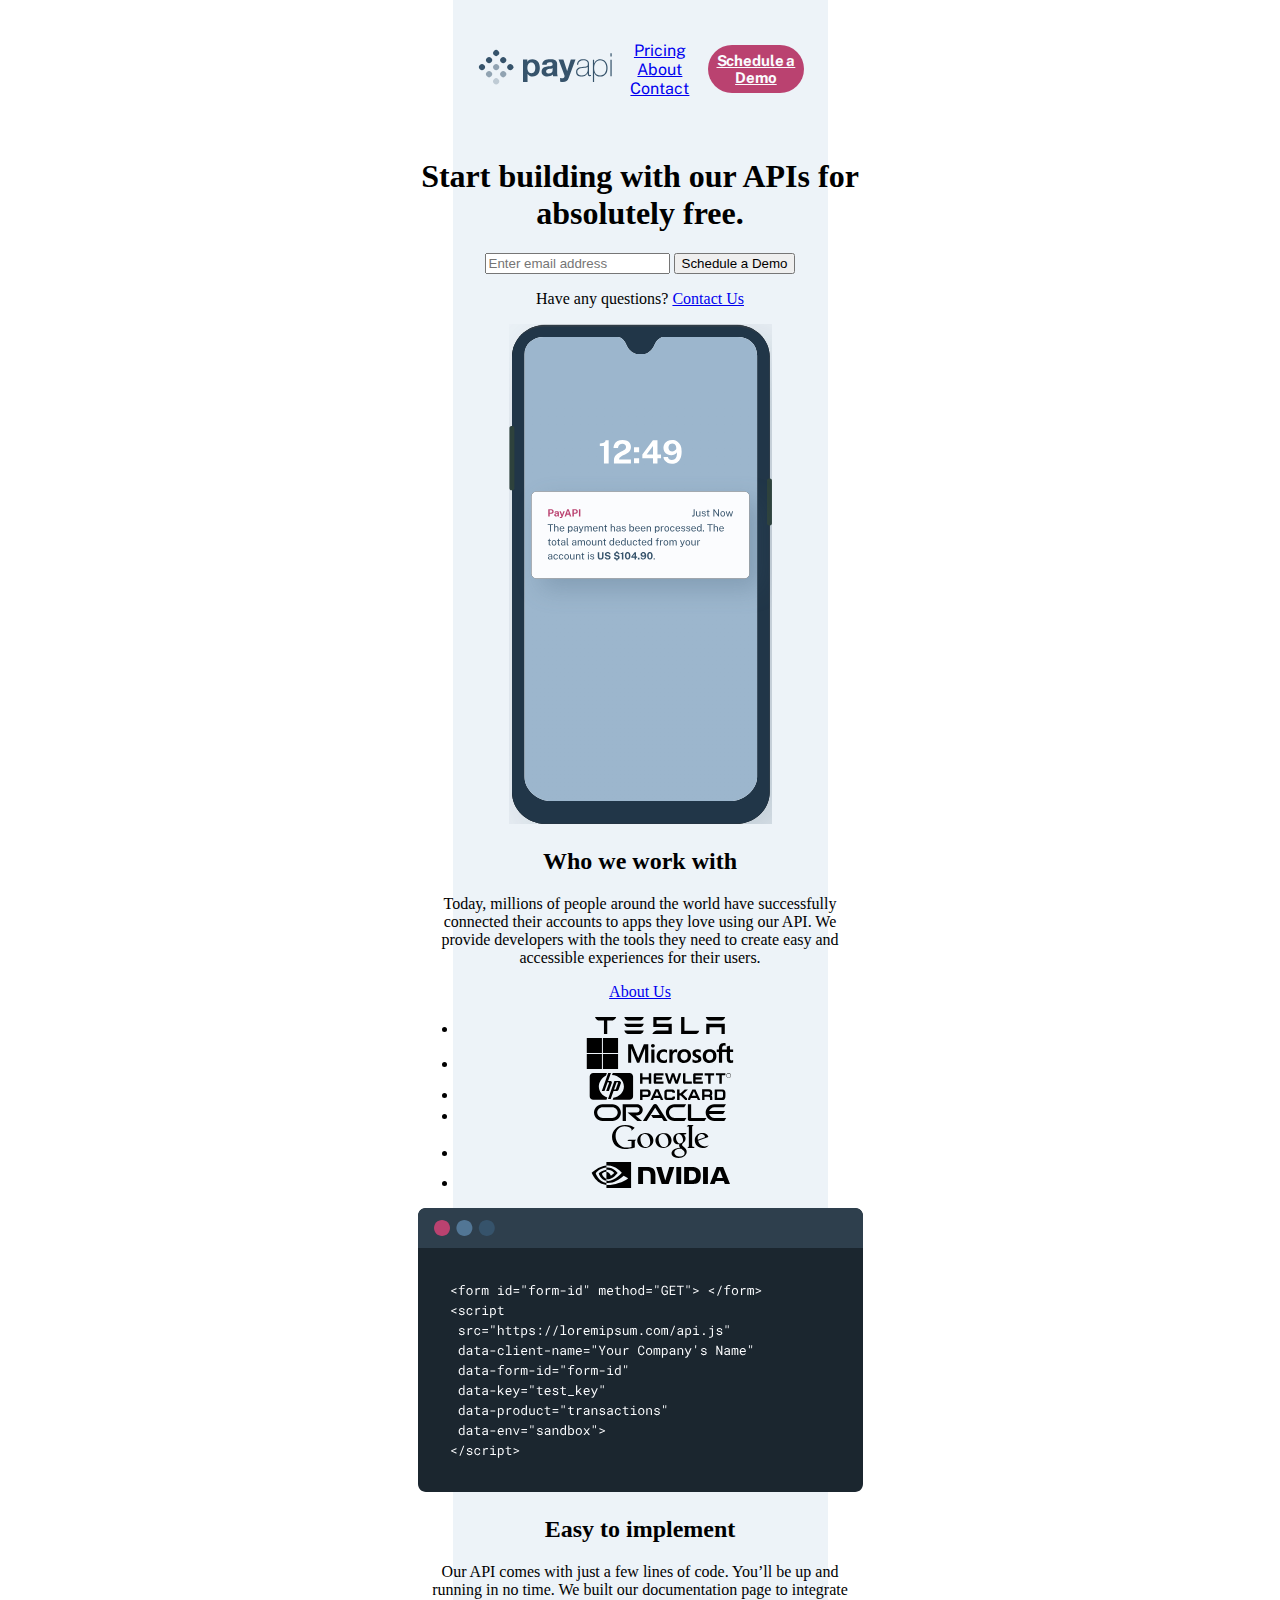
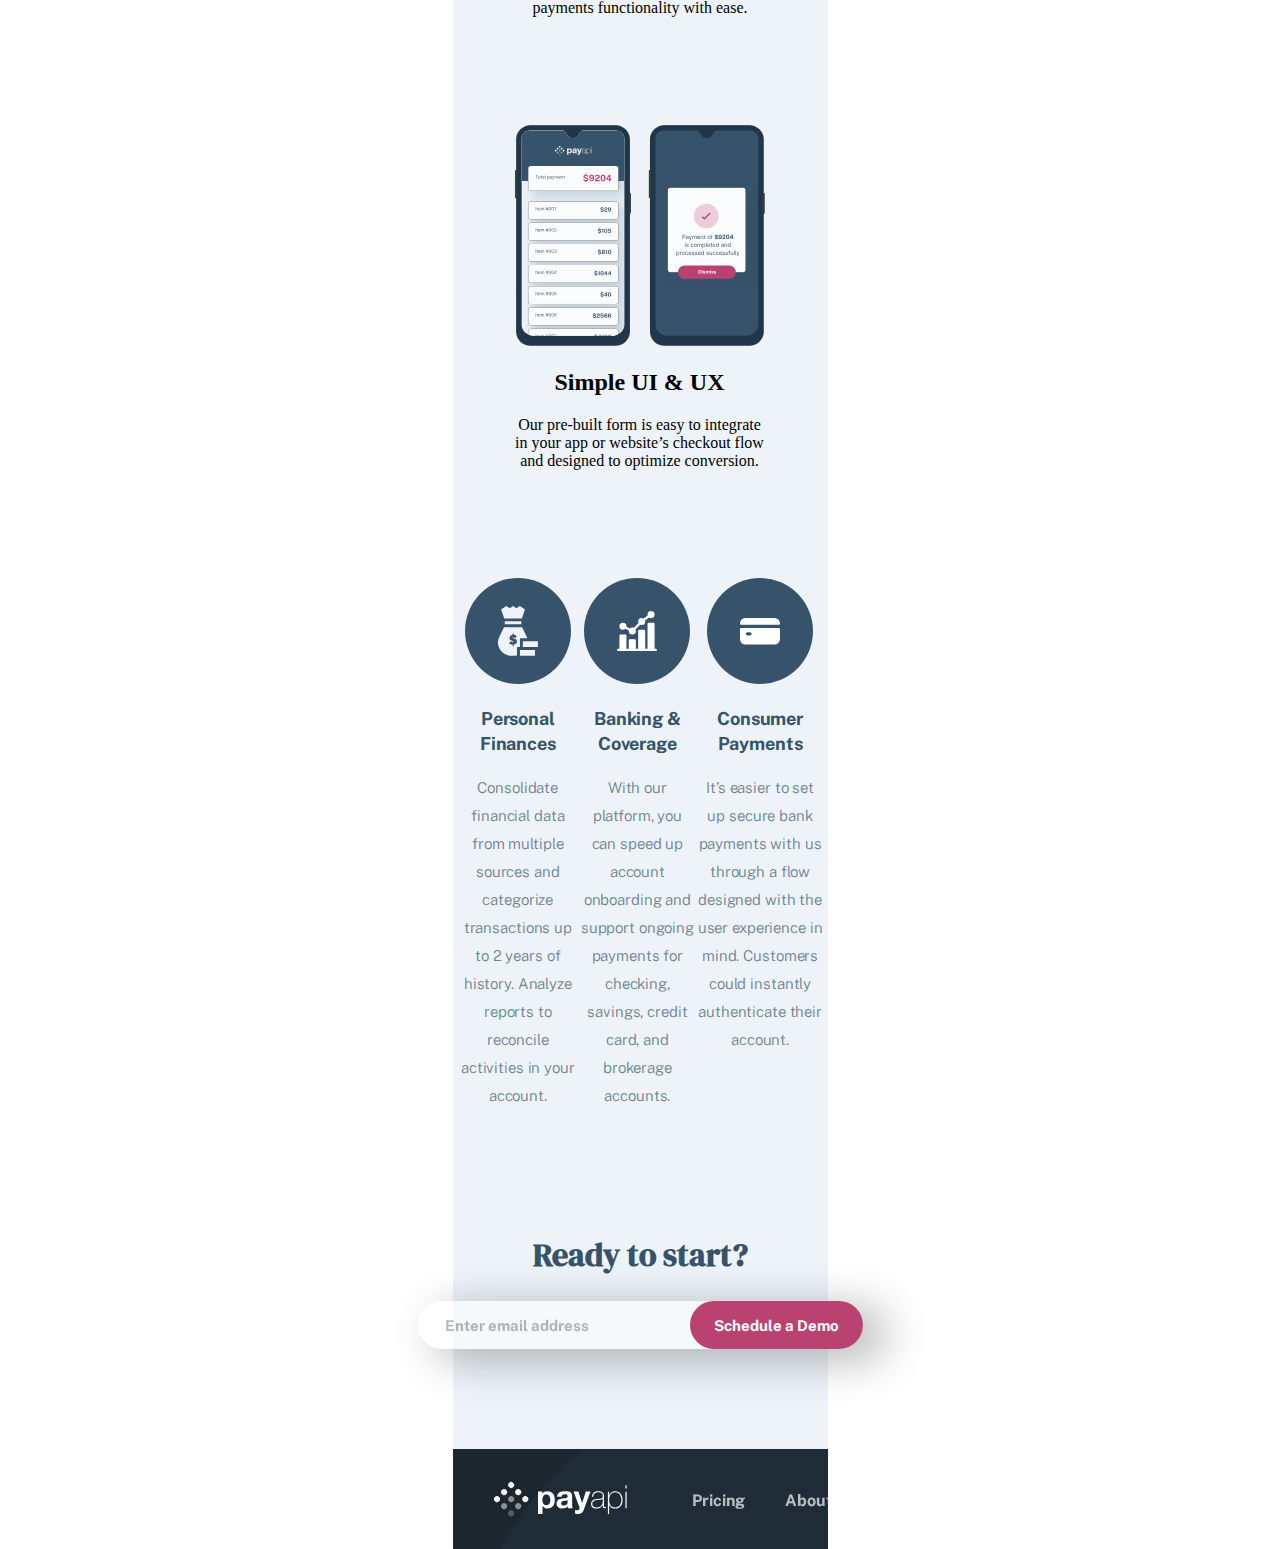
<file: index.html>
<!doctype html>
<html lang="en">
	<head>
		<meta charset="UTF-8" />
		<meta name="viewport" content="width=device-width, initial-scale=1.0" />
		<link rel="stylesheet" href="styles.css/variables.css" />
		<link rel="stylesheet" href="styles.css/style.css" />
		<link rel="stylesheet" href="styles.css/header.css" />
		<link rel="stylesheet" href="styles.css/readyToStart.css" />
		<link rel="stylesheet" href="styles.css/footer.css" />
		<link rel="stylesheet" href="styles.css/home.css" />
		<script src="task.js" defer></script>
		<title>Home | PayAPI</title>
	</head>
	<body>
		<div class="container home-page">
			<!--- Header start -->
			<header class="header">
				<nav class="nav" aria-label="Header navigation">
					<a href="./index.html" class="header-logo" aria-label="PayApi homepage">
						<svg
							width="135"
							height="38"
							xmlns="http://www.w3.org/2000/svg"
							aria-hidden="true"
						>
							<g fill="currentColor" fill-rule="evenodd">
								<path
									d="M50.544 33.934v-7.84h.064a5.36 5.36 0 002.128 1.84c.864.416 1.808.624 2.832.624 1.216 0 2.277-.235 3.184-.704a6.738 6.738 0 002.272-1.888 8.147 8.147 0 001.36-2.72 11.37 11.37 0 00.448-3.2c0-1.173-.15-2.299-.448-3.376-.299-1.077-.757-2.021-1.376-2.832a6.937 6.937 0 00-2.336-1.952c-.939-.49-2.059-.736-3.36-.736-1.024 0-1.963.203-2.816.608-.853.405-1.557 1.056-2.112 1.952h-.064v-2.112H46v22.336h4.544zm3.808-8.768c-.725 0-1.344-.15-1.856-.448a3.595 3.595 0 01-1.232-1.168 5.044 5.044 0 01-.672-1.68 9.192 9.192 0 01-.208-1.952c0-.683.064-1.344.192-1.984a4.98 4.98 0 01.656-1.696c.31-.49.715-.89 1.216-1.2.501-.31 1.125-.464 1.872-.464.725 0 1.339.155 1.84.464.501.31.912.715 1.232 1.216.32.501.55 1.072.688 1.712.139.64.208 1.29.208 1.952 0 .661-.064 1.312-.192 1.952-.128.64-.347 1.2-.656 1.68-.31.48-.715.87-1.216 1.168-.501.299-1.125.448-1.872.448zm15.882 3.392c1.024 0 2.027-.15 3.008-.448a5.921 5.921 0 002.56-1.568 6.52 6.52 0 00.32 1.6h4.608c-.213-.341-.363-.853-.448-1.536a17.288 17.288 0 01-.128-2.144v-8.608c0-1.003-.224-1.808-.672-2.416a4.603 4.603 0 00-1.728-1.424 7.733 7.733 0 00-2.336-.688 18.543 18.543 0 00-2.528-.176c-.917 0-1.83.09-2.736.272a7.809 7.809 0 00-2.448.912 5.448 5.448 0 00-1.792 1.696c-.47.704-.736 1.59-.8 2.656h4.544c.085-.896.384-1.536.896-1.92.512-.384 1.216-.576 2.112-.576.405 0 .784.027 1.136.08.352.053.661.16.928.32s.48.384.64.672c.16.288.24.677.24 1.168.021.47-.117.827-.416 1.072-.299.245-.704.432-1.216.56-.512.128-1.099.224-1.76.288-.661.064-1.333.15-2.016.256-.683.107-1.36.25-2.032.432a5.735 5.735 0 00-1.792.816c-.523.363-.95.848-1.28 1.456-.33.608-.496 1.381-.496 2.32 0 .853.144 1.59.432 2.208a4.17 4.17 0 001.2 1.536c.512.405 1.11.704 1.792.896a8.127 8.127 0 002.208.288zm1.696-3.008c-.363 0-.715-.032-1.056-.096a2.566 2.566 0 01-.896-.336 1.717 1.717 0 01-.608-.656c-.15-.277-.224-.619-.224-1.024 0-.427.075-.779.224-1.056.15-.277.347-.507.592-.688a2.98 2.98 0 01.864-.432c.33-.107.667-.192 1.008-.256.363-.064.725-.117 1.088-.16.363-.043.71-.096 1.04-.16.33-.064.64-.144.928-.24.288-.096.528-.23.72-.4v1.696c0 .256-.027.597-.08 1.024a3.428 3.428 0 01-.432 1.264c-.235.416-.597.773-1.088 1.072-.49.299-1.184.448-2.08.448zm13.962 8.384c1.557 0 2.773-.288 3.648-.864.874-.576 1.557-1.536 2.048-2.88L98.5 11.598h-4.704L90.18 22.926h-.064l-3.744-11.328H81.54l5.792 15.52c.128.32.192.661.192 1.024 0 .49-.144.939-.432 1.344-.288.405-.731.64-1.328.704-.448.021-.896.01-1.344-.032-.448-.043-.886-.085-1.312-.128v3.744c.469.043.933.08 1.392.112.458.032.922.048 1.392.048zm18.698-5.408c.789 0 1.514-.096 2.176-.288a6.581 6.581 0 001.776-.8c.522-.341.965-.73 1.328-1.168.362-.437.64-.901.832-1.392h.064v.864c0 .341.026.656.08.944.053.288.154.539.304.752.149.213.368.384.656.512.288.128.677.192 1.168.192.34 0 .672-.043.992-.128V26.99a5.835 5.835 0 01-.896.096c-.278 0-.491-.059-.64-.176a.961.961 0 01-.32-.464 2.357 2.357 0 01-.112-.64c-.011-.235-.016-.47-.016-.704v-9.568c0-1.259-.454-2.277-1.36-3.056-.907-.779-2.352-1.168-4.336-1.168-1.984 0-3.515.453-4.592 1.36-1.078.907-1.66 2.267-1.744 4.08h1.216c.085-1.472.58-2.57 1.488-3.296.906-.725 2.096-1.088 3.568-1.088.832 0 1.536.085 2.112.256.576.17 1.045.405 1.408.704.362.299.629.64.8 1.024.17.384.256.8.256 1.248 0 .576-.032 1.056-.096 1.44a1.64 1.64 0 01-.48.944c-.256.245-.635.437-1.136.576-.502.139-1.19.24-2.064.304l-1.888.16c-.662.064-1.35.17-2.064.32-.715.15-1.366.4-1.952.752a4.367 4.367 0 00-1.456 1.44c-.384.608-.576 1.392-.576 2.352 0 1.579.48 2.747 1.44 3.504.96.757 2.314 1.136 4.064 1.136zm.032-1.056c-1.344 0-2.4-.293-3.168-.88-.768-.587-1.152-1.488-1.152-2.704 0-.768.149-1.392.448-1.872.298-.48.688-.859 1.168-1.136a5.213 5.213 0 011.616-.592 20.778 20.778 0 011.792-.272l2.048-.192a16.93 16.93 0 002.032-.288c.608-.128 1.06-.373 1.36-.736v3.072c0 .213-.06.624-.176 1.232-.118.608-.39 1.237-.816 1.888-.427.65-1.046 1.227-1.856 1.728-.811.501-1.91.752-3.296.752zm12.49 6.56v-9.312h.063c.491 1.344 1.27 2.315 2.336 2.912 1.067.597 2.283.896 3.648.896 1.26 0 2.352-.213 3.28-.64a6.254 6.254 0 002.304-1.776c.608-.757 1.062-1.659 1.36-2.704.3-1.045.448-2.197.448-3.456 0-1.152-.149-2.25-.448-3.296-.298-1.045-.752-1.963-1.36-2.752a6.651 6.651 0 00-2.304-1.888c-.928-.47-2.02-.704-3.28-.704-.896 0-1.69.139-2.384.416a6.39 6.39 0 00-1.776 1.04c-.49.416-.885.87-1.184 1.36-.298.49-.512.939-.64 1.344h-.064v-3.776h-1.216V34.03h1.216zm6.047-6.56c-1.152 0-2.117-.208-2.896-.624a5.008 5.008 0 01-1.856-1.664c-.458-.693-.784-1.493-.976-2.4a13.637 13.637 0 01-.288-2.832c0-.981.107-1.925.32-2.832a7.152 7.152 0 011.04-2.416 5.407 5.407 0 011.872-1.696c.768-.427 1.696-.64 2.784-.64 1.11 0 2.054.219 2.832.656a5.599 5.599 0 011.904 1.728c.491.715.854 1.525 1.088 2.432.235.907.352 1.83.352 2.768 0 1.024-.122 1.99-.368 2.896-.245.907-.618 1.701-1.12 2.384a5.487 5.487 0 01-1.92 1.632c-.778.405-1.7.608-2.768.608zm11.498-18.88V5.294h-1.216V8.59h1.216zm0 19.552V11.694h-1.216v16.448h1.216z"
									fill-rule="nonzero"
								/>
								<g>
									<circle transform="rotate(45 19.142 5)" cx="19.142" cy="5" r="3" />
									<circle
										transform="rotate(45 26.213 12.071)"
										cx="26.213"
										cy="12.071"
										r="3"
									/>
									<circle
										transform="rotate(45 33.284 19.142)"
										cx="33.284"
										cy="19.142"
										r="3"
									/>
									<circle
										transform="rotate(45 12.071 12.071)"
										cx="12.071"
										cy="12.071"
										r="3"
									/>
									<circle
										opacity=".5"
										transform="rotate(45 19.142 19.142)"
										cx="19.142"
										cy="19.142"
										r="3"
									/>
									<circle
										opacity=".5"
										transform="rotate(45 26.213 26.213)"
										cx="26.213"
										cy="26.213"
										r="3"
									/>
									<circle transform="rotate(45 5 19.142)" cx="5" cy="19.142" r="3" />
									<circle
										opacity=".5"
										transform="rotate(45 12.071 26.213)"
										cx="12.071"
										cy="26.213"
										r="3"
									/>
									<circle
										opacity=".25"
										transform="rotate(45 19.142 33.284)"
										cx="19.142"
										cy="33.284"
										r="3"
									/>
								</g>
							</g>
						</svg>
					</a>
					<button
						class="menu-btn"
						id="openMenu"
						aria-label="Open menu"
						aria-controls="mobileMenu"
						aria-expanded="false"
					>
						<img src="assets/shared/mobile/menu.svg" alt="" aria-hidden="true" />
					</button>
					<div
						class="mobile-menu"
						id="mobileMenu"
						hidden
						role="dialog"
						aria-modal="true"
						aria-label="Mobile menu"
					>
						<button class="close-btn" id="closeMenu" aria-label="Close menu">
							<img src="assets/shared/mobile/close.svg" alt="" aria-hidden="true" />
						</button>
						<hr aria-hidden="true" />
						<a href="./pricing.html">Pricing</a>
						<a href="./about.html">About</a>
						<a href="./contact.html">Contact</a>
						<a href="./contact.html" class="cta">Schedule a Demo</a>
					</div>
					<div class="desktop-links">
						<div class="nav-links">
							<a href="./pricing.html">Pricing</a>
							<a href="./about.html">About</a>
							<a href="./contact.html">Contact</a>
						</div>
						<a href="./contact.html" class="cta">Schedule a Demo</a>
					</div>
				</nav>
			</header>
			<!--- Header end -->
			<!-- Main starts here -->
			<main>
				<!--- Section 1 start -->
				<section class="start-building">
					<header class="start-building__text">
						<h1>Start building with our APIs for absolutely free.</h1>
						<form action="#">
							<label class="visually-hidden" for="email">Email address</label>
							<input
								id="email"
								type="email"
								placeholder="Enter email address"
								autocomplete="email"
							/>
							<button type="submit">Schedule a Demo</button>
						</form>
						<p>Have any questions? <a href="#">Contact Us</a></p>
					</header>
					<div class="start-building__img-wrapper">
						<img
							src="./assets/home/desktop/illustration-phone-mockup-clipped.svg"
							alt="mobile screen"
							class="start-building__img"
						/>
					</div>
				</section>
				<!--- Section 1 end -->
				<!--- Section 2 start -->
				<section class="work-with home-page-middle">
					<header class="work-with__text">
						<h2>Who we work with</h2>
						<p>
							Today, millions of people around the world have successfully connected
							their accounts to apps they love using our API. We provide developers
							with the tools they need to create easy and accessible experiences for
							their users.
						</p>
						<a href="#">About Us</a>
					</header>
					<ul class="work-with__logos">
						<li>
							<svg
								width="131"
								height="17"
								xmlns="http://www.w3.org/2000/svg"
								aria-labelledby="logo-tesla-title"
							>
								<title id="logo-tesla-title">Tesla</title>
								<path
									d="M89.447.047v13.628h14.74c-.375 1.405-1.264 2.623-2.902 3.325h-15.16V.047h3.322zm-12.588 0c-.374 1.452-1.825 2.81-3.603 3.325H61.558l.047 3.372h15.16V17H57.347c.796-1.64 2.387-2.904 4.259-3.419H73.49V10.07H58.33V.047zM21.196 0v.047c-.371 1.503-1.623 2.912-3.386 3.381h-5.287l-.279.094V17H8.951V3.522l-.278-.094H3.386C1.67 3.052.37 1.55 0 .047L21.196 0zm108.586 6.744V17h-3.275v-6.837h-11.98V17h-3.275V6.744h18.53zM48.783 13.58c-.327 1.499-1.637 3.091-3.416 3.419H32.733c-1.778-.328-3.088-1.92-3.462-3.419zm0-6.884c-.327 1.499-1.637 3.09-3.416 3.419H32.733c-1.778-.375-3.088-1.92-3.462-3.419zM130.203 0c-.374 1.499-1.637 3.09-3.416 3.419h-12.634c-1.731-.375-3.041-1.92-3.416-3.419zm-81.42 0c-.327 1.499-1.637 3.09-3.416 3.419H32.733c-1.778-.375-3.088-1.92-3.462-3.419z"
									fill="currentColor"
								/>
							</svg>
						</li>
						<li>
							<svg
								width="148"
								height="31"
								xmlns="http://www.w3.org/2000/svg"
								aria-labelledby="logo-microsoft-title"
							>
								<title id="logo-microsoft-title">Microsoft</title>
								<path
									d="M15.922 16v15H.782V16h15.14zm16.149 0v15H16.93V16h15.14zm79.549-4.777c.457 0 .983.054 1.562.16.582.107 1.061.238 1.425.392l.05.021v2.858l-.13-.087a5.195 5.195 0 00-1.403-.642 5.593 5.593 0 00-1.607-.244c-.57 0-1.023.127-1.35.376-.323.248-.48.554-.48.936 0 .432.127.772.378 1.013.261.25.894.574 1.881.965 1.24.493 2.128 1.05 2.64 1.659.516.612.777 1.372.777 2.258 0 1.228-.486 2.232-1.444 2.985-.953.748-2.258 1.127-3.88 1.127-.525 0-1.13-.07-1.795-.205-.667-.135-1.232-.308-1.681-.512l-.049-.022v-3.014l.132.094a6.547 6.547 0 001.776.888c.639.208 1.222.313 1.733.313 1.38 0 2.05-.43 2.05-1.313 0-.31-.067-.561-.197-.745-.134-.187-.371-.38-.706-.572-.342-.195-.88-.443-1.603-.736-.86-.365-1.508-.723-1.928-1.065a3.28 3.28 0 01-.948-1.221c-.204-.465-.308-1.013-.308-1.63 0-1.187.482-2.168 1.431-2.916.944-.744 2.18-1.12 3.674-1.12zM137.763 5c.734 0 1.327.078 1.762.232l.055.02v2.656l-.117-.052a3.424 3.424 0 00-1.379-.31c-.623 0-1.111.198-1.453.586-.344.394-.519.983-.519 1.753v1.655h4.704V8.57l.059-.018 2.98-.9.106-.032v3.92h3.173v2.521h-3.172v6.205c0 .795.144 1.364.43 1.689.281.322.735.485 1.35.485.162 0 .373-.035.626-.105.25-.069.465-.161.637-.274l.13-.084v2.544l-.042.025c-.19.106-.51.206-.981.306a6.562 6.562 0 01-1.347.148c-2.62 0-3.95-1.409-3.95-4.189v-6.75h-4.703v10.622h-3.171V14.06h-2.21V11.54h2.21V9.72c0-.913.204-1.739.607-2.454a4.246 4.246 0 011.716-1.673c.733-.394 1.574-.593 2.5-.593zm-13.973 6.223c2.07 0 3.71.608 4.877 1.806 1.166 1.198 1.757 2.865 1.757 4.955 0 2.116-.63 3.833-1.873 5.102-1.243 1.27-2.953 1.913-5.082 1.913-2.043 0-3.694-.61-4.907-1.817-1.214-1.206-1.829-2.86-1.829-4.919 0-2.166.63-3.9 1.873-5.152 1.244-1.253 2.988-1.888 5.184-1.888zm-25.402 0c2.069 0 3.71.608 4.876 1.806 1.166 1.198 1.758 2.865 1.758 4.955 0 2.116-.63 3.833-1.873 5.102-1.243 1.27-2.953 1.913-5.082 1.913-2.043 0-3.694-.61-4.907-1.817-1.214-1.206-1.83-2.86-1.83-4.919 0-2.166.631-3.9 1.874-5.152 1.243-1.253 2.988-1.888 5.184-1.888zm-20.614 0c.56 0 1.148.062 1.75.186.606.123 1.093.286 1.45.483l.043.024V14.9l-.132-.094c-.95-.68-1.953-1.023-2.982-1.023-1.204 0-2.193.402-2.939 1.196-.748.797-1.127 1.876-1.127 3.208 0 1.324.364 2.376 1.082 3.126.716.748 1.703 1.128 2.932 1.128.443 0 .947-.097 1.501-.287a5.917 5.917 0 001.533-.788l.132-.095v2.833l-.042.023c-1.019.58-2.29.873-3.779.873-1.276 0-2.428-.277-3.425-.822a5.855 5.855 0 01-2.344-2.339c-.557-1.004-.839-2.144-.839-3.385 0-1.418.291-2.69.863-3.777a6.127 6.127 0 012.513-2.55c1.09-.6 2.372-.904 3.81-.904zm12.076.089c.523 0 .935.062 1.227.184l.05.021v3.117l-.13-.094c-.146-.103-.392-.201-.731-.292a3.724 3.724 0 00-.942-.136c-.833 0-1.515.355-2.026 1.056-.519.71-.781 1.648-.781 2.792v6.723h-3.133V11.54h3.133v2.276h.033c.293-.739.675-1.331 1.205-1.763a3.236 3.236 0 012.095-.741zm-21.42.228v13.143h-3.132V11.54h3.133zM46.77 6.343l5.458 13.622 5.624-13.622h4.425v18.34H59.08V10.57h-.103l-5.674 14.113h-2.267l-5.764-14.114h-.103v14.114h-3.005V6.343h4.605zm76.854 7.44c-1.134 0-2.033.382-2.673 1.136-.643.759-.97 1.85-.97 3.243 0 1.351.327 2.414.97 3.16.64.742 1.547 1.119 2.698 1.119 1.158 0 2.044-.37 2.633-1.098.593-.733.894-1.83.894-3.257 0-1.41-.32-2.492-.95-3.217-.627-.72-1.503-1.086-2.602-1.086zm-25.402 0c-1.134 0-2.033.382-2.672 1.136-.644.759-.97 1.85-.97 3.243 0 1.351.325 2.414.969 3.16.64.742 1.547 1.119 2.698 1.119 1.158 0 2.044-.37 2.632-1.098.594-.733.894-1.83.894-3.257 0-1.41-.32-2.492-.95-3.217-.627-.72-1.502-1.086-2.601-1.086zM15.922 0v15H.782V0h15.14zM32.07 0v15H16.93V0h15.14zm34.825 5.941c.543 0 1.001.178 1.362.53.362.353.546.782.546 1.276 0 .503-.189.929-.56 1.264-.37.334-.823.503-1.347.503-.525 0-.976-.17-1.341-.503a1.646 1.646 0 01-.554-1.264c0-.512.189-.945.56-1.29.369-.343.819-.516 1.334-.516z"
									fill="currentColor"
								/>
							</svg>
						</li>
						<li>
							<svg
								width="142"
								height="27"
								xmlns="http://www.w3.org/2000/svg"
								aria-labelledby="logo-hewlett-packard-title"
							>
								<title id="logo-hewlett-packard-title">Hewlett Packard</title>
								<path
									d="M69.493 16.373L74.305 27h-2.478l-.868-1.923h-6.086L64.015 27h-2.572l4.907-10.627h3.143zm50.612 0c1.715 0 3.191 1.202 3.191 3.366 0 1.923-.38 2.644-.953 3.126.762.384.953 1.297.953 1.922v2.211h-2.286v-1.922c0-.433-.477-1.203-1.43-1.203h-4.095V27h-2.382V16.373zm-29.566.01v3.984h1.046l4.138-3.984h3.234l-5.09 4.991 4.233 4.224v1.392h-1.808l-4.517-4.416H90.54v4.416h-2.427V16.383h2.427zm-31.815.006c1.282 0 3.04.815 3.04 3.835 0 2.973-1.616 3.787-3.041 3.787h-5.226v2.973h-2.423V16.389zm74.75.002c1.995 0 2.945 1.39 2.945 3.259v3.237c-.012 1.508-.265 4.094-2.992 4.094h-7.74v-10.59zm-26.99.003l4.797 10.585h-2.47l-.865-1.916h-6.067l-.854 1.916h-1.899v-1.485l4.225-9.1h3.133zm-22.863.006c1.518.047 2.418 1.627 2.418 2.536v.908H83.62c-.049-.479-.475-1.195-.854-1.195h-4.175c-.947 0-.805.956-.805.956v4.21c0 .766.474.957.759.957h4.126c.9 0 .997-.765.997-1.244h2.37v.957c0 1.58-1.09 2.488-2.417 2.488h-5.787c-1.803 0-2.467-1.388-2.467-2.488v-5.598c0-1.195 1.28-2.487 2.419-2.487zM40.52 0c1.97 0 3.567 1.58 3.567 3.57v19.72a3.6 3.6 0 01-1.046 2.539 3.537 3.537 0 01-2.52 1.044H23.662l.718-2.17c5.98-.888 10.545-5.597 10.545-11.273 0-6.106-5.283-11.094-11.929-11.409L23.76 0h16.76zM17.886 0l-.855 2.4c-4.115 2.205-7.199 6.638-7.199 11.03 0 4.998 3.55 9.408 8.488 11.01l-.861 2.433H4.252c-1.965 0-3.558-1.625-3.558-3.61V3.598C.693 1.614 2.285.004 4.252.001h13.634zm11.91 7.902c1.328 0 2.705.698 1.993 2.605l-2.041 5.677c-.38 1.07-.712 1.815-2.706 1.815h-2.495L21.727 26H19.02l6.36-18.098zm103.062 10.694h-4.75v6.18h4.56c.854 0 1.329-.814 1.329-1.724v-3.02c.049-.669-.426-1.436-1.14-1.436zm-64.937-.252l-2.048 4.52h4.049l-2.001-4.52zm36.997.014l-2.042 4.502h4.074l-2.032-4.502zm-46.907.236h-4.514v3.212h4.656c1.046 0 1.046-1.102 1.046-1.581v-.07c-.003-.512-.054-1.56-1.188-1.56zm61.568-.009h-4.095v3.077h4.382c.905 0 1.143-1.106 1.143-1.634 0-.53-.238-1.443-1.43-1.443zM21.934 0l-2.838 7.947h1.609c1.655 0 2.507.696 2.081 2.086-.426 1.39-2.838 7.969-2.838 7.969h-2.79l2.79-7.784c.094-.464.094-.88-.472-.88h-.852l-3.121 8.664h-2.697V18L19.191 0h2.743zM28.8 9.298h-1.187l-2.574 7.305h1.197c.475 0 .712-.512.76-.791.003-.017.012-.051.028-.102l.063-.198c.146-.442.447-1.301.77-2.213l.177-.5c.505-1.419 1.003-2.803 1.003-2.803.142-.372.19-.698-.237-.698zM78.28.156l2.241 7.264L82.904.204h2.287l2.382 7.216 2.24-7.264h2.43l-3.43 10.632h-1.43c-.715-.001-1.405-1.083-1.549-1.612L84.048 3.62l-2.335 7.168h-1.477c-.715 0-1.335-1.106-1.478-1.635L75.85.156h2.43zm58.079.002V2.37h-3.548v8.413h-2.428V2.37h-3.5V.158h9.476zM74.48.167v2.21h-7.325v1.968h6.088v2.208h-6.088v2.016h7.325v2.207h-8.228c-.952 0-1.522-.768-1.522-1.392V1.751c0-.96.57-1.584 1.664-1.584h8.086zm50.658-.002v2.21h-3.545v8.401h-2.425V2.375h-3.497V.165h9.467zm-11.244.006v2.206h-7.32v1.967h6.084V6.55h-6.084v2.015h7.32v2.206h-8.223c-.952 0-1.522-.767-1.522-1.391V1.755c0-.96.57-1.584 1.664-1.584h8.08zM53.497.174v4.17h6.319V.175h2.423v10.595h-2.423v-4.22h-6.32v4.22h-2.422V.174h2.423zm42.929.004V8.56h6.41v2.204h-7.123c-1.092 0-1.71-.766-1.71-1.58V.177h2.423zm43.216-.084c.627-.01 1.23.24 1.669.692.458.462.689 1.021.689 1.677.01.634-.24 1.243-.69 1.686a2.26 2.26 0 01-1.668.699 2.244 2.244 0 01-1.665-.699 2.317 2.317 0 01-.683-1.686 2.3 2.3 0 01.69-1.677 2.255 2.255 0 011.658-.692zm.001.32c-.56 0-1.036.2-1.431.602-.394.399-.59.881-.59 1.446-.01.546.202 1.073.587 1.457a1.93 1.93 0 001.433.602c.54.009 1.06-.21 1.434-.602.394-.402.59-.887.59-1.457 0-.565-.196-1.047-.59-1.446a1.941 1.941 0 00-1.433-.602z"
									fill="currentColor"
								/>
							</svg>
						</li>
						<li>
							<svg
								width="133"
								height="17"
								xmlns="http://www.w3.org/2000/svg"
								aria-labelledby="logo-oracle-title"
							>
								<title id="logo-oracle-title">Oracle</title>
								<path
									d="M57.081 11.06h8.737l-4.62-7.351-8.479 13.29h-3.858L59.174 1.036A2.445 2.445 0 0161.198 0c.802 0 1.55.376 1.984 1.008L73.536 17h-3.859l-1.82-2.97H59.01l-1.93-2.97zm40.084 2.97V.16h-3.274v15.226c0 .417.163.82.475 1.129.313.309.734.484 1.196.484h14.933l1.93-2.97h-15.26zM42.99 11.543c3.18 0 5.762-2.54 5.762-5.684 0-3.145-2.582-5.698-5.762-5.698H28.665V17h3.273V3.131h10.835a2.734 2.734 0 012.745 2.729 2.733 2.733 0 01-2.745 2.727l-9.231-.013L43.317 17h4.756l-6.577-5.456h1.495zM8.514 17C3.814 17 0 13.237 0 8.587S3.814.161 8.514.161h9.896c4.701 0 8.513 3.776 8.513 8.426S23.11 17 18.41 17H8.514zm9.676-2.97c3.045 0 5.512-2.433 5.512-5.443s-2.467-5.456-5.512-5.456H8.733c-3.044 0-5.511 2.446-5.511 5.456 0 3.01 2.467 5.443 5.511 5.443h9.457zM80.37 17c-4.7 0-8.519-3.763-8.519-8.413S75.67.161 80.371.161h11.754l-1.917 2.97h-9.62c-3.043 0-5.516 2.446-5.516 5.456 0 3.01 2.473 5.443 5.516 5.443h11.808L90.466 17H80.371zm40.044-2.97c-2.513 0-4.647-1.666-5.299-3.965h13.996l1.929-2.97h-15.925c.652-2.284 2.786-3.964 5.3-3.964h9.606l1.943-2.97h-11.767c-4.702 0-8.52 3.776-8.52 8.426s3.818 8.412 8.52 8.412h10.096l1.929-2.97h-11.808z"
									fill="currentColor"
								/>
							</svg>
						</li>
						<li>
							<svg
								width="97"
								height="33"
								xmlns="http://www.w3.org/2000/svg"
								aria-labelledby="logo-google-title"
							>
								<title id="logo-google-title">Google</title>
								<path
									d="M74.618 8l-1.331 1.376h-1.77c1.45 1.274 2.086 2.635 2.086 4.217 0 2.306-1.259 3.462-2.15 4.243-.163.15-.598.462-.85.736-.142.168-.531.613-.531 1.285 0 .47.151.869.931 1.496 2.654 2.055 3.702 3.246 3.702 5.42 0 3.085-2.836 6.227-8.313 6.227-4.625 0-6.827-2.338-6.827-4.714 0-2.713 2.434-5.238 8.49-5.619-.64-.75-.942-1.237-.942-2.104.001-.589.244-1.197.244-1.197h-.89c-3.52 0-5.226-2.777-5.226-5.238C61.241 10.895 63.635 8 68.06 8h6.558zM68.59 23.664c-4.543.065-6.2 1.836-6.2 3.894 0 2.485 2.417 4.006 5.579 4.006 2.88 0 4.658-1.554 4.658-3.535 0-1.442-.808-2.25-2.103-3.31-.557-.439-1.353-1.027-1.353-1.027s-.243-.028-.58-.028zM13.512 0c4.22 0 7.172 1.284 9.21 2.636L19.5 5.794V3.891c-1.719-1.527-3.64-2.623-6.942-2.623-5.219 0-8.96 3.966-8.96 9.621 0 5.766 4.136 11.67 11.172 11.67 1.736 0 3.406-.23 4.729-.646V16.08h-4.24l1.42-1.38h7.56l-1.113 1.09c-.206.186-.344.398-.344.706v6.027C19.25 23.485 16.197 24 12.757 24 5.66 24 .015 19.425.015 11.83.015 6.492 4.249 0 13.512 0zm20.227 8c4.6.001 7.658 3.606 7.658 7.318 0 3.985-3.129 7.682-8.23 7.682-5.302 0-7.919-4.014-7.919-7.394C25.248 11.69 28.497 8 33.74 8zm47.873-8l-1.16 1.14a.878.878 0 00-.306.69v19.09c0 .41.295.831.79.89l1.844.227-.98.963h-6.425l1.177-1.154c.193-.197.283-.388.283-.669V1.403h-2.13L76.132 0h5.48zm8.66 8c3.852 0 5.528 1.987 6.123 3.96L86.1 15.833c.983 3.597 3.792 5.554 6.706 5.554 1.534 0 2.688-.436 4.103-1.1-.75.933-1.776 1.676-2.844 2.134-.995.425-2.057.579-3.346.579-5.172 0-7.94-3.978-7.94-7.798C82.78 10.576 86.638 8 90.27 8zM51.906 8c4.6.001 7.658 3.606 7.658 7.318 0 3.985-3.13 7.682-8.23 7.682-5.302 0-7.919-4.014-7.919-7.394C43.416 11.69 46.665 8 51.907 8zM32.87 9.076c-.6 0-1.514.114-2.49.715-1.194.802-1.952 1.891-1.952 4.122 0 2.24.79 4.533 1.597 5.766.918 1.34 2.143 2.36 3.897 2.36h.069c.684-.015 4.221-.29 4.221-5.017 0-3.308-1.646-7.946-5.342-7.946zm18.168 0c-.6 0-1.515.114-2.49.715-1.194.802-1.952 1.891-1.952 4.122 0 2.24.79 4.533 1.597 5.766.917 1.34 2.143 2.36 3.897 2.36h.069c.684-.015 4.221-.29 4.221-5.017 0-3.308-1.646-7.946-5.342-7.946zm15.801-.047c-1.547 0-2.848 1.2-2.848 3.458 0 2.5 1.17 4.603 2.348 5.392.53.375 1.157.526 1.68.526 1.067 0 3.04-.718 3.04-3.344 0-2.432-1.254-4.398-2.039-5.13-.708-.609-1.378-.902-2.18-.902zm22.758.03c-1.288 0-3.9.898-3.9 4.26 0 .801.172 1.543.172 1.543l6.328-2.382c.503-.185.758-.384.758-.762 0-1.168-1.41-2.66-3.358-2.66z"
									fill="currentColor"
								/>
							</svg>
						</li>
						<li>
							<svg
								width="139"
								height="26"
								xmlns="http://www.w3.org/2000/svg"
								aria-labelledby="logo-nvidia-title"
							>
								<title id="logo-nvidia-title">Nvidia</title>
								<path
									d="M40.086 0v26H15.427v-3.053c.522.058 1.043.087 1.594.087 5.708 0 15.777-2.908 20.095-6.525-.638-.637-3.724-2.098-4.477-2.706-4.55 3.907-9.243 7.22-15.734 7.22-.493 0-1-.044-1.492-.101v-2.17c.594.1 1.188.158 1.796.158 6.969 0 13.662-8.13 13.662-8.13s-5.838-7.626-14.777-7.322l-.696.043V0h24.688zM15.413 3.501l-.001 1.909-.014.001v.001l-.37.034c-6.73.69-10.15 5.567-10.275 5.748-.003.005 2.706 8.744 10.645 9.728v2.025C4.576 21.934.722 10.794.722 10.794s6.81-6.656 14.69-7.293zM90.19 5.03V22h-4.854V5.029h4.854zm9.78 0c3.876 0 6.47.46 8.249 2.833 1.005 1.323 1.574 3.452 1.574 5.84 0 2.603-.67 4.99-1.72 6.069C106.6 21.31 105.23 22 101.033 22h-7.87V5.029zm-29.558 0l3.877 13.447L78.341 5.03h4.955L77.699 22h-6.995L65.165 5.029h5.247zm46.508 0V22h-4.854V5.029h4.854zM56.07 5c4.16.03 8.351 1.013 8.351 7.607v9.378h-4.751v-7.752c0-2.374-.306-3.682-1.079-4.488-.597-.633-1.472-.935-2.725-.935l-3.819-.014v13.189h-4.897V5zm76.094.028L139 21.97h-5.203l-1.02-2.991h-8.016l-1.079 3.006h-4.78l6.777-16.957h6.486zM15.398 7.755v2.026h-.014c-2.507-.304-4.477 2.04-4.477 2.04l.008.027c.106.351 1.272 3.978 4.483 5.066v1.852c-5.998-1.071-7.664-7.307-7.664-7.307l.07-.074.089-.089c.663-.656 3.376-3.091 7.505-3.54zm84.659.956h-2.084v9.65h2.084c3.031 0 4.984-1.352 4.984-4.832 0-3.48-1.953-4.818-4.984-4.818zm-73.315 2.198l-.019.027-.099.131c-.743.976-4.891 6.15-9.313 6.15-.652 0-1.29-.1-1.898-.303V9.795c2.506.304 3.013 1.404 4.506 3.907l3.346-2.807s-2.448-3.198-6.563-3.198a9.832 9.832 0 00-1.304.058V5.412h.015l-.001-.002.334-.019c.116-.005.232-.009.348-.009 6.432-.202 10.648 5.527 10.648 5.527zm102.085-2.788l-3.032 7.94h5.976l-2.944-7.94z"
									fill="currentColor"
								/>
							</svg>
						</li>
					</ul>
				</section>
				<!--- Section 2 end -->
				<!--- Section 3 start -->
				<section class="easy-implement">
					<div class="easy-implement__img-wrapper">
						<img
							src="./assets/home/desktop/illustration-easy-to-implement 1-clip2.svg"
							alt="macOS screenshot"
						/>
					</div>
					<header class="easy-implement__text">
						<h2>Easy to implement</h2>
						<p>
							Our API comes with just a few lines of code. You’ll be up and running
							in no time. We built our documentation page to integrate payments
							functionality with ease.
						</p>
					</header>
				</section>
				<!--- Section 3 end -->
				<!--- Section 4 start -->
				<section class="simple">
					<div class="simple__img-wrapper">
						<img
							src="./assets/home/desktop/illustration-simple-ui 1-clipped.svg"
							alt="PayAPI mobile dashboard interface"
						/>
					</div>
					<header class="simple__text">
						<h2>Simple UI & UX</h2>
						<p>
							Our pre-built form is easy to integrate in your app or website’s
							checkout flow and designed to optimize conversion.
						</p>
					</header>
				</section>
				<!--- Section 4 end -->
				<!--- Section 5 start -->
				<section class="finances">
					<div>
						<svg
							width="106"
							height="106"
							xmlns="http://www.w3.org/2000/svg"
							xmlns:xlink="http://www.w3.org/1999/xlink"
							viewBox="0 0 106 106"
							aria-hidden="true"
							focusable="false"
						>
							<defs>
								<circle id="a" cx="53" cy="53" r="53" />
							</defs>
							<g fill="none" fill-rule="evenodd">
								<use fill="#36536B" xlink:href="#a" />
								<path
									d="M57.158 49.162l4.668 9.803c.198.417.373.84.526 1.266h-7.404v8.74h-2.913v8.58c-.671.104-1.355.158-2.044.158h-3.874a13.04 13.04 0 01-11.083-6.11 13.04 13.04 0 01-.751-12.634l4.668-9.803h18.207zm12.84 22.72v5.827h-15.05v-5.826h15.05zm2.913-8.738v5.826H57.86v-5.826h15.05zm-24.193-7.67h-1.073v1.36c-.42.046-.816.149-1.187.31a3.235 3.235 0 00-.973.647c-.277.27-.496.591-.657.964-.161.373-.242.801-.242 1.286 0 .35.047.66.141.93.094.27.24.51.436.721.197.211.447.4.751.566.304.166.666.321 1.087.465.277.099.554.184.832.256v1.185a4.597 4.597 0 01-.946-.235 7.616 7.616 0 01-.812-.344 7.95 7.95 0 01-.778-.431l-1.127 2.304a7.56 7.56 0 001.637.714c.608.189 1.22.31 1.838.364v1.657h1.073v-1.63c.411-.027.81-.101 1.194-.222a3.16 3.16 0 001.026-.54c.3-.237.542-.543.725-.916.183-.372.275-.823.275-1.353 0-.45-.067-.831-.201-1.146a2.207 2.207 0 00-.577-.802c-.25-.22-.552-.41-.906-.572a9.753 9.753 0 00-1.187-.445 4.053 4.053 0 01-.282-.087 2.369 2.369 0 00-.255-.075v-1.212c.25.045.499.11.745.195s.467.178.664.276c.233.108.447.225.644.35l1.127-2.169c-.188-.09-.394-.186-.617-.29a10.002 10.002 0 00-.718-.296 8.356 8.356 0 00-.798-.249 6.53 6.53 0 00-.859-.162v-1.374zm-.188 7.734c.18.072.322.155.43.249a.427.427 0 01.16.33c0 .117-.044.211-.134.283-.09.072-.24.117-.456.135zm-.697-4.056v1.024a1.259 1.259 0 01-.403-.236.436.436 0 01-.134-.33c0-.26.18-.413.537-.458zm8.474-15.816v2.913H39.801v-2.913h16.506zM54.851 28l5.143 3.38-3.103 9.043H39.218l-3.104-9.044L41.257 28l3.399 2.233L48.054 28l3.399 2.233L54.85 28z"
									fill="#EDF3F8"
									fill-rule="nonzero"
								/>
							</g>
						</svg>
						<h3>Personal Finances</h3>
						<p>
							Consolidate financial data from multiple sources and categorize
							transactions up to 2 years of history. Analyze reports to reconcile
							activities in your account.
						</p>
					</div>
					<div>
						<svg
							width="106"
							height="106"
							xmlns="http://www.w3.org/2000/svg"
							xmlns:xlink="http://www.w3.org/1999/xlink"
							viewBox="0 0 106 106"
							aria-hidden="true"
							focusable="false"
						>
							<defs>
								<circle id="b" cx="53" cy="53" r="53" />
							</defs>
							<g fill="none" fill-rule="evenodd">
								<use fill="#36536B" xlink:href="#b" />
								<path
									d="M69.406 44.719c.648 0 1.172.524 1.172 1.172v24.765h1.25a1.171 1.171 0 110 2.344H34.172a1.171 1.171 0 110-2.344h1.25V57.61c0-.647.524-1.172 1.172-1.172h4.687c.648 0 1.172.525 1.172 1.172v13.047h2.344v-8.36c0-.647.524-1.171 1.172-1.171h4.687c.648 0 1.172.524 1.172 1.172v8.36h2.344V52.921c0-.648.524-1.172 1.172-1.172h4.687c.648 0 1.172.524 1.172 1.172v17.734h2.344V45.891c0-.648.524-1.172 1.172-1.172zM67.062 33a3.52 3.52 0 013.516 3.516 3.52 3.52 0 01-3.516 3.515c-.72 0-1.388-.219-1.946-.591l-4.088 3.066c.103.33.175.676.175 1.04a3.52 3.52 0 01-3.516 3.517 3.473 3.473 0 01-1.506-.353l-4.705 4.706c.22.458.352.965.352 1.506a3.52 3.52 0 01-3.516 3.516 3.52 3.52 0 01-3.515-3.516c0-.146.026-.285.043-.426l-3.469-1.734a3.498 3.498 0 01-2.434.988 3.52 3.52 0 01-3.515-3.516 3.52 3.52 0 013.516-3.515 3.52 3.52 0 013.515 3.515c0 .146-.026.285-.043.426l3.469 1.735a3.498 3.498 0 012.434-.989c.54 0 1.047.133 1.506.353l4.705-4.706a3.473 3.473 0 01-.352-1.506 3.52 3.52 0 013.516-3.516c.72 0 1.388.22 1.946.592l4.088-3.066a3.463 3.463 0 01-.175-1.041A3.52 3.52 0 0167.063 33z"
									fill="#FFF"
									fill-rule="nonzero"
								/>
							</g>
						</svg>
						<h3>Banking & Coverage</h3>
						<p>
							With our platform, you can speed up account onboarding and support
							ongoing payments for checking, savings, credit card, and brokerage
							accounts.
						</p>
					</div>
					<div>
						<svg
							width="106"
							height="106"
							xmlns="http://www.w3.org/2000/svg"
							xmlns:xlink="http://www.w3.org/1999/xlink"
							viewBox="0 0 106 106"
							aria-hidden="true"
							focusable="false"
						>
							<defs>
								<circle id="c" cx="53" cy="53" r="53" />
							</defs>
							<g fill="none" fill-rule="evenodd">
								<use fill="#36536B" xlink:href="#c" />
								<path
									d="M72.01 49.948c.518 0 .938.42.938.937v10.339a5.39 5.39 0 01-5.39 5.39H38.39A5.39 5.39 0 0133 61.225V50.885c0-.517.42-.937.938-.937zm-29.036 4.219h-2.5a1.64 1.64 0 100 3.28h2.5a1.64 1.64 0 100-3.28zM67.557 40a5.39 5.39 0 015.391 5.39v.34c0 .517-.42.937-.938.937H33.937a.938.938 0 01-.937-.938v-.338A5.39 5.39 0 0138.39 40z"
									fill="#FFF"
									fill-rule="nonzero"
								/>
							</g>
						</svg>
						<h3>Consumer Payments</h3>
						<p>
							It’s easier to set up secure bank payments with us through a flow
							designed with the user experience in mind. Customers could instantly
							authenticate their account.
						</p>
					</div>
				</section>
				<!--- Section 5 end -->
				<!--- Section 6 start -->
				<section class="ready-section">
					<h3>Ready to start?</h3>
					<form>
						<input type="email" class="email" placeholder="Enter email address" />
						<button class="demobutton">Schedule a Demo</button>
					</form>
				</section>
				<!--- Section 6 end -->
			</main>
			<!-- Main ends here -->
			<!-- Footer starts here -->
			<footer class="footer">
				<nav class="footernav">
					<a href="./index.html" class="footer-logo">
						<svg width="135" height="38" xmlns="http://www.w3.org/2000/svg">
							<g fill="currentColor" fill-rule="evenodd">
								<path
									d="M50.544 33.934v-7.84h.064a5.36 5.36 0 002.128 1.84c.864.416 1.808.624 2.832.624 1.216 0 2.277-.235 3.184-.704a6.738 6.738 0 002.272-1.888 8.147 8.147 0 001.36-2.72 11.37 11.37 0 00.448-3.2c0-1.173-.15-2.299-.448-3.376-.299-1.077-.757-2.021-1.376-2.832a6.937 6.937 0 00-2.336-1.952c-.939-.49-2.059-.736-3.36-.736-1.024 0-1.963.203-2.816.608-.853.405-1.557 1.056-2.112 1.952h-.064v-2.112H46v22.336h4.544zm3.808-8.768c-.725 0-1.344-.15-1.856-.448a3.595 3.595 0 01-1.232-1.168 5.044 5.044 0 01-.672-1.68 9.192 9.192 0 01-.208-1.952c0-.683.064-1.344.192-1.984a4.98 4.98 0 01.656-1.696c.31-.49.715-.89 1.216-1.2.501-.31 1.125-.464 1.872-.464.725 0 1.339.155 1.84.464.501.31.912.715 1.232 1.216.32.501.55 1.072.688 1.712.139.64.208 1.29.208 1.952 0 .661-.064 1.312-.192 1.952-.128.64-.347 1.2-.656 1.68-.31.48-.715.87-1.216 1.168-.501.299-1.125.448-1.872.448zm15.882 3.392c1.024 0 2.027-.15 3.008-.448a5.921 5.921 0 002.56-1.568 6.52 6.52 0 00.32 1.6h4.608c-.213-.341-.363-.853-.448-1.536a17.288 17.288 0 01-.128-2.144v-8.608c0-1.003-.224-1.808-.672-2.416a4.603 4.603 0 00-1.728-1.424 7.733 7.733 0 00-2.336-.688 18.543 18.543 0 00-2.528-.176c-.917 0-1.83.09-2.736.272a7.809 7.809 0 00-2.448.912 5.448 5.448 0 00-1.792 1.696c-.47.704-.736 1.59-.8 2.656h4.544c.085-.896.384-1.536.896-1.92.512-.384 1.216-.576 2.112-.576.405 0 .784.027 1.136.08.352.053.661.16.928.32s.48.384.64.672c.16.288.24.677.24 1.168.021.47-.117.827-.416 1.072-.299.245-.704.432-1.216.56-.512.128-1.099.224-1.76.288-.661.064-1.333.15-2.016.256-.683.107-1.36.25-2.032.432a5.735 5.735 0 00-1.792.816c-.523.363-.95.848-1.28 1.456-.33.608-.496 1.381-.496 2.32 0 .853.144 1.59.432 2.208a4.17 4.17 0 001.2 1.536c.512.405 1.11.704 1.792.896a8.127 8.127 0 002.208.288zm1.696-3.008c-.363 0-.715-.032-1.056-.096a2.566 2.566 0 01-.896-.336 1.717 1.717 0 01-.608-.656c-.15-.277-.224-.619-.224-1.024 0-.427.075-.779.224-1.056.15-.277.347-.507.592-.688a2.98 2.98 0 01.864-.432c.33-.107.667-.192 1.008-.256.363-.064.725-.117 1.088-.16.363-.043.71-.096 1.04-.16.33-.064.64-.144.928-.24.288-.096.528-.23.72-.4v1.696c0 .256-.027.597-.08 1.024a3.428 3.428 0 01-.432 1.264c-.235.416-.597.773-1.088 1.072-.49.299-1.184.448-2.08.448zm13.962 8.384c1.557 0 2.773-.288 3.648-.864.874-.576 1.557-1.536 2.048-2.88L98.5 11.598h-4.704L90.18 22.926h-.064l-3.744-11.328H81.54l5.792 15.52c.128.32.192.661.192 1.024 0 .49-.144.939-.432 1.344-.288.405-.731.64-1.328.704-.448.021-.896.01-1.344-.032-.448-.043-.886-.085-1.312-.128v3.744c.469.043.933.08 1.392.112.458.032.922.048 1.392.048zm18.698-5.408c.789 0 1.514-.096 2.176-.288a6.581 6.581 0 001.776-.8c.522-.341.965-.73 1.328-1.168.362-.437.64-.901.832-1.392h.064v.864c0 .341.026.656.08.944.053.288.154.539.304.752.149.213.368.384.656.512.288.128.677.192 1.168.192.34 0 .672-.043.992-.128V26.99a5.835 5.835 0 01-.896.096c-.278 0-.491-.059-.64-.176a.961.961 0 01-.32-.464 2.357 2.357 0 01-.112-.64c-.011-.235-.016-.47-.016-.704v-9.568c0-1.259-.454-2.277-1.36-3.056-.907-.779-2.352-1.168-4.336-1.168-1.984 0-3.515.453-4.592 1.36-1.078.907-1.66 2.267-1.744 4.08h1.216c.085-1.472.58-2.57 1.488-3.296.906-.725 2.096-1.088 3.568-1.088.832 0 1.536.085 2.112.256.576.17 1.045.405 1.408.704.362.299.629.64.8 1.024.17.384.256.8.256 1.248 0 .576-.032 1.056-.096 1.44a1.64 1.64 0 01-.48.944c-.256.245-.635.437-1.136.576-.502.139-1.19.24-2.064.304l-1.888.16c-.662.064-1.35.17-2.064.32-.715.15-1.366.4-1.952.752a4.367 4.367 0 00-1.456 1.44c-.384.608-.576 1.392-.576 2.352 0 1.579.48 2.747 1.44 3.504.96.757 2.314 1.136 4.064 1.136zm.032-1.056c-1.344 0-2.4-.293-3.168-.88-.768-.587-1.152-1.488-1.152-2.704 0-.768.149-1.392.448-1.872.298-.48.688-.859 1.168-1.136a5.213 5.213 0 011.616-.592 20.778 20.778 0 011.792-.272l2.048-.192a16.93 16.93 0 002.032-.288c.608-.128 1.06-.373 1.36-.736v3.072c0 .213-.06.624-.176 1.232-.118.608-.39 1.237-.816 1.888-.427.65-1.046 1.227-1.856 1.728-.811.501-1.91.752-3.296.752zm12.49 6.56v-9.312h.063c.491 1.344 1.27 2.315 2.336 2.912 1.067.597 2.283.896 3.648.896 1.26 0 2.352-.213 3.28-.64a6.254 6.254 0 002.304-1.776c.608-.757 1.062-1.659 1.36-2.704.3-1.045.448-2.197.448-3.456 0-1.152-.149-2.25-.448-3.296-.298-1.045-.752-1.963-1.36-2.752a6.651 6.651 0 00-2.304-1.888c-.928-.47-2.02-.704-3.28-.704-.896 0-1.69.139-2.384.416a6.39 6.39 0 00-1.776 1.04c-.49.416-.885.87-1.184 1.36-.298.49-.512.939-.64 1.344h-.064v-3.776h-1.216V34.03h1.216zm6.047-6.56c-1.152 0-2.117-.208-2.896-.624a5.008 5.008 0 01-1.856-1.664c-.458-.693-.784-1.493-.976-2.4a13.637 13.637 0 01-.288-2.832c0-.981.107-1.925.32-2.832a7.152 7.152 0 011.04-2.416 5.407 5.407 0 011.872-1.696c.768-.427 1.696-.64 2.784-.64 1.11 0 2.054.219 2.832.656a5.599 5.599 0 011.904 1.728c.491.715.854 1.525 1.088 2.432.235.907.352 1.83.352 2.768 0 1.024-.122 1.99-.368 2.896-.245.907-.618 1.701-1.12 2.384a5.487 5.487 0 01-1.92 1.632c-.778.405-1.7.608-2.768.608zm11.498-18.88V5.294h-1.216V8.59h1.216zm0 19.552V11.694h-1.216v16.448h1.216z"
									fill-rule="nonzero"
								/>
								<g>
									<circle transform="rotate(45 19.142 5)" cx="19.142" cy="5" r="3" />
									<circle
										transform="rotate(45 26.213 12.071)"
										cx="26.213"
										cy="12.071"
										r="3"
									/>
									<circle
										transform="rotate(45 33.284 19.142)"
										cx="33.284"
										cy="19.142"
										r="3"
									/>
									<circle
										transform="rotate(45 12.071 12.071)"
										cx="12.071"
										cy="12.071"
										r="3"
									/>
									<circle
										opacity=".5"
										transform="rotate(45 19.142 19.142)"
										cx="19.142"
										cy="19.142"
										r="3"
									/>
									<circle
										opacity=".5"
										transform="rotate(45 26.213 26.213)"
										cx="26.213"
										cy="26.213"
										r="3"
									/>
									<circle transform="rotate(45 5 19.142)" cx="5" cy="19.142" r="3" />
									<circle
										opacity=".5"
										transform="rotate(45 12.071 26.213)"
										cx="12.071"
										cy="26.213"
										r="3"
									/>
									<circle
										opacity=".25"
										transform="rotate(45 19.142 33.284)"
										cx="19.142"
										cy="33.284"
										r="3"
									/>
								</g>
							</g>
						</svg>
					</a>
					<div class="footer-menu" id="footerMenu">
						<a href="./pricing.html">Pricing</a>
						<a href="./about.html">About</a>
						<a href="./contact.html">Contact</a>
					</div>
				</nav>
				<!-- Social media links start -->
				<div class="footer-links">
					<a href="#">
						<svg width="24" height="24" xmlns="http://www.w3.org/2000/svg">
							<path
								d="M22.675 0H1.325C.593 0 0 .593 0 1.325v21.351C0 23.407.593 24 1.325 24H12.82v-9.294H9.692v-3.622h3.128V8.413c0-3.1 1.893-4.788 4.659-4.788 1.325 0 2.463.099 2.795.143v3.24l-1.918.001c-1.504 0-1.795.715-1.795 1.763v2.313h3.587l-.467 3.622h-3.12V24h6.116c.73 0 1.323-.593 1.323-1.325V1.325C24 .593 23.407 0 22.675 0z"
								fill="currentColor"
								fill-rule="nonzero"
							/>
						</svg>
					</a>
					<a href="#">
						<svg width="24" height="20" xmlns="http://www.w3.org/2000/svg">
							<path
								d="M24 2.557a9.83 9.83 0 01-2.828.775A4.932 4.932 0 0023.337.608a9.864 9.864 0 01-3.127 1.195A4.916 4.916 0 0016.616.248c-3.179 0-5.515 2.966-4.797 6.045A13.978 13.978 0 011.671 1.149a4.93 4.93 0 001.523 6.574 4.903 4.903 0 01-2.229-.616c-.054 2.281 1.581 4.415 3.949 4.89a4.935 4.935 0 01-2.224.084 4.928 4.928 0 004.6 3.419A9.9 9.9 0 010 17.54a13.94 13.94 0 007.548 2.212c9.142 0 14.307-7.721 13.995-14.646A10.025 10.025 0 0024 2.557z"
								fill="currentColor"
								fill-rule="nonzero"
							/>
						</svg>
					</a>
					<a href="#">
						<svg width="24" height="24" xmlns="http://www.w3.org/2000/svg">
							<path
								d="M21.6 0H2.4C1.08 0 0 1.08 0 2.4v19.2C0 22.92 1.08 24 2.4 24h19.2c1.32 0 2.4-1.08 2.4-2.4V2.4C24 1.08 22.92 0 21.6 0zM7.2 20.4H3.6V9.6h3.6v10.8zM5.4 7.56c-1.2 0-2.16-.96-2.16-2.16 0-1.2.96-2.16 2.16-2.16 1.2 0 2.16.96 2.16 2.16 0 1.2-.96 2.16-2.16 2.16zm15 12.84h-3.6v-6.36c0-.96-.84-1.8-1.8-1.8-.96 0-1.8.84-1.8 1.8v6.36H9.6V9.6h3.6v1.44c.6-.96 1.92-1.68 3-1.68 2.28 0 4.2 1.92 4.2 4.2v6.84z"
								fill="currentColor"
								fill-rule="nonzero"
							/>
						</svg>
					</a>
				</div>
				<!-- Social media links end -->
			</footer>
			<!-- Footer ends here -->
		</div>
	</body>
</html>
</file>
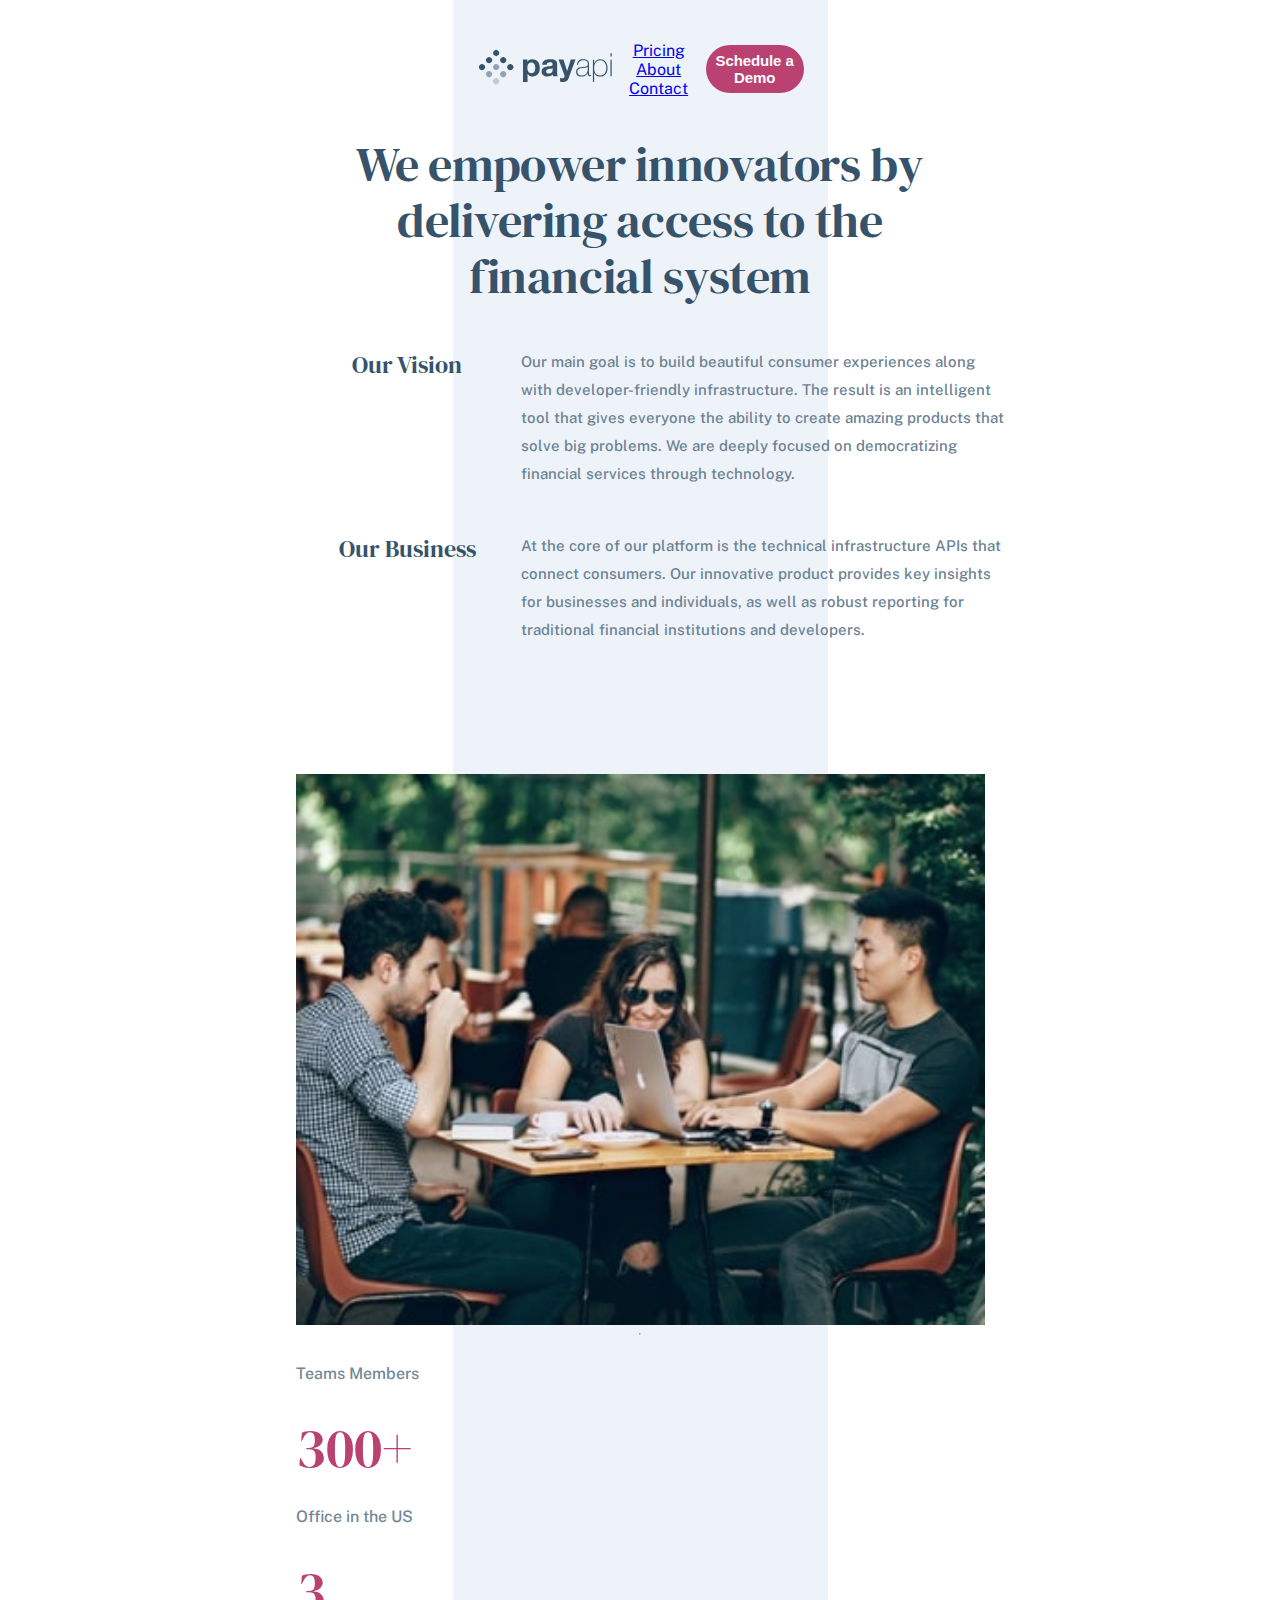
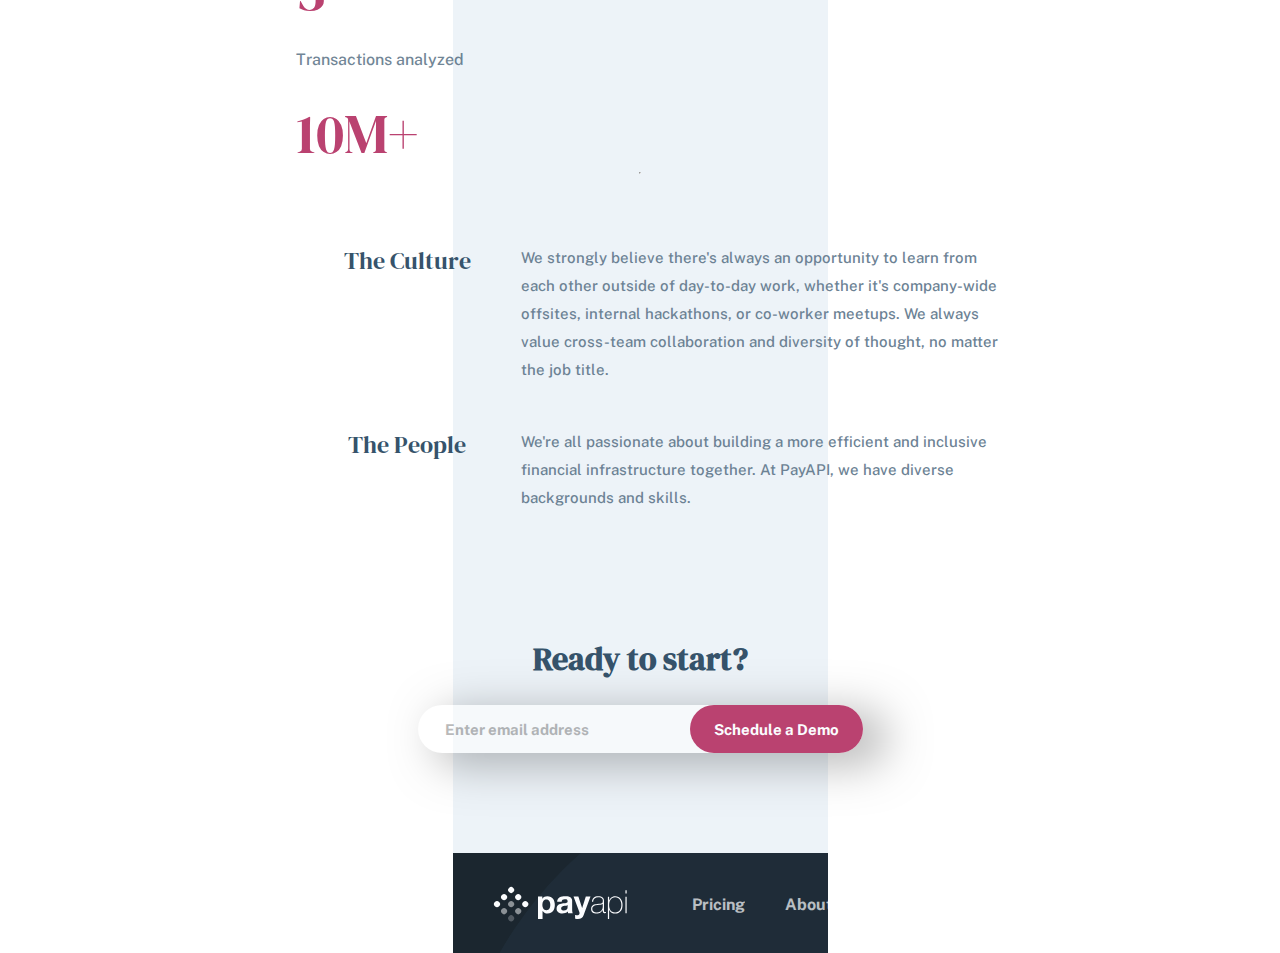
<file: about.html>
<!DOCTYPE html>
<html lang="en">

<head>
	<meta charset="UTF-8" />
	<meta name="viewport" content="width=device-width, initial-scale=1.0" />
	<link rel="stylesheet" href="styles.css/variables.css" />
	<link rel="stylesheet" href="styles.css/style.css" />
	<link rel="stylesheet" href="styles.css/header.css" />
	<link rel="stylesheet" href="styles.css/about.css">
	<link rel="stylesheet" href="styles.css/readyToStart.css">
	<link rel="stylesheet" href="styles.css/footer.css" />
	<script src="task.js" defer></script>
	<title>About | PayAPI</title>
</head>

<body>
	<div class="container mobile-page">
		<!--- Header start -->
		<header class="header">
			<nav class="nav">
				<a href="./index.html" class="header-logo">
					<svg width="135" height="38" xmlns="http://www.w3.org/2000/svg">
						<g fill="currentColor" fill-rule="evenodd">
							<path
								d="M50.544 33.934v-7.84h.064a5.36 5.36 0 002.128 1.84c.864.416 1.808.624 2.832.624 1.216 0 2.277-.235 3.184-.704a6.738 6.738 0 002.272-1.888 8.147 8.147 0 001.36-2.72 11.37 11.37 0 00.448-3.2c0-1.173-.15-2.299-.448-3.376-.299-1.077-.757-2.021-1.376-2.832a6.937 6.937 0 00-2.336-1.952c-.939-.49-2.059-.736-3.36-.736-1.024 0-1.963.203-2.816.608-.853.405-1.557 1.056-2.112 1.952h-.064v-2.112H46v22.336h4.544zm3.808-8.768c-.725 0-1.344-.15-1.856-.448a3.595 3.595 0 01-1.232-1.168 5.044 5.044 0 01-.672-1.68 9.192 9.192 0 01-.208-1.952c0-.683.064-1.344.192-1.984a4.98 4.98 0 01.656-1.696c.31-.49.715-.89 1.216-1.2.501-.31 1.125-.464 1.872-.464.725 0 1.339.155 1.84.464.501.31.912.715 1.232 1.216.32.501.55 1.072.688 1.712.139.64.208 1.29.208 1.952 0 .661-.064 1.312-.192 1.952-.128.64-.347 1.2-.656 1.68-.31.48-.715.87-1.216 1.168-.501.299-1.125.448-1.872.448zm15.882 3.392c1.024 0 2.027-.15 3.008-.448a5.921 5.921 0 002.56-1.568 6.52 6.52 0 00.32 1.6h4.608c-.213-.341-.363-.853-.448-1.536a17.288 17.288 0 01-.128-2.144v-8.608c0-1.003-.224-1.808-.672-2.416a4.603 4.603 0 00-1.728-1.424 7.733 7.733 0 00-2.336-.688 18.543 18.543 0 00-2.528-.176c-.917 0-1.83.09-2.736.272a7.809 7.809 0 00-2.448.912 5.448 5.448 0 00-1.792 1.696c-.47.704-.736 1.59-.8 2.656h4.544c.085-.896.384-1.536.896-1.92.512-.384 1.216-.576 2.112-.576.405 0 .784.027 1.136.08.352.053.661.16.928.32s.48.384.64.672c.16.288.24.677.24 1.168.021.47-.117.827-.416 1.072-.299.245-.704.432-1.216.56-.512.128-1.099.224-1.76.288-.661.064-1.333.15-2.016.256-.683.107-1.36.25-2.032.432a5.735 5.735 0 00-1.792.816c-.523.363-.95.848-1.28 1.456-.33.608-.496 1.381-.496 2.32 0 .853.144 1.59.432 2.208a4.17 4.17 0 001.2 1.536c.512.405 1.11.704 1.792.896a8.127 8.127 0 002.208.288zm1.696-3.008c-.363 0-.715-.032-1.056-.096a2.566 2.566 0 01-.896-.336 1.717 1.717 0 01-.608-.656c-.15-.277-.224-.619-.224-1.024 0-.427.075-.779.224-1.056.15-.277.347-.507.592-.688a2.98 2.98 0 01.864-.432c.33-.107.667-.192 1.008-.256.363-.064.725-.117 1.088-.16.363-.043.71-.096 1.04-.16.33-.064.64-.144.928-.24.288-.096.528-.23.72-.4v1.696c0 .256-.027.597-.08 1.024a3.428 3.428 0 01-.432 1.264c-.235.416-.597.773-1.088 1.072-.49.299-1.184.448-2.08.448zm13.962 8.384c1.557 0 2.773-.288 3.648-.864.874-.576 1.557-1.536 2.048-2.88L98.5 11.598h-4.704L90.18 22.926h-.064l-3.744-11.328H81.54l5.792 15.52c.128.32.192.661.192 1.024 0 .49-.144.939-.432 1.344-.288.405-.731.64-1.328.704-.448.021-.896.01-1.344-.032-.448-.043-.886-.085-1.312-.128v3.744c.469.043.933.08 1.392.112.458.032.922.048 1.392.048zm18.698-5.408c.789 0 1.514-.096 2.176-.288a6.581 6.581 0 001.776-.8c.522-.341.965-.73 1.328-1.168.362-.437.64-.901.832-1.392h.064v.864c0 .341.026.656.08.944.053.288.154.539.304.752.149.213.368.384.656.512.288.128.677.192 1.168.192.34 0 .672-.043.992-.128V26.99a5.835 5.835 0 01-.896.096c-.278 0-.491-.059-.64-.176a.961.961 0 01-.32-.464 2.357 2.357 0 01-.112-.64c-.011-.235-.016-.47-.016-.704v-9.568c0-1.259-.454-2.277-1.36-3.056-.907-.779-2.352-1.168-4.336-1.168-1.984 0-3.515.453-4.592 1.36-1.078.907-1.66 2.267-1.744 4.08h1.216c.085-1.472.58-2.57 1.488-3.296.906-.725 2.096-1.088 3.568-1.088.832 0 1.536.085 2.112.256.576.17 1.045.405 1.408.704.362.299.629.64.8 1.024.17.384.256.8.256 1.248 0 .576-.032 1.056-.096 1.44a1.64 1.64 0 01-.48.944c-.256.245-.635.437-1.136.576-.502.139-1.19.24-2.064.304l-1.888.16c-.662.064-1.35.17-2.064.32-.715.15-1.366.4-1.952.752a4.367 4.367 0 00-1.456 1.44c-.384.608-.576 1.392-.576 2.352 0 1.579.48 2.747 1.44 3.504.96.757 2.314 1.136 4.064 1.136zm.032-1.056c-1.344 0-2.4-.293-3.168-.88-.768-.587-1.152-1.488-1.152-2.704 0-.768.149-1.392.448-1.872.298-.48.688-.859 1.168-1.136a5.213 5.213 0 011.616-.592 20.778 20.778 0 011.792-.272l2.048-.192a16.93 16.93 0 002.032-.288c.608-.128 1.06-.373 1.36-.736v3.072c0 .213-.06.624-.176 1.232-.118.608-.39 1.237-.816 1.888-.427.65-1.046 1.227-1.856 1.728-.811.501-1.91.752-3.296.752zm12.49 6.56v-9.312h.063c.491 1.344 1.27 2.315 2.336 2.912 1.067.597 2.283.896 3.648.896 1.26 0 2.352-.213 3.28-.64a6.254 6.254 0 002.304-1.776c.608-.757 1.062-1.659 1.36-2.704.3-1.045.448-2.197.448-3.456 0-1.152-.149-2.25-.448-3.296-.298-1.045-.752-1.963-1.36-2.752a6.651 6.651 0 00-2.304-1.888c-.928-.47-2.02-.704-3.28-.704-.896 0-1.69.139-2.384.416a6.39 6.39 0 00-1.776 1.04c-.49.416-.885.87-1.184 1.36-.298.49-.512.939-.64 1.344h-.064v-3.776h-1.216V34.03h1.216zm6.047-6.56c-1.152 0-2.117-.208-2.896-.624a5.008 5.008 0 01-1.856-1.664c-.458-.693-.784-1.493-.976-2.4a13.637 13.637 0 01-.288-2.832c0-.981.107-1.925.32-2.832a7.152 7.152 0 011.04-2.416 5.407 5.407 0 011.872-1.696c.768-.427 1.696-.64 2.784-.64 1.11 0 2.054.219 2.832.656a5.599 5.599 0 011.904 1.728c.491.715.854 1.525 1.088 2.432.235.907.352 1.83.352 2.768 0 1.024-.122 1.99-.368 2.896-.245.907-.618 1.701-1.12 2.384a5.487 5.487 0 01-1.92 1.632c-.778.405-1.7.608-2.768.608zm11.498-18.88V5.294h-1.216V8.59h1.216zm0 19.552V11.694h-1.216v16.448h1.216z"
								fill-rule="nonzero" />
							<g>
								<circle transform="rotate(45 19.142 5)" cx="19.142" cy="5" r="3" />
								<circle transform="rotate(45 26.213 12.071)" cx="26.213" cy="12.071" r="3" />
								<circle transform="rotate(45 33.284 19.142)" cx="33.284" cy="19.142" r="3" />
								<circle transform="rotate(45 12.071 12.071)" cx="12.071" cy="12.071" r="3" />
								<circle opacity=".5" transform="rotate(45 19.142 19.142)" cx="19.142" cy="19.142"
									r="3" />
								<circle opacity=".5" transform="rotate(45 26.213 26.213)" cx="26.213" cy="26.213"
									r="3" />
								<circle transform="rotate(45 5 19.142)" cx="5" cy="19.142" r="3" />
								<circle opacity=".5" transform="rotate(45 12.071 26.213)" cx="12.071" cy="26.213"
									r="3" />
								<circle opacity=".25" transform="rotate(45 19.142 33.284)" cx="19.142" cy="33.284"
									r="3" />
							</g>
						</g>
					</svg>
				</a>
				<button class="menu-btn" id="openMenu" aria-label="Open menu">
					<img src="assets/shared/mobile/menu.svg" alt="" />
				</button>
				<div class="mobile-menu" id="mobileMenu">
					<button class="close-btn" id="closeMenu" aria-label="Close menu">
						<img src="assets/shared/mobile/close.svg" alt="" />
					</button>
					<hr />
					<a href="./pricing.html">Pricing</a>
					<a href="./about.html">About</a>
					<a href="./contact.html">Contact</a>
					<a href="#" class="cta">Schedule a Demo</a>
				</div>
				<div class="desktop-links">
					<div class="nav-links">
						<a href="./pricing.html">Pricing</a>
						<a href="./about.html">About</a>
						<a href="./contact.html">Contact</a>
					</div>
					<button class="cta">Schedule a Demo</button>
				</div>
			</nav>
		</header>
		<!--- Header end -->
		<!--- Section 1 start -->
		<main>
			<section class="empower">
				<h1>We empower innovators by delivering access to the financial system</h1>
				<div class="about">
					<h2>Our Vision</h2>
					<p class="about-text">
						Our main goal is to build beautiful consumer experiences along with
						developer-friendly infrastructure. The result is an intelligent tool that
						gives everyone the ability to create amazing products that solve big
						problems. We are deeply focused on democratizing financial services
						through technology.
					</p>
				</div>
				<div class="about">
					<h2>Our Business</h2>
					<p class="about-text">
						At the core of our platform is the technical infrastructure APIs that
						connect consumers. Our innovative product provides key insights for
						businesses and individuals, as well as robust reporting for traditional
						financial institutions and developers.
					</p>
				</div>
			</section>
			<!--- Section 1 end -->
			<!--- Section 2 start -->
			<section class="statistics">
				<img src="/assets/about/mobile/image-team-members.jpg" alt="team_members" />
				<hr>
				<div class="stat-group">
					<p class="stat-name">Teams Members</p>
					<p class="number">300+</p>
				</div>
				<div class="stat-group">
					<p class="stat-name">Office in the US</p>
					<p class="number">3</p>
				</div>
				<div class="stat-group">
					<p class="stat-name">Transactions analyzed</p>
					<p class="number">10M+</p>
				</div>
				<hr>
			</section>
			<section class="empower">
				<div class="about">
					<h2>The Culture</h2>
					<p class="about-text">
						We strongly believe there's always an opportunity to learn from each
						other outside of day-to-day work, whether it's company-wide offsites,
						internal hackathons, or co-worker meetups. We always value cross-team
						collaboration and diversity of thought, no matter the job title.
					</p>
				</div>
				<div class="about">
					<h2>The People</h2>
					<p class="about-text">
						We're all passionate about building a more efficient and inclusive
						financial infrastructure together. At PayAPI, we have diverse backgrounds
						and skills.
					</p>
				</div>
			</section>
			<!--- Section 2 end -->
			<!--- Section 3 start -->
			<section class="ready-section">
				<h3>Ready to start?</h3>
				<form>
					<input type="email" class="email" placeholder="Enter email address" />
					<button class="demobutton">Schedule a Demo</button>
				</form>
			</section>
			<!--- Section 3 end -->
		</main>
		<!-- Footer starts here -->
		<footer class="footer">
			<nav class="footernav">
				<a href="./index.html" class="footer-logo">
					<svg width="135" height="38" xmlns="http://www.w3.org/2000/svg">
						<g fill="currentColor" fill-rule="evenodd">
							<path
								d="M50.544 33.934v-7.84h.064a5.36 5.36 0 002.128 1.84c.864.416 1.808.624 2.832.624 1.216 0 2.277-.235 3.184-.704a6.738 6.738 0 002.272-1.888 8.147 8.147 0 001.36-2.72 11.37 11.37 0 00.448-3.2c0-1.173-.15-2.299-.448-3.376-.299-1.077-.757-2.021-1.376-2.832a6.937 6.937 0 00-2.336-1.952c-.939-.49-2.059-.736-3.36-.736-1.024 0-1.963.203-2.816.608-.853.405-1.557 1.056-2.112 1.952h-.064v-2.112H46v22.336h4.544zm3.808-8.768c-.725 0-1.344-.15-1.856-.448a3.595 3.595 0 01-1.232-1.168 5.044 5.044 0 01-.672-1.68 9.192 9.192 0 01-.208-1.952c0-.683.064-1.344.192-1.984a4.98 4.98 0 01.656-1.696c.31-.49.715-.89 1.216-1.2.501-.31 1.125-.464 1.872-.464.725 0 1.339.155 1.84.464.501.31.912.715 1.232 1.216.32.501.55 1.072.688 1.712.139.64.208 1.29.208 1.952 0 .661-.064 1.312-.192 1.952-.128.64-.347 1.2-.656 1.68-.31.48-.715.87-1.216 1.168-.501.299-1.125.448-1.872.448zm15.882 3.392c1.024 0 2.027-.15 3.008-.448a5.921 5.921 0 002.56-1.568 6.52 6.52 0 00.32 1.6h4.608c-.213-.341-.363-.853-.448-1.536a17.288 17.288 0 01-.128-2.144v-8.608c0-1.003-.224-1.808-.672-2.416a4.603 4.603 0 00-1.728-1.424 7.733 7.733 0 00-2.336-.688 18.543 18.543 0 00-2.528-.176c-.917 0-1.83.09-2.736.272a7.809 7.809 0 00-2.448.912 5.448 5.448 0 00-1.792 1.696c-.47.704-.736 1.59-.8 2.656h4.544c.085-.896.384-1.536.896-1.92.512-.384 1.216-.576 2.112-.576.405 0 .784.027 1.136.08.352.053.661.16.928.32s.48.384.64.672c.16.288.24.677.24 1.168.021.47-.117.827-.416 1.072-.299.245-.704.432-1.216.56-.512.128-1.099.224-1.76.288-.661.064-1.333.15-2.016.256-.683.107-1.36.25-2.032.432a5.735 5.735 0 00-1.792.816c-.523.363-.95.848-1.28 1.456-.33.608-.496 1.381-.496 2.32 0 .853.144 1.59.432 2.208a4.17 4.17 0 001.2 1.536c.512.405 1.11.704 1.792.896a8.127 8.127 0 002.208.288zm1.696-3.008c-.363 0-.715-.032-1.056-.096a2.566 2.566 0 01-.896-.336 1.717 1.717 0 01-.608-.656c-.15-.277-.224-.619-.224-1.024 0-.427.075-.779.224-1.056.15-.277.347-.507.592-.688a2.98 2.98 0 01.864-.432c.33-.107.667-.192 1.008-.256.363-.064.725-.117 1.088-.16.363-.043.71-.096 1.04-.16.33-.064.64-.144.928-.24.288-.096.528-.23.72-.4v1.696c0 .256-.027.597-.08 1.024a3.428 3.428 0 01-.432 1.264c-.235.416-.597.773-1.088 1.072-.49.299-1.184.448-2.08.448zm13.962 8.384c1.557 0 2.773-.288 3.648-.864.874-.576 1.557-1.536 2.048-2.88L98.5 11.598h-4.704L90.18 22.926h-.064l-3.744-11.328H81.54l5.792 15.52c.128.32.192.661.192 1.024 0 .49-.144.939-.432 1.344-.288.405-.731.64-1.328.704-.448.021-.896.01-1.344-.032-.448-.043-.886-.085-1.312-.128v3.744c.469.043.933.08 1.392.112.458.032.922.048 1.392.048zm18.698-5.408c.789 0 1.514-.096 2.176-.288a6.581 6.581 0 001.776-.8c.522-.341.965-.73 1.328-1.168.362-.437.64-.901.832-1.392h.064v.864c0 .341.026.656.08.944.053.288.154.539.304.752.149.213.368.384.656.512.288.128.677.192 1.168.192.34 0 .672-.043.992-.128V26.99a5.835 5.835 0 01-.896.096c-.278 0-.491-.059-.64-.176a.961.961 0 01-.32-.464 2.357 2.357 0 01-.112-.64c-.011-.235-.016-.47-.016-.704v-9.568c0-1.259-.454-2.277-1.36-3.056-.907-.779-2.352-1.168-4.336-1.168-1.984 0-3.515.453-4.592 1.36-1.078.907-1.66 2.267-1.744 4.08h1.216c.085-1.472.58-2.57 1.488-3.296.906-.725 2.096-1.088 3.568-1.088.832 0 1.536.085 2.112.256.576.17 1.045.405 1.408.704.362.299.629.64.8 1.024.17.384.256.8.256 1.248 0 .576-.032 1.056-.096 1.44a1.64 1.64 0 01-.48.944c-.256.245-.635.437-1.136.576-.502.139-1.19.24-2.064.304l-1.888.16c-.662.064-1.35.17-2.064.32-.715.15-1.366.4-1.952.752a4.367 4.367 0 00-1.456 1.44c-.384.608-.576 1.392-.576 2.352 0 1.579.48 2.747 1.44 3.504.96.757 2.314 1.136 4.064 1.136zm.032-1.056c-1.344 0-2.4-.293-3.168-.88-.768-.587-1.152-1.488-1.152-2.704 0-.768.149-1.392.448-1.872.298-.48.688-.859 1.168-1.136a5.213 5.213 0 011.616-.592 20.778 20.778 0 011.792-.272l2.048-.192a16.93 16.93 0 002.032-.288c.608-.128 1.06-.373 1.36-.736v3.072c0 .213-.06.624-.176 1.232-.118.608-.39 1.237-.816 1.888-.427.65-1.046 1.227-1.856 1.728-.811.501-1.91.752-3.296.752zm12.49 6.56v-9.312h.063c.491 1.344 1.27 2.315 2.336 2.912 1.067.597 2.283.896 3.648.896 1.26 0 2.352-.213 3.28-.64a6.254 6.254 0 002.304-1.776c.608-.757 1.062-1.659 1.36-2.704.3-1.045.448-2.197.448-3.456 0-1.152-.149-2.25-.448-3.296-.298-1.045-.752-1.963-1.36-2.752a6.651 6.651 0 00-2.304-1.888c-.928-.47-2.02-.704-3.28-.704-.896 0-1.69.139-2.384.416a6.39 6.39 0 00-1.776 1.04c-.49.416-.885.87-1.184 1.36-.298.49-.512.939-.64 1.344h-.064v-3.776h-1.216V34.03h1.216zm6.047-6.56c-1.152 0-2.117-.208-2.896-.624a5.008 5.008 0 01-1.856-1.664c-.458-.693-.784-1.493-.976-2.4a13.637 13.637 0 01-.288-2.832c0-.981.107-1.925.32-2.832a7.152 7.152 0 011.04-2.416 5.407 5.407 0 011.872-1.696c.768-.427 1.696-.64 2.784-.64 1.11 0 2.054.219 2.832.656a5.599 5.599 0 011.904 1.728c.491.715.854 1.525 1.088 2.432.235.907.352 1.83.352 2.768 0 1.024-.122 1.99-.368 2.896-.245.907-.618 1.701-1.12 2.384a5.487 5.487 0 01-1.92 1.632c-.778.405-1.7.608-2.768.608zm11.498-18.88V5.294h-1.216V8.59h1.216zm0 19.552V11.694h-1.216v16.448h1.216z"
								fill-rule="nonzero" />
							<g>
								<circle transform="rotate(45 19.142 5)" cx="19.142" cy="5" r="3" />
								<circle transform="rotate(45 26.213 12.071)" cx="26.213" cy="12.071" r="3" />
								<circle transform="rotate(45 33.284 19.142)" cx="33.284" cy="19.142" r="3" />
								<circle transform="rotate(45 12.071 12.071)" cx="12.071" cy="12.071" r="3" />
								<circle opacity=".5" transform="rotate(45 19.142 19.142)" cx="19.142" cy="19.142"
									r="3" />
								<circle opacity=".5" transform="rotate(45 26.213 26.213)" cx="26.213" cy="26.213"
									r="3" />
								<circle transform="rotate(45 5 19.142)" cx="5" cy="19.142" r="3" />
								<circle opacity=".5" transform="rotate(45 12.071 26.213)" cx="12.071" cy="26.213"
									r="3" />
								<circle opacity=".25" transform="rotate(45 19.142 33.284)" cx="19.142" cy="33.284"
									r="3" />
							</g>
						</g>
					</svg>
				</a>
				<div class="footer-menu" id="footerMenu">
					<a href="./pricing.html">Pricing</a>
					<a href="./about.html">About</a>
					<a href="./contact.html">Contact</a>
				</div>
			</nav>
			<!-- Social media links start -->
			<div class="footer-links">
				<a href="#">
					<svg width="24" height="24" xmlns="http://www.w3.org/2000/svg">
						<path
							d="M22.675 0H1.325C.593 0 0 .593 0 1.325v21.351C0 23.407.593 24 1.325 24H12.82v-9.294H9.692v-3.622h3.128V8.413c0-3.1 1.893-4.788 4.659-4.788 1.325 0 2.463.099 2.795.143v3.24l-1.918.001c-1.504 0-1.795.715-1.795 1.763v2.313h3.587l-.467 3.622h-3.12V24h6.116c.73 0 1.323-.593 1.323-1.325V1.325C24 .593 23.407 0 22.675 0z"
							fill="currentColor" fill-rule="nonzero" />
					</svg>
				</a>
				<a href="#">
					<svg width="24" height="20" xmlns="http://www.w3.org/2000/svg">
						<path
							d="M24 2.557a9.83 9.83 0 01-2.828.775A4.932 4.932 0 0023.337.608a9.864 9.864 0 01-3.127 1.195A4.916 4.916 0 0016.616.248c-3.179 0-5.515 2.966-4.797 6.045A13.978 13.978 0 011.671 1.149a4.93 4.93 0 001.523 6.574 4.903 4.903 0 01-2.229-.616c-.054 2.281 1.581 4.415 3.949 4.89a4.935 4.935 0 01-2.224.084 4.928 4.928 0 004.6 3.419A9.9 9.9 0 010 17.54a13.94 13.94 0 007.548 2.212c9.142 0 14.307-7.721 13.995-14.646A10.025 10.025 0 0024 2.557z"
							fill="currentColor" fill-rule="nonzero" />
					</svg>
				</a>
				<a href="#">
					<svg width="24" height="24" xmlns="http://www.w3.org/2000/svg">
						<path
							d="M21.6 0H2.4C1.08 0 0 1.08 0 2.4v19.2C0 22.92 1.08 24 2.4 24h19.2c1.32 0 2.4-1.08 2.4-2.4V2.4C24 1.08 22.92 0 21.6 0zM7.2 20.4H3.6V9.6h3.6v10.8zM5.4 7.56c-1.2 0-2.16-.96-2.16-2.16 0-1.2.96-2.16 2.16-2.16 1.2 0 2.16.96 2.16 2.16 0 1.2-.96 2.16-2.16 2.16zm15 12.84h-3.6v-6.36c0-.96-.84-1.8-1.8-1.8-.96 0-1.8.84-1.8 1.8v6.36H9.6V9.6h3.6v1.44c.6-.96 1.92-1.68 3-1.68 2.28 0 4.2 1.92 4.2 4.2v6.84z"
							fill="currentColor" fill-rule="nonzero" />
					</svg>
				</a>
			</div>
			<!-- Social media links end -->
		</footer>
		<!-- Footer ends here -->
	</div>
</body>

</html>
</file>
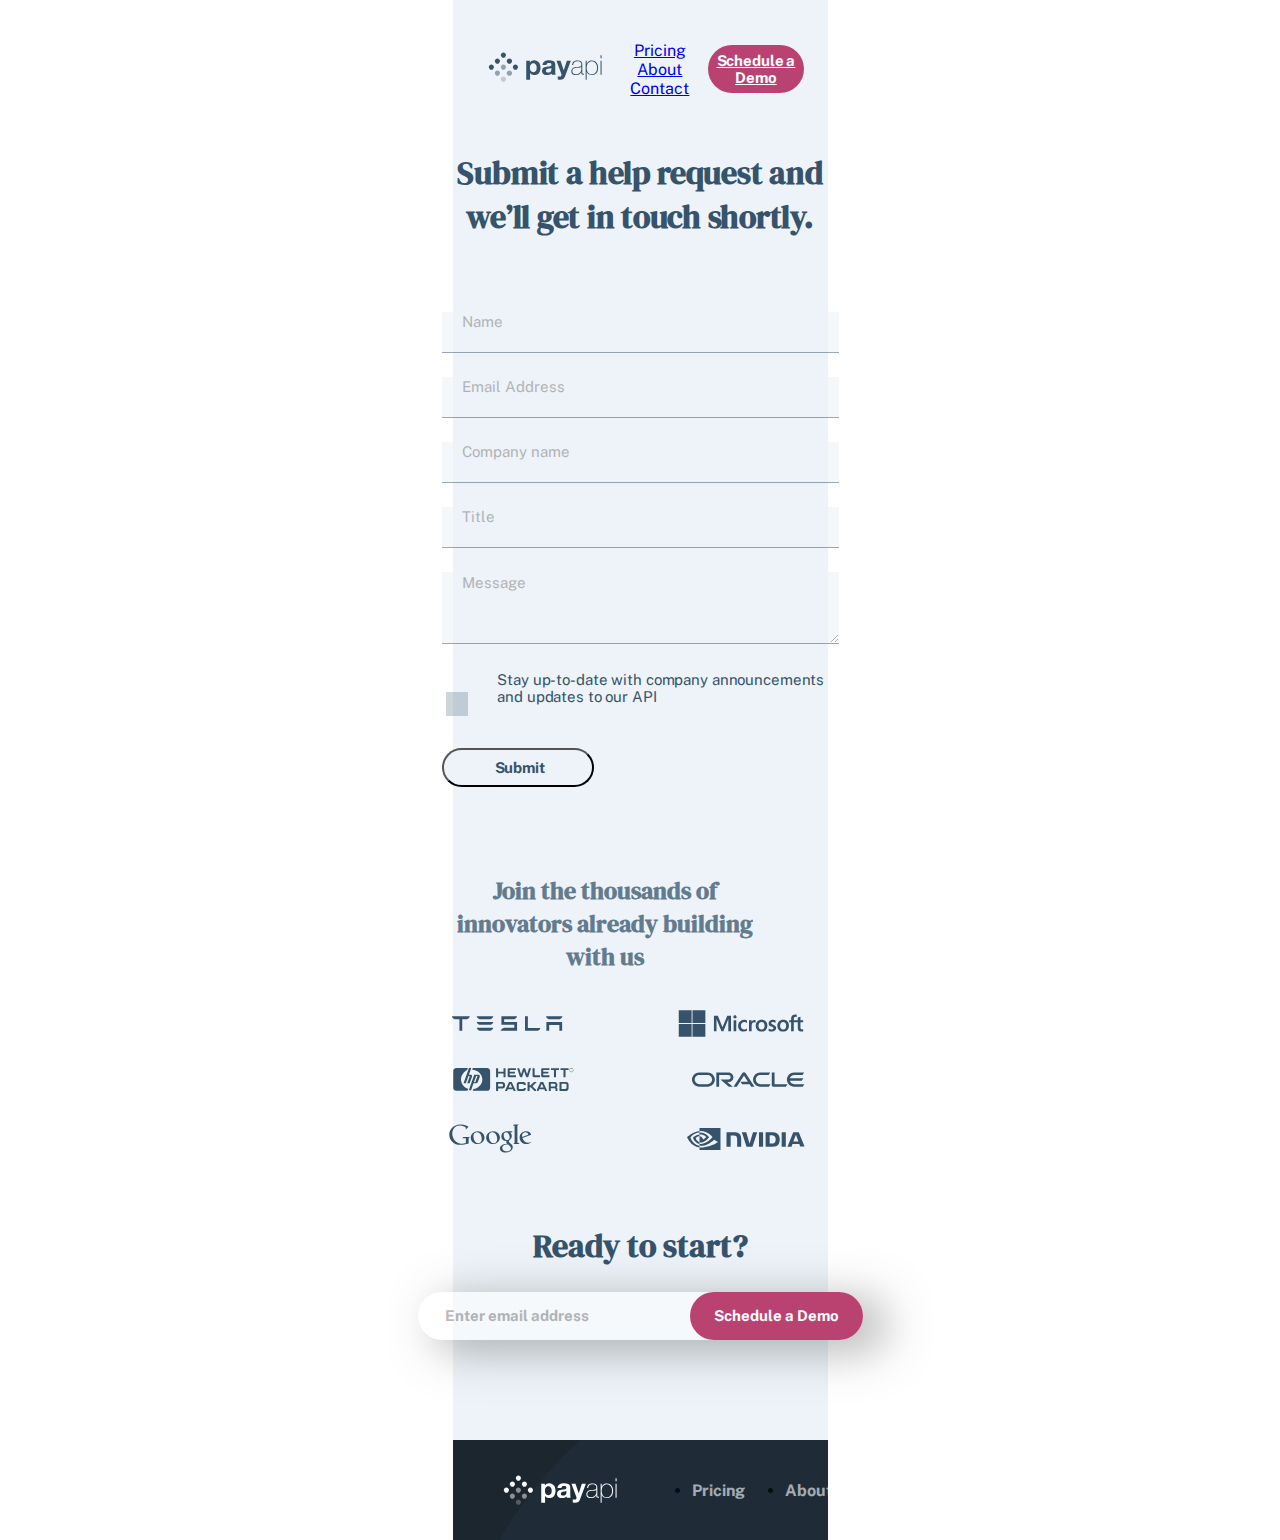
<file: contact.html>
<!DOCTYPE html>
<html lang="en">

<head>
	<meta charset="UTF-8" />
	<meta name="viewport" content="width=device-width, initial-scale=1.0" />
	<link rel="stylesheet" href="styles.css/variables.css" />
	<link rel="stylesheet" href="styles.css/style.css" />
	<link rel="stylesheet" href="styles.css/header.css" />
	<link rel="stylesheet" href="styles.css/contact.css">
	<link rel="stylesheet" href="styles.css/readyToStart.css">
	<link rel="stylesheet" href="styles.css/footer.css" />
	<script src="task.js" defer></script>
	<title>Contact | PayAPI</title>
</head>

<body>
	<div class="container mobile-page">
		<!--- Header start -->
		<header class="header">
			<nav class="nav">
				<a href="./index.html" class="header-logo">
					<svg width="135" height="38" xmlns="http://www.w3.org/2000/svg">
						<g fill="currentColor" fill-rule="evenodd">
							<path
								d="M50.544 33.934v-7.84h.064a5.36 5.36 0 002.128 1.84c.864.416 1.808.624 2.832.624 1.216 0 2.277-.235 3.184-.704a6.738 6.738 0 002.272-1.888 8.147 8.147 0 001.36-2.72 11.37 11.37 0 00.448-3.2c0-1.173-.15-2.299-.448-3.376-.299-1.077-.757-2.021-1.376-2.832a6.937 6.937 0 00-2.336-1.952c-.939-.49-2.059-.736-3.36-.736-1.024 0-1.963.203-2.816.608-.853.405-1.557 1.056-2.112 1.952h-.064v-2.112H46v22.336h4.544zm3.808-8.768c-.725 0-1.344-.15-1.856-.448a3.595 3.595 0 01-1.232-1.168 5.044 5.044 0 01-.672-1.68 9.192 9.192 0 01-.208-1.952c0-.683.064-1.344.192-1.984a4.98 4.98 0 01.656-1.696c.31-.49.715-.89 1.216-1.2.501-.31 1.125-.464 1.872-.464.725 0 1.339.155 1.84.464.501.31.912.715 1.232 1.216.32.501.55 1.072.688 1.712.139.64.208 1.29.208 1.952 0 .661-.064 1.312-.192 1.952-.128.64-.347 1.2-.656 1.68-.31.48-.715.87-1.216 1.168-.501.299-1.125.448-1.872.448zm15.882 3.392c1.024 0 2.027-.15 3.008-.448a5.921 5.921 0 002.56-1.568 6.52 6.52 0 00.32 1.6h4.608c-.213-.341-.363-.853-.448-1.536a17.288 17.288 0 01-.128-2.144v-8.608c0-1.003-.224-1.808-.672-2.416a4.603 4.603 0 00-1.728-1.424 7.733 7.733 0 00-2.336-.688 18.543 18.543 0 00-2.528-.176c-.917 0-1.83.09-2.736.272a7.809 7.809 0 00-2.448.912 5.448 5.448 0 00-1.792 1.696c-.47.704-.736 1.59-.8 2.656h4.544c.085-.896.384-1.536.896-1.92.512-.384 1.216-.576 2.112-.576.405 0 .784.027 1.136.08.352.053.661.16.928.32s.48.384.64.672c.16.288.24.677.24 1.168.021.47-.117.827-.416 1.072-.299.245-.704.432-1.216.56-.512.128-1.099.224-1.76.288-.661.064-1.333.15-2.016.256-.683.107-1.36.25-2.032.432a5.735 5.735 0 00-1.792.816c-.523.363-.95.848-1.28 1.456-.33.608-.496 1.381-.496 2.32 0 .853.144 1.59.432 2.208a4.17 4.17 0 001.2 1.536c.512.405 1.11.704 1.792.896a8.127 8.127 0 002.208.288zm1.696-3.008c-.363 0-.715-.032-1.056-.096a2.566 2.566 0 01-.896-.336 1.717 1.717 0 01-.608-.656c-.15-.277-.224-.619-.224-1.024 0-.427.075-.779.224-1.056.15-.277.347-.507.592-.688a2.98 2.98 0 01.864-.432c.33-.107.667-.192 1.008-.256.363-.064.725-.117 1.088-.16.363-.043.71-.096 1.04-.16.33-.064.64-.144.928-.24.288-.096.528-.23.72-.4v1.696c0 .256-.027.597-.08 1.024a3.428 3.428 0 01-.432 1.264c-.235.416-.597.773-1.088 1.072-.49.299-1.184.448-2.08.448zm13.962 8.384c1.557 0 2.773-.288 3.648-.864.874-.576 1.557-1.536 2.048-2.88L98.5 11.598h-4.704L90.18 22.926h-.064l-3.744-11.328H81.54l5.792 15.52c.128.32.192.661.192 1.024 0 .49-.144.939-.432 1.344-.288.405-.731.64-1.328.704-.448.021-.896.01-1.344-.032-.448-.043-.886-.085-1.312-.128v3.744c.469.043.933.08 1.392.112.458.032.922.048 1.392.048zm18.698-5.408c.789 0 1.514-.096 2.176-.288a6.581 6.581 0 001.776-.8c.522-.341.965-.73 1.328-1.168.362-.437.64-.901.832-1.392h.064v.864c0 .341.026.656.08.944.053.288.154.539.304.752.149.213.368.384.656.512.288.128.677.192 1.168.192.34 0 .672-.043.992-.128V26.99a5.835 5.835 0 01-.896.096c-.278 0-.491-.059-.64-.176a.961.961 0 01-.32-.464 2.357 2.357 0 01-.112-.64c-.011-.235-.016-.47-.016-.704v-9.568c0-1.259-.454-2.277-1.36-3.056-.907-.779-2.352-1.168-4.336-1.168-1.984 0-3.515.453-4.592 1.36-1.078.907-1.66 2.267-1.744 4.08h1.216c.085-1.472.58-2.57 1.488-3.296.906-.725 2.096-1.088 3.568-1.088.832 0 1.536.085 2.112.256.576.17 1.045.405 1.408.704.362.299.629.64.8 1.024.17.384.256.8.256 1.248 0 .576-.032 1.056-.096 1.44a1.64 1.64 0 01-.48.944c-.256.245-.635.437-1.136.576-.502.139-1.19.24-2.064.304l-1.888.16c-.662.064-1.35.17-2.064.32-.715.15-1.366.4-1.952.752a4.367 4.367 0 00-1.456 1.44c-.384.608-.576 1.392-.576 2.352 0 1.579.48 2.747 1.44 3.504.96.757 2.314 1.136 4.064 1.136zm.032-1.056c-1.344 0-2.4-.293-3.168-.88-.768-.587-1.152-1.488-1.152-2.704 0-.768.149-1.392.448-1.872.298-.48.688-.859 1.168-1.136a5.213 5.213 0 011.616-.592 20.778 20.778 0 011.792-.272l2.048-.192a16.93 16.93 0 002.032-.288c.608-.128 1.06-.373 1.36-.736v3.072c0 .213-.06.624-.176 1.232-.118.608-.39 1.237-.816 1.888-.427.65-1.046 1.227-1.856 1.728-.811.501-1.91.752-3.296.752zm12.49 6.56v-9.312h.063c.491 1.344 1.27 2.315 2.336 2.912 1.067.597 2.283.896 3.648.896 1.26 0 2.352-.213 3.28-.64a6.254 6.254 0 002.304-1.776c.608-.757 1.062-1.659 1.36-2.704.3-1.045.448-2.197.448-3.456 0-1.152-.149-2.25-.448-3.296-.298-1.045-.752-1.963-1.36-2.752a6.651 6.651 0 00-2.304-1.888c-.928-.47-2.02-.704-3.28-.704-.896 0-1.69.139-2.384.416a6.39 6.39 0 00-1.776 1.04c-.49.416-.885.87-1.184 1.36-.298.49-.512.939-.64 1.344h-.064v-3.776h-1.216V34.03h1.216zm6.047-6.56c-1.152 0-2.117-.208-2.896-.624a5.008 5.008 0 01-1.856-1.664c-.458-.693-.784-1.493-.976-2.4a13.637 13.637 0 01-.288-2.832c0-.981.107-1.925.32-2.832a7.152 7.152 0 011.04-2.416 5.407 5.407 0 011.872-1.696c.768-.427 1.696-.64 2.784-.64 1.11 0 2.054.219 2.832.656a5.599 5.599 0 011.904 1.728c.491.715.854 1.525 1.088 2.432.235.907.352 1.83.352 2.768 0 1.024-.122 1.99-.368 2.896-.245.907-.618 1.701-1.12 2.384a5.487 5.487 0 01-1.92 1.632c-.778.405-1.7.608-2.768.608zm11.498-18.88V5.294h-1.216V8.59h1.216zm0 19.552V11.694h-1.216v16.448h1.216z"
								fill-rule="nonzero" />
							<g>
								<circle transform="rotate(45 19.142 5)" cx="19.142" cy="5" r="3" />
								<circle transform="rotate(45 26.213 12.071)" cx="26.213" cy="12.071" r="3" />
								<circle transform="rotate(45 33.284 19.142)" cx="33.284" cy="19.142" r="3" />
								<circle transform="rotate(45 12.071 12.071)" cx="12.071" cy="12.071" r="3" />
								<circle opacity=".5" transform="rotate(45 19.142 19.142)" cx="19.142" cy="19.142"
									r="3" />
								<circle opacity=".5" transform="rotate(45 26.213 26.213)" cx="26.213" cy="26.213"
									r="3" />
								<circle transform="rotate(45 5 19.142)" cx="5" cy="19.142" r="3" />
								<circle opacity=".5" transform="rotate(45 12.071 26.213)" cx="12.071" cy="26.213"
									r="3" />
								<circle opacity=".25" transform="rotate(45 19.142 33.284)" cx="19.142" cy="33.284"
									r="3" />
							</g>
						</g>
					</svg>
				</a>
				<button class="menu-btn" id="openMenu" aria-label="Open menu">
					<img src="assets/shared/mobile/menu.svg" alt="" />
				</button>
				<div class="mobile-menu" id="mobileMenu">
					<button class="close-btn" id="closeMenu" aria-label="Close menu">
						<img src="assets/shared/mobile/close.svg" alt="" />
					</button>
					<hr />
					<a href="./pricing.html">Pricing</a>
					<a href="./about.html">About</a>
					<a href="./contact.html">Contact</a>
					<a href="#" class="cta">Schedule a Demo</a>
				</div>
				<div class="desktop-links">
					<div class="nav-links">
						<a href="./pricing.html">Pricing</a>
						<a href="./about.html">About</a>
						<a href="./contact.html">Contact</a>
					</div>
					<a href="#" class="cta">Schedule a Demo</a>
				</div>
			</nav>
		</header>
		<!--- Header end -->
		<main>
			<!--- Section 1 start -->
			<section class="contact">
				<h1>Submit a help request and we’ll get in touch shortly.</h1>

				<div class="submit">
					<form action="#" class="contact-form">
						<input type="text" name="name" placeholder="Name" required />
						<input type="email" name="email" placeholder="Email Address" required />
						<input type="text" name="company" placeholder="Company name" />
						<input type="text" name="title" placeholder="Title" />
						<textarea type="message" placeholder="Message"></textarea>
						<div class="check">
							<input type="checkbox" name="updates" class="updates" />
							<label>Stay up-to-date with company announcements and updates to our API</label>
						</div>
						<button type="submit">Submit</button>
					</form>
				</div>
				<div class="join">
					<h2>Join the thousands of innovators already building with us</h2>
					<div class="brands">
						<div class="row1">
							<svg class="tesla" width="131" height="17" xmlns="http://www.w3.org/2000/svg">
								<path
									d="M89.447.047v13.628h14.74c-.375 1.405-1.264 2.623-2.902 3.325h-15.16V.047h3.322zm-12.588 0c-.374 1.452-1.825 2.81-3.603 3.325H61.558l.047 3.372h15.16V17H57.347c.796-1.64 2.387-2.904 4.259-3.419H73.49V10.07H58.33V.047zM21.196 0v.047c-.371 1.503-1.623 2.912-3.386 3.381h-5.287l-.279.094V17H8.951V3.522l-.278-.094H3.386C1.67 3.052.37 1.55 0 .047L21.196 0zm108.586 6.744V17h-3.275v-6.837h-11.98V17h-3.275V6.744h18.53zM48.783 13.58c-.327 1.499-1.637 3.091-3.416 3.419H32.733c-1.778-.328-3.088-1.92-3.462-3.419zm0-6.884c-.327 1.499-1.637 3.09-3.416 3.419H32.733c-1.778-.375-3.088-1.92-3.462-3.419zM130.203 0c-.374 1.499-1.637 3.09-3.416 3.419h-12.634c-1.731-.375-3.041-1.92-3.416-3.419zm-81.42 0c-.327 1.499-1.637 3.09-3.416 3.419H32.733c-1.778-.375-3.088-1.92-3.462-3.419z"
									fill="#36536B" fill-rule="nonzero" />
							</svg>
							<svg class="mc" width="148" height="31" xmlns="http://www.w3.org/2000/svg">
								<path
									d="M15.922 16v15H.782V16h15.14zm16.149 0v15H16.93V16h15.14zm79.549-4.777c.457 0 .983.054 1.562.16.582.107 1.061.238 1.425.392l.05.021v2.858l-.13-.087a5.195 5.195 0 00-1.403-.642 5.593 5.593 0 00-1.607-.244c-.57 0-1.023.127-1.35.376-.323.248-.48.554-.48.936 0 .432.127.772.378 1.013.261.25.894.574 1.881.965 1.24.493 2.128 1.05 2.64 1.659.516.612.777 1.372.777 2.258 0 1.228-.486 2.232-1.444 2.985-.953.748-2.258 1.127-3.88 1.127-.525 0-1.13-.07-1.795-.205-.667-.135-1.232-.308-1.681-.512l-.049-.022v-3.014l.132.094a6.547 6.547 0 001.776.888c.639.208 1.222.313 1.733.313 1.38 0 2.05-.43 2.05-1.313 0-.31-.067-.561-.197-.745-.134-.187-.371-.38-.706-.572-.342-.195-.88-.443-1.603-.736-.86-.365-1.508-.723-1.928-1.065a3.28 3.28 0 01-.948-1.221c-.204-.465-.308-1.013-.308-1.63 0-1.187.482-2.168 1.431-2.916.944-.744 2.18-1.12 3.674-1.12zM137.763 5c.734 0 1.327.078 1.762.232l.055.02v2.656l-.117-.052a3.424 3.424 0 00-1.379-.31c-.623 0-1.111.198-1.453.586-.344.394-.519.983-.519 1.753v1.655h4.704V8.57l.059-.018 2.98-.9.106-.032v3.92h3.173v2.521h-3.172v6.205c0 .795.144 1.364.43 1.689.281.322.735.485 1.35.485.162 0 .373-.035.626-.105.25-.069.465-.161.637-.274l.13-.084v2.544l-.042.025c-.19.106-.51.206-.981.306a6.562 6.562 0 01-1.347.148c-2.62 0-3.95-1.409-3.95-4.189v-6.75h-4.703v10.622h-3.171V14.06h-2.21V11.54h2.21V9.72c0-.913.204-1.739.607-2.454a4.246 4.246 0 011.716-1.673c.733-.394 1.574-.593 2.5-.593zm-13.973 6.223c2.07 0 3.71.608 4.877 1.806 1.166 1.198 1.757 2.865 1.757 4.955 0 2.116-.63 3.833-1.873 5.102-1.243 1.27-2.953 1.913-5.082 1.913-2.043 0-3.694-.61-4.907-1.817-1.214-1.206-1.829-2.86-1.829-4.919 0-2.166.63-3.9 1.873-5.152 1.244-1.253 2.988-1.888 5.184-1.888zm-25.402 0c2.069 0 3.71.608 4.876 1.806 1.166 1.198 1.758 2.865 1.758 4.955 0 2.116-.63 3.833-1.873 5.102-1.243 1.27-2.953 1.913-5.082 1.913-2.043 0-3.694-.61-4.907-1.817-1.214-1.206-1.83-2.86-1.83-4.919 0-2.166.631-3.9 1.874-5.152 1.243-1.253 2.988-1.888 5.184-1.888zm-20.614 0c.56 0 1.148.062 1.75.186.606.123 1.093.286 1.45.483l.043.024V14.9l-.132-.094c-.95-.68-1.953-1.023-2.982-1.023-1.204 0-2.193.402-2.939 1.196-.748.797-1.127 1.876-1.127 3.208 0 1.324.364 2.376 1.082 3.126.716.748 1.703 1.128 2.932 1.128.443 0 .947-.097 1.501-.287a5.917 5.917 0 001.533-.788l.132-.095v2.833l-.042.023c-1.019.58-2.29.873-3.779.873-1.276 0-2.428-.277-3.425-.822a5.855 5.855 0 01-2.344-2.339c-.557-1.004-.839-2.144-.839-3.385 0-1.418.291-2.69.863-3.777a6.127 6.127 0 012.513-2.55c1.09-.6 2.372-.904 3.81-.904zm12.076.089c.523 0 .935.062 1.227.184l.05.021v3.117l-.13-.094c-.146-.103-.392-.201-.731-.292a3.724 3.724 0 00-.942-.136c-.833 0-1.515.355-2.026 1.056-.519.71-.781 1.648-.781 2.792v6.723h-3.133V11.54h3.133v2.276h.033c.293-.739.675-1.331 1.205-1.763a3.236 3.236 0 012.095-.741zm-21.42.228v13.143h-3.132V11.54h3.133zM46.77 6.343l5.458 13.622 5.624-13.622h4.425v18.34H59.08V10.57h-.103l-5.674 14.113h-2.267l-5.764-14.114h-.103v14.114h-3.005V6.343h4.605zm76.854 7.44c-1.134 0-2.033.382-2.673 1.136-.643.759-.97 1.85-.97 3.243 0 1.351.327 2.414.97 3.16.64.742 1.547 1.119 2.698 1.119 1.158 0 2.044-.37 2.633-1.098.593-.733.894-1.83.894-3.257 0-1.41-.32-2.492-.95-3.217-.627-.72-1.503-1.086-2.602-1.086zm-25.402 0c-1.134 0-2.033.382-2.672 1.136-.644.759-.97 1.85-.97 3.243 0 1.351.325 2.414.969 3.16.64.742 1.547 1.119 2.698 1.119 1.158 0 2.044-.37 2.632-1.098.594-.733.894-1.83.894-3.257 0-1.41-.32-2.492-.95-3.217-.627-.72-1.502-1.086-2.601-1.086zM15.922 0v15H.782V0h15.14zM32.07 0v15H16.93V0h15.14zm34.825 5.941c.543 0 1.001.178 1.362.53.362.353.546.782.546 1.276 0 .503-.189.929-.56 1.264-.37.334-.823.503-1.347.503-.525 0-.976-.17-1.341-.503a1.646 1.646 0 01-.554-1.264c0-.512.189-.945.56-1.29.369-.343.819-.516 1.334-.516z"
									fill="#36536B" fill-rule="nonzero" />
							</svg>
						</div>
						<div class="row2">
							<svg class="hp" width="142" height="27" xmlns="http://www.w3.org/2000/svg">
								<path
									d="M69.493 16.373L74.305 27h-2.478l-.868-1.923h-6.086L64.015 27h-2.572l4.907-10.627h3.143zm50.612 0c1.715 0 3.191 1.202 3.191 3.366 0 1.923-.38 2.644-.953 3.126.762.384.953 1.297.953 1.922v2.211h-2.286v-1.922c0-.433-.477-1.203-1.43-1.203h-4.095V27h-2.382V16.373zm-29.566.01v3.984h1.046l4.138-3.984h3.234l-5.09 4.991 4.233 4.224v1.392h-1.808l-4.517-4.416H90.54v4.416h-2.427V16.383h2.427zm-31.815.006c1.282 0 3.04.815 3.04 3.835 0 2.973-1.616 3.787-3.041 3.787h-5.226v2.973h-2.423V16.389zm74.75.002c1.995 0 2.945 1.39 2.945 3.259v3.237c-.012 1.508-.265 4.094-2.992 4.094h-7.74v-10.59zm-26.99.003l4.797 10.585h-2.47l-.865-1.916h-6.067l-.854 1.916h-1.899v-1.485l4.225-9.1h3.133zm-22.863.006c1.518.047 2.418 1.627 2.418 2.536v.908H83.62c-.049-.479-.475-1.195-.854-1.195h-4.175c-.947 0-.805.956-.805.956v4.21c0 .766.474.957.759.957h4.126c.9 0 .997-.765.997-1.244h2.37v.957c0 1.58-1.09 2.488-2.417 2.488h-5.787c-1.803 0-2.467-1.388-2.467-2.488v-5.598c0-1.195 1.28-2.487 2.419-2.487zM40.52 0c1.97 0 3.567 1.58 3.567 3.57v19.72a3.6 3.6 0 01-1.046 2.539 3.537 3.537 0 01-2.52 1.044H23.662l.718-2.17c5.98-.888 10.545-5.597 10.545-11.273 0-6.106-5.283-11.094-11.929-11.409L23.76 0h16.76zM17.886 0l-.855 2.4c-4.115 2.205-7.199 6.638-7.199 11.03 0 4.998 3.55 9.408 8.488 11.01l-.861 2.433H4.252c-1.965 0-3.558-1.625-3.558-3.61V3.598C.693 1.614 2.285.004 4.252.001h13.634zm11.91 7.902c1.328 0 2.705.698 1.993 2.605l-2.041 5.677c-.38 1.07-.712 1.815-2.706 1.815h-2.495L21.727 26H19.02l6.36-18.098zm103.062 10.694h-4.75v6.18h4.56c.854 0 1.329-.814 1.329-1.724v-3.02c.049-.669-.426-1.436-1.14-1.436zm-64.937-.252l-2.048 4.52h4.049l-2.001-4.52zm36.997.014l-2.042 4.502h4.074l-2.032-4.502zm-46.907.236h-4.514v3.212h4.656c1.046 0 1.046-1.102 1.046-1.581v-.07c-.003-.512-.054-1.56-1.188-1.56zm61.568-.009h-4.095v3.077h4.382c.905 0 1.143-1.106 1.143-1.634 0-.53-.238-1.443-1.43-1.443zM21.934 0l-2.838 7.947h1.609c1.655 0 2.507.696 2.081 2.086-.426 1.39-2.838 7.969-2.838 7.969h-2.79l2.79-7.784c.094-.464.094-.88-.472-.88h-.852l-3.121 8.664h-2.697V18L19.191 0h2.743zM28.8 9.298h-1.187l-2.574 7.305h1.197c.475 0 .712-.512.76-.791.003-.017.012-.051.028-.102l.063-.198c.146-.442.447-1.301.77-2.213l.177-.5c.505-1.419 1.003-2.803 1.003-2.803.142-.372.19-.698-.237-.698zM78.28.156l2.241 7.264L82.904.204h2.287l2.382 7.216 2.24-7.264h2.43l-3.43 10.632h-1.43c-.715-.001-1.405-1.083-1.549-1.612L84.048 3.62l-2.335 7.168h-1.477c-.715 0-1.335-1.106-1.478-1.635L75.85.156h2.43zm58.079.002V2.37h-3.548v8.413h-2.428V2.37h-3.5V.158h9.476zM74.48.167v2.21h-7.325v1.968h6.088v2.208h-6.088v2.016h7.325v2.207h-8.228c-.952 0-1.522-.768-1.522-1.392V1.751c0-.96.57-1.584 1.664-1.584h8.086zm50.658-.002v2.21h-3.545v8.401h-2.425V2.375h-3.497V.165h9.467zm-11.244.006v2.206h-7.32v1.967h6.084V6.55h-6.084v2.015h7.32v2.206h-8.223c-.952 0-1.522-.767-1.522-1.391V1.755c0-.96.57-1.584 1.664-1.584h8.08zM53.497.174v4.17h6.319V.175h2.423v10.595h-2.423v-4.22h-6.32v4.22h-2.422V.174h2.423zm42.929.004V8.56h6.41v2.204h-7.123c-1.092 0-1.71-.766-1.71-1.58V.177h2.423zm43.216-.084c.627-.01 1.23.24 1.669.692.458.462.689 1.021.689 1.677.01.634-.24 1.243-.69 1.686a2.26 2.26 0 01-1.668.699 2.244 2.244 0 01-1.665-.699 2.317 2.317 0 01-.683-1.686 2.3 2.3 0 01.69-1.677 2.255 2.255 0 011.658-.692zm.001.32c-.56 0-1.036.2-1.431.602-.394.399-.59.881-.59 1.446-.01.546.202 1.073.587 1.457a1.93 1.93 0 001.433.602c.54.009 1.06-.21 1.434-.602.394-.402.59-.887.59-1.457 0-.565-.196-1.047-.59-1.446a1.941 1.941 0 00-1.433-.602z"
									fill="#36536B" fill-rule="nonzero" />
							</svg>
							<svg class="oracle" width="133" height="17" xmlns="http://www.w3.org/2000/svg">
								<path
									d="M57.081 11.06h8.737l-4.62-7.351-8.479 13.29h-3.858L59.174 1.036A2.445 2.445 0 0161.198 0c.802 0 1.55.376 1.984 1.008L73.536 17h-3.859l-1.82-2.97H59.01l-1.93-2.97zm40.084 2.97V.16h-3.274v15.226c0 .417.163.82.475 1.129.313.309.734.484 1.196.484h14.933l1.93-2.97h-15.26zM42.99 11.543c3.18 0 5.762-2.54 5.762-5.684 0-3.145-2.582-5.698-5.762-5.698H28.665V17h3.273V3.131h10.835a2.734 2.734 0 012.745 2.729 2.733 2.733 0 01-2.745 2.727l-9.231-.013L43.317 17h4.756l-6.577-5.456h1.495zM8.514 17C3.814 17 0 13.237 0 8.587S3.814.161 8.514.161h9.896c4.701 0 8.513 3.776 8.513 8.426S23.11 17 18.41 17H8.514zm9.676-2.97c3.045 0 5.512-2.433 5.512-5.443s-2.467-5.456-5.512-5.456H8.733c-3.044 0-5.511 2.446-5.511 5.456 0 3.01 2.467 5.443 5.511 5.443h9.457zM80.37 17c-4.7 0-8.519-3.763-8.519-8.413S75.67.161 80.371.161h11.754l-1.917 2.97h-9.62c-3.043 0-5.516 2.446-5.516 5.456 0 3.01 2.473 5.443 5.516 5.443h11.808L90.466 17H80.371zm40.044-2.97c-2.513 0-4.647-1.666-5.299-3.965h13.996l1.929-2.97h-15.925c.652-2.284 2.786-3.964 5.3-3.964h9.606l1.943-2.97h-11.767c-4.702 0-8.52 3.776-8.52 8.426s3.818 8.412 8.52 8.412h10.096l1.929-2.97h-11.808z"
									fill="#36536B" fill-rule="nonzero" />
							</svg>
						</div>
						<div class="row3">
							<svg class="google" width="97" height="33" xmlns="http://www.w3.org/2000/svg">
								<path
									d="M74.618 8l-1.331 1.376h-1.77c1.45 1.274 2.086 2.635 2.086 4.217 0 2.306-1.259 3.462-2.15 4.243-.163.15-.598.462-.85.736-.142.168-.531.613-.531 1.285 0 .47.151.869.931 1.496 2.654 2.055 3.702 3.246 3.702 5.42 0 3.085-2.836 6.227-8.313 6.227-4.625 0-6.827-2.338-6.827-4.714 0-2.713 2.434-5.238 8.49-5.619-.64-.75-.942-1.237-.942-2.104.001-.589.244-1.197.244-1.197h-.89c-3.52 0-5.226-2.777-5.226-5.238C61.241 10.895 63.635 8 68.06 8h6.558zM68.59 23.664c-4.543.065-6.2 1.836-6.2 3.894 0 2.485 2.417 4.006 5.579 4.006 2.88 0 4.658-1.554 4.658-3.535 0-1.442-.808-2.25-2.103-3.31-.557-.439-1.353-1.027-1.353-1.027s-.243-.028-.58-.028zM13.512 0c4.22 0 7.172 1.284 9.21 2.636L19.5 5.794V3.891c-1.719-1.527-3.64-2.623-6.942-2.623-5.219 0-8.96 3.966-8.96 9.621 0 5.766 4.136 11.67 11.172 11.67 1.736 0 3.406-.23 4.729-.646V16.08h-4.24l1.42-1.38h7.56l-1.113 1.09c-.206.186-.344.398-.344.706v6.027C19.25 23.485 16.197 24 12.757 24 5.66 24 .015 19.425.015 11.83.015 6.492 4.249 0 13.512 0zm20.227 8c4.6.001 7.658 3.606 7.658 7.318 0 3.985-3.129 7.682-8.23 7.682-5.302 0-7.919-4.014-7.919-7.394C25.248 11.69 28.497 8 33.74 8zm47.873-8l-1.16 1.14a.878.878 0 00-.306.69v19.09c0 .41.295.831.79.89l1.844.227-.98.963h-6.425l1.177-1.154c.193-.197.283-.388.283-.669V1.403h-2.13L76.132 0h5.48zm8.66 8c3.852 0 5.528 1.987 6.123 3.96L86.1 15.833c.983 3.597 3.792 5.554 6.706 5.554 1.534 0 2.688-.436 4.103-1.1-.75.933-1.776 1.676-2.844 2.134-.995.425-2.057.579-3.346.579-5.172 0-7.94-3.978-7.94-7.798C82.78 10.576 86.638 8 90.27 8zM51.906 8c4.6.001 7.658 3.606 7.658 7.318 0 3.985-3.13 7.682-8.23 7.682-5.302 0-7.919-4.014-7.919-7.394C43.416 11.69 46.665 8 51.907 8zM32.87 9.076c-.6 0-1.514.114-2.49.715-1.194.802-1.952 1.891-1.952 4.122 0 2.24.79 4.533 1.597 5.766.918 1.34 2.143 2.36 3.897 2.36h.069c.684-.015 4.221-.29 4.221-5.017 0-3.308-1.646-7.946-5.342-7.946zm18.168 0c-.6 0-1.515.114-2.49.715-1.194.802-1.952 1.891-1.952 4.122 0 2.24.79 4.533 1.597 5.766.917 1.34 2.143 2.36 3.897 2.36h.069c.684-.015 4.221-.29 4.221-5.017 0-3.308-1.646-7.946-5.342-7.946zm15.801-.047c-1.547 0-2.848 1.2-2.848 3.458 0 2.5 1.17 4.603 2.348 5.392.53.375 1.157.526 1.68.526 1.067 0 3.04-.718 3.04-3.344 0-2.432-1.254-4.398-2.039-5.13-.708-.609-1.378-.902-2.18-.902zm22.758.03c-1.288 0-3.9.898-3.9 4.26 0 .801.172 1.543.172 1.543l6.328-2.382c.503-.185.758-.384.758-.762 0-1.168-1.41-2.66-3.358-2.66z"
									fill="#36536B" fill-rule="nonzero" />
							</svg>
							<svg class="nvidia" width="139" height="26" xmlns="http://www.w3.org/2000/svg">
								<path
									d="M40.086 0v26H15.427v-3.053c.522.058 1.043.087 1.594.087 5.708 0 15.777-2.908 20.095-6.525-.638-.637-3.724-2.098-4.477-2.706-4.55 3.907-9.243 7.22-15.734 7.22-.493 0-1-.044-1.492-.101v-2.17c.594.1 1.188.158 1.796.158 6.969 0 13.662-8.13 13.662-8.13s-5.838-7.626-14.777-7.322l-.696.043V0h24.688zM15.413 3.501l-.001 1.909-.014.001v.001l-.37.034c-6.73.69-10.15 5.567-10.275 5.748-.003.005 2.706 8.744 10.645 9.728v2.025C4.576 21.934.722 10.794.722 10.794s6.81-6.656 14.69-7.293zM90.19 5.03V22h-4.854V5.029h4.854zm9.78 0c3.876 0 6.47.46 8.249 2.833 1.005 1.323 1.574 3.452 1.574 5.84 0 2.603-.67 4.99-1.72 6.069C106.6 21.31 105.23 22 101.033 22h-7.87V5.029zm-29.558 0l3.877 13.447L78.341 5.03h4.955L77.699 22h-6.995L65.165 5.029h5.247zm46.508 0V22h-4.854V5.029h4.854zM56.07 5c4.16.03 8.351 1.013 8.351 7.607v9.378h-4.751v-7.752c0-2.374-.306-3.682-1.079-4.488-.597-.633-1.472-.935-2.725-.935l-3.819-.014v13.189h-4.897V5zm76.094.028L139 21.97h-5.203l-1.02-2.991h-8.016l-1.079 3.006h-4.78l6.777-16.957h6.486zM15.398 7.755v2.026h-.014c-2.507-.304-4.477 2.04-4.477 2.04l.008.027c.106.351 1.272 3.978 4.483 5.066v1.852c-5.998-1.071-7.664-7.307-7.664-7.307l.07-.074.089-.089c.663-.656 3.376-3.091 7.505-3.54zm84.659.956h-2.084v9.65h2.084c3.031 0 4.984-1.352 4.984-4.832 0-3.48-1.953-4.818-4.984-4.818zm-73.315 2.198l-.019.027-.099.131c-.743.976-4.891 6.15-9.313 6.15-.652 0-1.29-.1-1.898-.303V9.795c2.506.304 3.013 1.404 4.506 3.907l3.346-2.807s-2.448-3.198-6.563-3.198a9.832 9.832 0 00-1.304.058V5.412h.015l-.001-.002.334-.019c.116-.005.232-.009.348-.009 6.432-.202 10.648 5.527 10.648 5.527zm102.085-2.788l-3.032 7.94h5.976l-2.944-7.94z"
									fill="#36536B" fill-rule="nonzero" />
							</svg>
						</div>
					</div>
			</section>
			<!--- Section 1 end -->

			<!--- Section 2 start -->
			<section class="ready-section" aria-labelledby="ready-heading">
				<h3 id="ready-heading">Ready to start?</h3>
				<form aria-labelledby="ready-heading">
					<label for="email" class="visually-hidden">Email address</label>
					<input type="email" id="email" name="email" class="email" placeholder="Enter email address" autocomplete="email"
						required />
					<button type="submit" class="demobutton">Schedule a Demo</button>
				</form>
			</section>
			<!--- Section 2 end -->
		</main>
		<!-- Footer starts here -->
		<footer class="footer" aria-labelledby="footer-heading">
			<h2 id="footer-heading" class="visually-hidden">Footer</h2>
			<nav class="footernav" aria-label="Footer navigation">
				<a href="./index.html" class="footer-logo" aria-label="PayApi homepage">
					<svg width="135" height="38" xmlns="http://www.w3.org/2000/svg" aria-hidden="true">
						<g fill="currentColor" fill-rule="evenodd">
							<path
								d="M50.544 33.934v-7.84h.064a5.36 5.36 0 002.128 1.84c.864.416 1.808.624 2.832.624 1.216 0 2.277-.235 3.184-.704a6.738 6.738 0 002.272-1.888 8.147 8.147 0 001.36-2.72 11.37 11.37 0 00.448-3.2c0-1.173-.15-2.299-.448-3.376-.299-1.077-.757-2.021-1.376-2.832a6.937 6.937 0 00-2.336-1.952c-.939-.49-2.059-.736-3.36-.736-1.024 0-1.963.203-2.816.608-.853.405-1.557 1.056-2.112 1.952h-.064v-2.112H46v22.336h4.544zm3.808-8.768c-.725 0-1.344-.15-1.856-.448a3.595 3.595 0 01-1.232-1.168 5.044 5.044 0 01-.672-1.68 9.192 9.192 0 01-.208-1.952c0-.683.064-1.344.192-1.984a4.98 4.98 0 01.656-1.696c.31-.49.715-.89 1.216-1.2.501-.31 1.125-.464 1.872-.464.725 0 1.339.155 1.84.464.501.31.912.715 1.232 1.216.32.501.55 1.072.688 1.712.139.64.208 1.29.208 1.952 0 .661-.064 1.312-.192 1.952-.128.64-.347 1.2-.656 1.68-.31.48-.715.87-1.216 1.168-.501.299-1.125.448-1.872.448zm15.882 3.392c1.024 0 2.027-.15 3.008-.448a5.921 5.921 0 002.56-1.568 6.52 6.52 0 00.32 1.6h4.608c-.213-.341-.363-.853-.448-1.536a17.288 17.288 0 01-.128-2.144v-8.608c0-1.003-.224-1.808-.672-2.416a4.603 4.603 0 00-1.728-1.424 7.733 7.733 0 00-2.336-.688 18.543 18.543 0 00-2.528-.176c-.917 0-1.83.09-2.736.272a7.809 7.809 0 00-2.448.912 5.448 5.448 0 00-1.792 1.696c-.47.704-.736 1.59-.8 2.656h4.544c.085-.896.384-1.536.896-1.92.512-.384 1.216-.576 2.112-.576.405 0 .784.027 1.136.08.352.053.661.16.928.32s.48.384.64.672c.16.288.24.677.24 1.168.021.47-.117.827-.416 1.072-.299.245-.704.432-1.216.56-.512.128-1.099.224-1.76.288-.661.064-1.333.15-2.016.256-.683.107-1.36.25-2.032.432a5.735 5.735 0 00-1.792.816c-.523.363-.95.848-1.28 1.456-.33.608-.496 1.381-.496 2.32 0 .853.144 1.59.432 2.208a4.17 4.17 0 001.2 1.536c.512.405 1.11.704 1.792.896a8.127 8.127 0 002.208.288zm1.696-3.008c-.363 0-.715-.032-1.056-.096a2.566 2.566 0 01-.896-.336 1.717 1.717 0 01-.608-.656c-.15-.277-.224-.619-.224-1.024 0-.427.075-.779.224-1.056.15-.277.347-.507.592-.688a2.98 2.98 0 01.864-.432c.33-.107.667-.192 1.008-.256.363-.064.725-.117 1.088-.16.363-.043.71-.096 1.04-.16.33-.064.64-.144.928-.24.288-.096.528-.23.72-.4v1.696c0 .256-.027.597-.08 1.024a3.428 3.428 0 01-.432 1.264c-.235.416-.597.773-1.088 1.072-.49.299-1.184.448-2.08.448zm13.962 8.384c1.557 0 2.773-.288 3.648-.864.874-.576 1.557-1.536 2.048-2.88L98.5 11.598h-4.704L90.18 22.926h-.064l-3.744-11.328H81.54l5.792 15.52c.128.32.192.661.192 1.024 0 .49-.144.939-.432 1.344-.288.405-.731.64-1.328.704-.448.021-.896.01-1.344-.032-.448-.043-.886-.085-1.312-.128v3.744c.469.043.933.08 1.392.112.458.032.922.048 1.392.048zm18.698-5.408c.789 0 1.514-.096 2.176-.288a6.581 6.581 0 001.776-.8c.522-.341.965-.73 1.328-1.168.362-.437.64-.901.832-1.392h.064v.864c0 .341.026.656.08.944.053.288.154.539.304.752.149.213.368.384.656.512.288.128.677.192 1.168.192.34 0 .672-.043.992-.128V26.99a5.835 5.835 0 01-.896.096c-.278 0-.491-.059-.64-.176a.961.961 0 01-.32-.464 2.357 2.357 0 01-.112-.64c-.011-.235-.016-.47-.016-.704v-9.568c0-1.259-.454-2.277-1.36-3.056-.907-.779-2.352-1.168-4.336-1.168-1.984 0-3.515.453-4.592 1.36-1.078.907-1.66 2.267-1.744 4.08h1.216c.085-1.472.58-2.57 1.488-3.296.906-.725 2.096-1.088 3.568-1.088.832 0 1.536.085 2.112.256.576.17 1.045.405 1.408.704.362.299.629.64.8 1.024.17.384.256.8.256 1.248 0 .576-.032 1.056-.096 1.44a1.64 1.64 0 01-.48.944c-.256.245-.635.437-1.136.576-.502.139-1.19.24-2.064.304l-1.888.16c-.662.064-1.35.17-2.064.32-.715.15-1.366.4-1.952.752a4.367 4.367 0 00-1.456 1.44c-.384.608-.576 1.392-.576 2.352 0 1.579.48 2.747 1.44 3.504.96.757 2.314 1.136 4.064 1.136zm.032-1.056c-1.344 0-2.4-.293-3.168-.88-.768-.587-1.152-1.488-1.152-2.704 0-.768.149-1.392.448-1.872.298-.48.688-.859 1.168-1.136a5.213 5.213 0 011.616-.592 20.778 20.778 0 011.792-.272l2.048-.192a16.93 16.93 0 002.032-.288c.608-.128 1.06-.373 1.36-.736v3.072c0 .213-.06.624-.176 1.232-.118.608-.39 1.237-.816 1.888-.427.65-1.046 1.227-1.856 1.728-.811.501-1.91.752-3.296.752zm12.49 6.56v-9.312h.063c.491 1.344 1.27 2.315 2.336 2.912 1.067.597 2.283.896 3.648.896 1.26 0 2.352-.213 3.28-.64a6.254 6.254 0 002.304-1.776c.608-.757 1.062-1.659 1.36-2.704.3-1.045.448-2.197.448-3.456 0-1.152-.149-2.25-.448-3.296-.298-1.045-.752-1.963-1.36-2.752a6.651 6.651 0 00-2.304-1.888c-.928-.47-2.02-.704-3.28-.704-.896 0-1.69.139-2.384.416a6.39 6.39 0 00-1.776 1.04c-.49.416-.885.87-1.184 1.36-.298.49-.512.939-.64 1.344h-.064v-3.776h-1.216V34.03h1.216zm6.047-6.56c-1.152 0-2.117-.208-2.896-.624a5.008 5.008 0 01-1.856-1.664c-.458-.693-.784-1.493-.976-2.4a13.637 13.637 0 01-.288-2.832c0-.981.107-1.925.32-2.832a7.152 7.152 0 011.04-2.416 5.407 5.407 0 011.872-1.696c.768-.427 1.696-.64 2.784-.64 1.11 0 2.054.219 2.832.656a5.599 5.599 0 011.904 1.728c.491.715.854 1.525 1.088 2.432.235.907.352 1.83.352 2.768 0 1.024-.122 1.99-.368 2.896-.245.907-.618 1.701-1.12 2.384a5.487 5.487 0 01-1.92 1.632c-.778.405-1.7.608-2.768.608zm11.498-18.88V5.294h-1.216V8.59h1.216zm0 19.552V11.694h-1.216v16.448h1.216z"
								fill-rule="nonzero" />
							<g>
								<circle transform="rotate(45 19.142 5)" cx="19.142" cy="5" r="3" />
								<circle transform="rotate(45 26.213 12.071)" cx="26.213" cy="12.071" r="3" />
								<circle transform="rotate(45 33.284 19.142)" cx="33.284" cy="19.142" r="3" />
								<circle transform="rotate(45 12.071 12.071)" cx="12.071" cy="12.071" r="3" />
								<circle opacity=".5" transform="rotate(45 19.142 19.142)" cx="19.142" cy="19.142"
									r="3" />
								<circle opacity=".5" transform="rotate(45 26.213 26.213)" cx="26.213" cy="26.213"
									r="3" />
								<circle transform="rotate(45 5 19.142)" cx="5" cy="19.142" r="3" />
								<circle opacity=".5" transform="rotate(45 12.071 26.213)" cx="12.071" cy="26.213"
									r="3" />
								<circle opacity=".25" transform="rotate(45 19.142 33.284)" cx="19.142" cy="33.284"
									r="3" />
							</g>
						</g>
					</svg>
				</a>
				<ul class="footer-menu" id="footerMenu">
					<li><a href="./pricing.html">Pricing</a></li>
					<li><a href="./about.html">About</a></li>
					<li><a href="./contact.html">Contact</a></li>
				</ul>
			</nav>
			<!-- Social media links start -->
			<nav class="footer-links" aria-label="Social media">
				<a href="https://www.facebook.com/example" target="_blank" aria-label="Our Facebook page (opens in a new tab)" rel="noopener noreferrer">
					<svg width="24" height="24" xmlns="http://www.w3.org/2000/svg" aria-hidden="true">
						<path
							d="M22.675 0H1.325C.593 0 0 .593 0 1.325v21.351C0 23.407.593 24 1.325 24H12.82v-9.294H9.692v-3.622h3.128V8.413c0-3.1 1.893-4.788 4.659-4.788 1.325 0 2.463.099 2.795.143v3.24l-1.918.001c-1.504 0-1.795.715-1.795 1.763v2.313h3.587l-.467 3.622h-3.12V24h6.116c.73 0 1.323-.593 1.323-1.325V1.325C24 .593 23.407 0 22.675 0z"
							fill="currentColor" fill-rule="nonzero" />
					</svg>
				</a>
				<a href="https://x.com/" target="_blank" aria-label="Our Twitter page (opens in a new tab)" rel="noopener noreferrer">
					<svg width="24" height="20" xmlns="http://www.w3.org/2000/svg" aria-hidden="true">
						<path
							d="M24 2.557a9.83 9.83 0 01-2.828.775A4.932 4.932 0 0023.337.608a9.864 9.864 0 01-3.127 1.195A4.916 4.916 0 0016.616.248c-3.179 0-5.515 2.966-4.797 6.045A13.978 13.978 0 011.671 1.149a4.93 4.93 0 001.523 6.574 4.903 4.903 0 01-2.229-.616c-.054 2.281 1.581 4.415 3.949 4.89a4.935 4.935 0 01-2.224.084 4.928 4.928 0 004.6 3.419A9.9 9.9 0 010 17.54a13.94 13.94 0 007.548 2.212c9.142 0 14.307-7.721 13.995-14.646A10.025 10.025 0 0024 2.557z"
							fill="currentColor" fill-rule="nonzero" />
					</svg>
				</a>
				<a href="https://lt.linkedin.com/" target="_blank" aria-label="Our LinkedIn page (opens in a new tab)" rel="noopener noreferrer">
					<svg width="24" height="24" xmlns="http://www.w3.org/2000/svg" aria-hidden="true">
						<path
							d="M21.6 0H2.4C1.08 0 0 1.08 0 2.4v19.2C0 22.92 1.08 24 2.4 24h19.2c1.32 0 2.4-1.08 2.4-2.4V2.4C24 1.08 22.92 0 21.6 0zM7.2 20.4H3.6V9.6h3.6v10.8zM5.4 7.56c-1.2 0-2.16-.96-2.16-2.16 0-1.2.96-2.16 2.16-2.16 1.2 0 2.16.96 2.16 2.16 0 1.2-.96 2.16-2.16 2.16zm15 12.84h-3.6v-6.36c0-.96-.84-1.8-1.8-1.8-.96 0-1.8.84-1.8 1.8v6.36H9.6V9.6h3.6v1.44c.6-.96 1.92-1.68 3-1.68 2.28 0 4.2 1.92 4.2 4.2v6.84z"
							fill="currentColor" fill-rule="nonzero" />
					</svg>
				</a>
			</div>
			<!-- Social media links end -->
		</footer>
		<!-- Footer ends here -->
	</div>
</body>

</html>
</file>
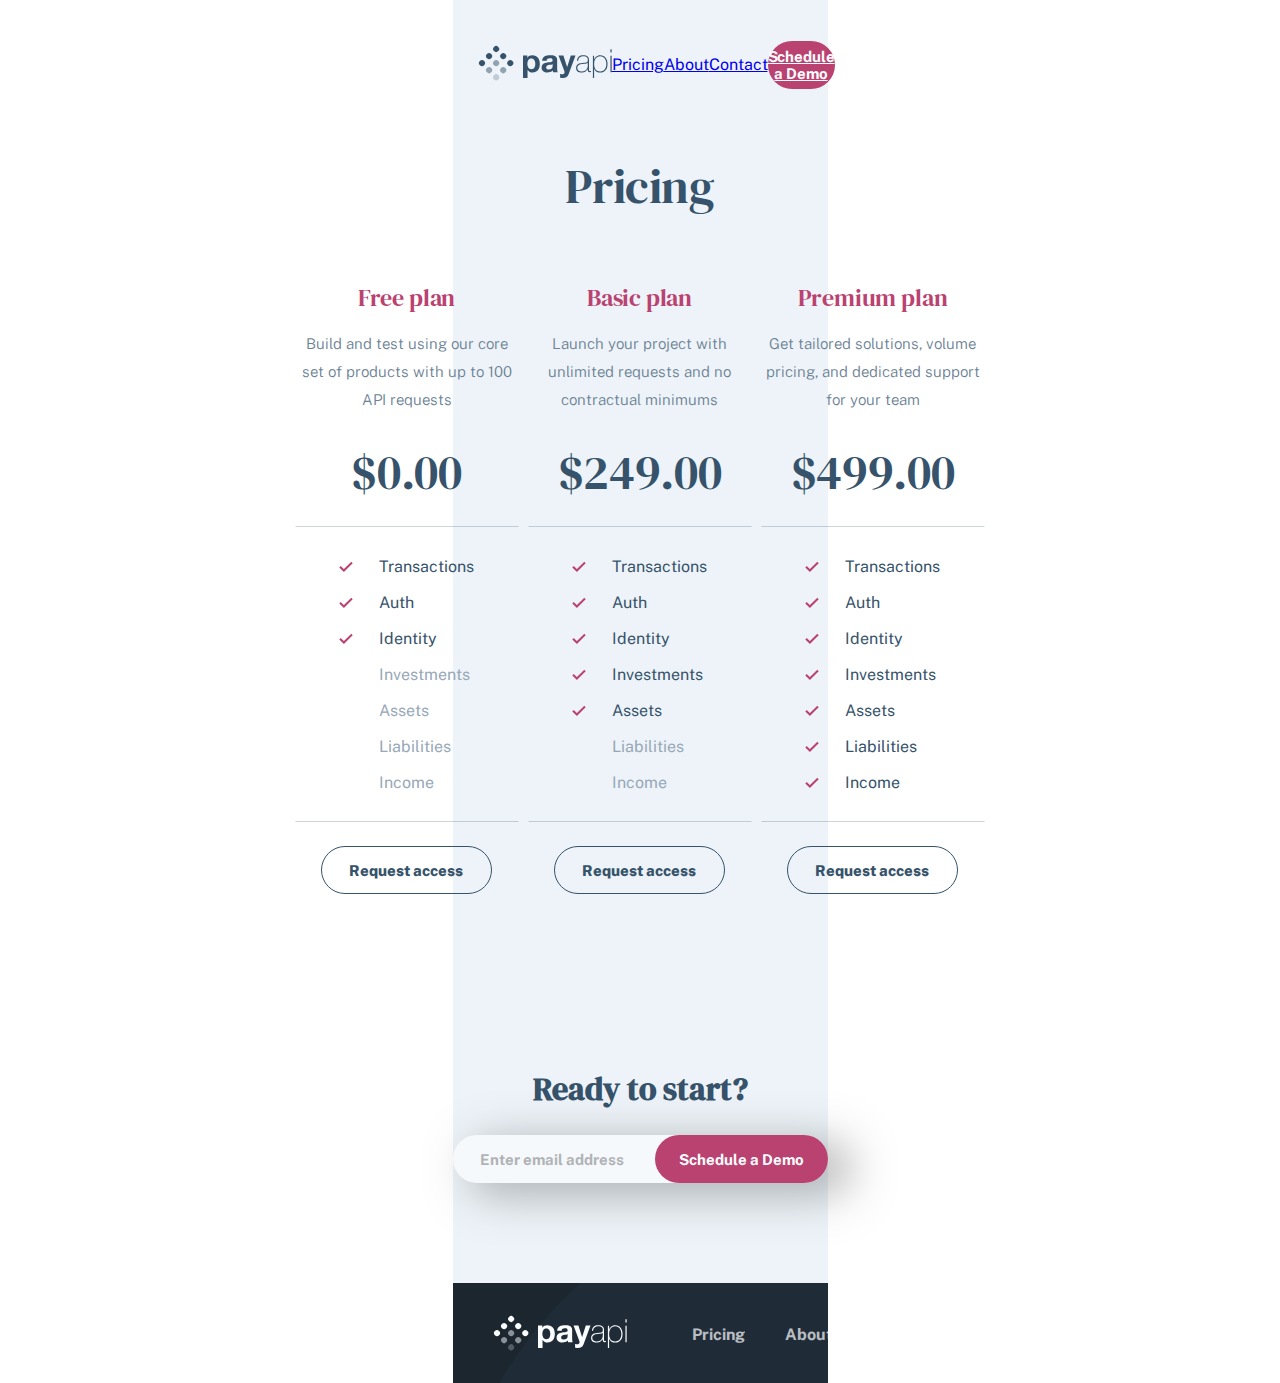
<file: pricing.html>
<!doctype html>
<html lang="en">
	<head>
		<meta charset="UTF-8" />
		<meta name="viewport" content="width=device-width, initial-scale=1.0" />
		<link rel="stylesheet" href="styles.css/variables.css" />
		<link rel="stylesheet" href="styles.css/style.css" />
		<link rel="stylesheet" href="styles.css/header.css" />
		<link rel="stylesheet" href="styles.css/readyToStart.css" />
		<link rel="stylesheet" href="styles.css/footer.css" />
		<link rel="stylesheet" href="styles.css/pricing.css" />
		<script src="task.js" defer></script>
		<title>Pricing | PayAPI</title>
	</head>

	<body>
		<div class="container mobile-page">
			<header class="header">
				<nav class="nav">
					<a href="./index.html" class="header-logo">
						<svg width="135" height="38" xmlns="http://www.w3.org/2000/svg">
							<g fill="currentColor" fill-rule="evenodd">
								<path
									d="M50.544 33.934v-7.84h.064a5.36 5.36 0 002.128 1.84c.864.416 1.808.624 2.832.624 1.216 0 2.277-.235 3.184-.704a6.738 6.738 0 002.272-1.888 8.147 8.147 0 001.36-2.72 11.37 11.37 0 00.448-3.2c0-1.173-.15-2.299-.448-3.376-.299-1.077-.757-2.021-1.376-2.832a6.937 6.937 0 00-2.336-1.952c-.939-.49-2.059-.736-3.36-.736-1.024 0-1.963.203-2.816.608-.853.405-1.557 1.056-2.112 1.952h-.064v-2.112H46v22.336h4.544zm3.808-8.768c-.725 0-1.344-.15-1.856-.448a3.595 3.595 0 01-1.232-1.168 5.044 5.044 0 01-.672-1.68 9.192 9.192 0 01-.208-1.952c0-.683.064-1.344.192-1.984a4.98 4.98 0 01.656-1.696c.31-.49.715-.89 1.216-1.2.501-.31 1.125-.464 1.872-.464.725 0 1.339.155 1.84.464.501.31.912.715 1.232 1.216.32.501.55 1.072.688 1.712.139.64.208 1.29.208 1.952 0 .661-.064 1.312-.192 1.952-.128.64-.347 1.2-.656 1.68-.31.48-.715.87-1.216 1.168-.501.299-1.125.448-1.872.448zm15.882 3.392c1.024 0 2.027-.15 3.008-.448a5.921 5.921 0 002.56-1.568 6.52 6.52 0 00.32 1.6h4.608c-.213-.341-.363-.853-.448-1.536a17.288 17.288 0 01-.128-2.144v-8.608c0-1.003-.224-1.808-.672-2.416a4.603 4.603 0 00-1.728-1.424 7.733 7.733 0 00-2.336-.688 18.543 18.543 0 00-2.528-.176c-.917 0-1.83.09-2.736.272a7.809 7.809 0 00-2.448.912 5.448 5.448 0 00-1.792 1.696c-.47.704-.736 1.59-.8 2.656h4.544c.085-.896.384-1.536.896-1.92.512-.384 1.216-.576 2.112-.576.405 0 .784.027 1.136.08.352.053.661.16.928.32s.48.384.64.672c.16.288.24.677.24 1.168.021.47-.117.827-.416 1.072-.299.245-.704.432-1.216.56-.512.128-1.099.224-1.76.288-.661.064-1.333.15-2.016.256-.683.107-1.36.25-2.032.432a5.735 5.735 0 00-1.792.816c-.523.363-.95.848-1.28 1.456-.33.608-.496 1.381-.496 2.32 0 .853.144 1.59.432 2.208a4.17 4.17 0 001.2 1.536c.512.405 1.11.704 1.792.896a8.127 8.127 0 002.208.288zm1.696-3.008c-.363 0-.715-.032-1.056-.096a2.566 2.566 0 01-.896-.336 1.717 1.717 0 01-.608-.656c-.15-.277-.224-.619-.224-1.024 0-.427.075-.779.224-1.056.15-.277.347-.507.592-.688a2.98 2.98 0 01.864-.432c.33-.107.667-.192 1.008-.256.363-.064.725-.117 1.088-.16.363-.043.71-.096 1.04-.16.33-.064.64-.144.928-.24.288-.096.528-.23.72-.4v1.696c0 .256-.027.597-.08 1.024a3.428 3.428 0 01-.432 1.264c-.235.416-.597.773-1.088 1.072-.49.299-1.184.448-2.08.448zm13.962 8.384c1.557 0 2.773-.288 3.648-.864.874-.576 1.557-1.536 2.048-2.88L98.5 11.598h-4.704L90.18 22.926h-.064l-3.744-11.328H81.54l5.792 15.52c.128.32.192.661.192 1.024 0 .49-.144.939-.432 1.344-.288.405-.731.64-1.328.704-.448.021-.896.01-1.344-.032-.448-.043-.886-.085-1.312-.128v3.744c.469.043.933.08 1.392.112.458.032.922.048 1.392.048zm18.698-5.408c.789 0 1.514-.096 2.176-.288a6.581 6.581 0 001.776-.8c.522-.341.965-.73 1.328-1.168.362-.437.64-.901.832-1.392h.064v.864c0 .341.026.656.08.944.053.288.154.539.304.752.149.213.368.384.656.512.288.128.677.192 1.168.192.34 0 .672-.043.992-.128V26.99a5.835 5.835 0 01-.896.096c-.278 0-.491-.059-.64-.176a.961.961 0 01-.32-.464 2.357 2.357 0 01-.112-.64c-.011-.235-.016-.47-.016-.704v-9.568c0-1.259-.454-2.277-1.36-3.056-.907-.779-2.352-1.168-4.336-1.168-1.984 0-3.515.453-4.592 1.36-1.078.907-1.66 2.267-1.744 4.08h1.216c.085-1.472.58-2.57 1.488-3.296.906-.725 2.096-1.088 3.568-1.088.832 0 1.536.085 2.112.256.576.17 1.045.405 1.408.704.362.299.629.64.8 1.024.17.384.256.8.256 1.248 0 .576-.032 1.056-.096 1.44a1.64 1.64 0 01-.48.944c-.256.245-.635.437-1.136.576-.502.139-1.19.24-2.064.304l-1.888.16c-.662.064-1.35.17-2.064.32-.715.15-1.366.4-1.952.752a4.367 4.367 0 00-1.456 1.44c-.384.608-.576 1.392-.576 2.352 0 1.579.48 2.747 1.44 3.504.96.757 2.314 1.136 4.064 1.136zm.032-1.056c-1.344 0-2.4-.293-3.168-.88-.768-.587-1.152-1.488-1.152-2.704 0-.768.149-1.392.448-1.872.298-.48.688-.859 1.168-1.136a5.213 5.213 0 011.616-.592 20.778 20.778 0 011.792-.272l2.048-.192a16.93 16.93 0 002.032-.288c.608-.128 1.06-.373 1.36-.736v3.072c0 .213-.06.624-.176 1.232-.118.608-.39 1.237-.816 1.888-.427.65-1.046 1.227-1.856 1.728-.811.501-1.91.752-3.296.752zm12.49 6.56v-9.312h.063c.491 1.344 1.27 2.315 2.336 2.912 1.067.597 2.283.896 3.648.896 1.26 0 2.352-.213 3.28-.64a6.254 6.254 0 002.304-1.776c.608-.757 1.062-1.659 1.36-2.704.3-1.045.448-2.197.448-3.456 0-1.152-.149-2.25-.448-3.296-.298-1.045-.752-1.963-1.36-2.752a6.651 6.651 0 00-2.304-1.888c-.928-.47-2.02-.704-3.28-.704-.896 0-1.69.139-2.384.416a6.39 6.39 0 00-1.776 1.04c-.49.416-.885.87-1.184 1.36-.298.49-.512.939-.64 1.344h-.064v-3.776h-1.216V34.03h1.216zm6.047-6.56c-1.152 0-2.117-.208-2.896-.624a5.008 5.008 0 01-1.856-1.664c-.458-.693-.784-1.493-.976-2.4a13.637 13.637 0 01-.288-2.832c0-.981.107-1.925.32-2.832a7.152 7.152 0 011.04-2.416 5.407 5.407 0 011.872-1.696c.768-.427 1.696-.64 2.784-.64 1.11 0 2.054.219 2.832.656a5.599 5.599 0 011.904 1.728c.491.715.854 1.525 1.088 2.432.235.907.352 1.83.352 2.768 0 1.024-.122 1.99-.368 2.896-.245.907-.618 1.701-1.12 2.384a5.487 5.487 0 01-1.92 1.632c-.778.405-1.7.608-2.768.608zm11.498-18.88V5.294h-1.216V8.59h1.216zm0 19.552V11.694h-1.216v16.448h1.216z"
									fill-rule="nonzero"
								/>
								<g>
									<circle transform="rotate(45 19.142 5)" cx="19.142" cy="5" r="3" />
									<circle
										transform="rotate(45 26.213 12.071)"
										cx="26.213"
										cy="12.071"
										r="3"
									/>
									<circle
										transform="rotate(45 33.284 19.142)"
										cx="33.284"
										cy="19.142"
										r="3"
									/>
									<circle
										transform="rotate(45 12.071 12.071)"
										cx="12.071"
										cy="12.071"
										r="3"
									/>
									<circle
										opacity=".5"
										transform="rotate(45 19.142 19.142)"
										cx="19.142"
										cy="19.142"
										r="3"
									/>
									<circle
										opacity=".5"
										transform="rotate(45 26.213 26.213)"
										cx="26.213"
										cy="26.213"
										r="3"
									/>
									<circle transform="rotate(45 5 19.142)" cx="5" cy="19.142" r="3" />
									<circle
										opacity=".5"
										transform="rotate(45 12.071 26.213)"
										cx="12.071"
										cy="26.213"
										r="3"
									/>
									<circle
										opacity=".25"
										transform="rotate(45 19.142 33.284)"
										cx="19.142"
										cy="33.284"
										r="3"
									/>
								</g>
							</g>
						</svg>
					</a>
					<button class="menu-btn" id="openMenu" aria-label="Open menu">
						<img src="assets/shared/mobile/menu.svg" alt="" />
					</button>
					<div class="mobile-menu" id="mobileMenu">
						<button class="close-btn" id="closeMenu" aria-label="Close menu">
							<img src="assets/shared/mobile/close.svg" alt="" />
						</button>
						<hr />
						<a href="./pricing.html">Pricing</a>
						<a href="./about.html">About</a>
						<a href="./contact.html">Contact</a>
						<a href="#" class="cta">Schedule a Demo</a>
					</div>

					<div class="desktop-links">
						<a href="./pricing.html">Pricing</a>
						<a href="./about.html">About</a>
						<a href="./contact.html">Contact</a>
						<a href="#" class="cta">Schedule a Demo</a>
					</div>
				</nav>
			</header>
			<!--- Section 1 start -->
			<section class="pricing">
				<h1>Pricing</h1>
				<!-- Wrapper start -->
				<div>
					<article>
						<header>
							<h2>Free plan</h2>
							<p>
								Build and test using our core set of products with up to 100 API
								requests
							</p>
						</header>
						<div class="kaina_skaiciais"><span>$0.00</span></div>
						<ul class="free">
							<li>Transactions</li>
							<li>Auth</li>
							<li>Identity</li>
							<li>Investments</li>
							<li>Assets</li>
							<li>Liabilities</li>
							<li>Income</li>
						</ul>
						<button class="button">Request access</button>
					</article>
					<article>
						<header>
							<h2>Basic plan</h2>
							<p>
								Launch your project with unlimited requests and no contractual
								minimums
							</p>
						</header>
						<div class="kaina_skaiciais"><span>$249.00</span></div>
						<ul class="basic">
							<li>Transactions</li>
							<li>Auth</li>
							<li>Identity</li>
							<li>Investments</li>
							<li>Assets</li>
							<li>Liabilities</li>
							<li>Income</li>
						</ul>
						<button class="button">Request access</button>
					</article>
					<article>
						<header>
							<h2>Premium plan</h2>
							<p>
								Get tailored solutions, volume pricing, and dedicated support for
								your team
							</p>
						</header>
						<div class="kaina_skaiciais"><span>$499.00</span></div>
						<ul class="premium">
							<li>Transactions</li>
							<li>Auth</li>
							<li>Identity</li>
							<li>Investments</li>
							<li>Assets</li>
							<li>Liabilities</li>
							<li>Income</li>
						</ul>
						<button class="button">Request access</button>
					</article>
				</div>
				<!-- Wrapper end -->
				<!--- Section 1 end -->
			</section>
			<!--- Section 2 start -->
			<section class="ready-section">
				<h3>Ready to start?</h3>
				<form>
					<input type="email" class="email" placeholder="Enter email address" />
					<button class="demobutton">Schedule a Demo</button>
				</form>
			</section>
			<!--- Section 2 end -->
			<!-- Footer starts here -->
			<footer class="footer">
				<nav class="footernav">
					<a href="./index.html" class="footer-logo">
						<svg width="135" height="38" xmlns="http://www.w3.org/2000/svg">
							<g fill="currentColor" fill-rule="evenodd">
								<path
									d="M50.544 33.934v-7.84h.064a5.36 5.36 0 002.128 1.84c.864.416 1.808.624 2.832.624 1.216 0 2.277-.235 3.184-.704a6.738 6.738 0 002.272-1.888 8.147 8.147 0 001.36-2.72 11.37 11.37 0 00.448-3.2c0-1.173-.15-2.299-.448-3.376-.299-1.077-.757-2.021-1.376-2.832a6.937 6.937 0 00-2.336-1.952c-.939-.49-2.059-.736-3.36-.736-1.024 0-1.963.203-2.816.608-.853.405-1.557 1.056-2.112 1.952h-.064v-2.112H46v22.336h4.544zm3.808-8.768c-.725 0-1.344-.15-1.856-.448a3.595 3.595 0 01-1.232-1.168 5.044 5.044 0 01-.672-1.68 9.192 9.192 0 01-.208-1.952c0-.683.064-1.344.192-1.984a4.98 4.98 0 01.656-1.696c.31-.49.715-.89 1.216-1.2.501-.31 1.125-.464 1.872-.464.725 0 1.339.155 1.84.464.501.31.912.715 1.232 1.216.32.501.55 1.072.688 1.712.139.64.208 1.29.208 1.952 0 .661-.064 1.312-.192 1.952-.128.64-.347 1.2-.656 1.68-.31.48-.715.87-1.216 1.168-.501.299-1.125.448-1.872.448zm15.882 3.392c1.024 0 2.027-.15 3.008-.448a5.921 5.921 0 002.56-1.568 6.52 6.52 0 00.32 1.6h4.608c-.213-.341-.363-.853-.448-1.536a17.288 17.288 0 01-.128-2.144v-8.608c0-1.003-.224-1.808-.672-2.416a4.603 4.603 0 00-1.728-1.424 7.733 7.733 0 00-2.336-.688 18.543 18.543 0 00-2.528-.176c-.917 0-1.83.09-2.736.272a7.809 7.809 0 00-2.448.912 5.448 5.448 0 00-1.792 1.696c-.47.704-.736 1.59-.8 2.656h4.544c.085-.896.384-1.536.896-1.92.512-.384 1.216-.576 2.112-.576.405 0 .784.027 1.136.08.352.053.661.16.928.32s.48.384.64.672c.16.288.24.677.24 1.168.021.47-.117.827-.416 1.072-.299.245-.704.432-1.216.56-.512.128-1.099.224-1.76.288-.661.064-1.333.15-2.016.256-.683.107-1.36.25-2.032.432a5.735 5.735 0 00-1.792.816c-.523.363-.95.848-1.28 1.456-.33.608-.496 1.381-.496 2.32 0 .853.144 1.59.432 2.208a4.17 4.17 0 001.2 1.536c.512.405 1.11.704 1.792.896a8.127 8.127 0 002.208.288zm1.696-3.008c-.363 0-.715-.032-1.056-.096a2.566 2.566 0 01-.896-.336 1.717 1.717 0 01-.608-.656c-.15-.277-.224-.619-.224-1.024 0-.427.075-.779.224-1.056.15-.277.347-.507.592-.688a2.98 2.98 0 01.864-.432c.33-.107.667-.192 1.008-.256.363-.064.725-.117 1.088-.16.363-.043.71-.096 1.04-.16.33-.064.64-.144.928-.24.288-.096.528-.23.72-.4v1.696c0 .256-.027.597-.08 1.024a3.428 3.428 0 01-.432 1.264c-.235.416-.597.773-1.088 1.072-.49.299-1.184.448-2.08.448zm13.962 8.384c1.557 0 2.773-.288 3.648-.864.874-.576 1.557-1.536 2.048-2.88L98.5 11.598h-4.704L90.18 22.926h-.064l-3.744-11.328H81.54l5.792 15.52c.128.32.192.661.192 1.024 0 .49-.144.939-.432 1.344-.288.405-.731.64-1.328.704-.448.021-.896.01-1.344-.032-.448-.043-.886-.085-1.312-.128v3.744c.469.043.933.08 1.392.112.458.032.922.048 1.392.048zm18.698-5.408c.789 0 1.514-.096 2.176-.288a6.581 6.581 0 001.776-.8c.522-.341.965-.73 1.328-1.168.362-.437.64-.901.832-1.392h.064v.864c0 .341.026.656.08.944.053.288.154.539.304.752.149.213.368.384.656.512.288.128.677.192 1.168.192.34 0 .672-.043.992-.128V26.99a5.835 5.835 0 01-.896.096c-.278 0-.491-.059-.64-.176a.961.961 0 01-.32-.464 2.357 2.357 0 01-.112-.64c-.011-.235-.016-.47-.016-.704v-9.568c0-1.259-.454-2.277-1.36-3.056-.907-.779-2.352-1.168-4.336-1.168-1.984 0-3.515.453-4.592 1.36-1.078.907-1.66 2.267-1.744 4.08h1.216c.085-1.472.58-2.57 1.488-3.296.906-.725 2.096-1.088 3.568-1.088.832 0 1.536.085 2.112.256.576.17 1.045.405 1.408.704.362.299.629.64.8 1.024.17.384.256.8.256 1.248 0 .576-.032 1.056-.096 1.44a1.64 1.64 0 01-.48.944c-.256.245-.635.437-1.136.576-.502.139-1.19.24-2.064.304l-1.888.16c-.662.064-1.35.17-2.064.32-.715.15-1.366.4-1.952.752a4.367 4.367 0 00-1.456 1.44c-.384.608-.576 1.392-.576 2.352 0 1.579.48 2.747 1.44 3.504.96.757 2.314 1.136 4.064 1.136zm.032-1.056c-1.344 0-2.4-.293-3.168-.88-.768-.587-1.152-1.488-1.152-2.704 0-.768.149-1.392.448-1.872.298-.48.688-.859 1.168-1.136a5.213 5.213 0 011.616-.592 20.778 20.778 0 011.792-.272l2.048-.192a16.93 16.93 0 002.032-.288c.608-.128 1.06-.373 1.36-.736v3.072c0 .213-.06.624-.176 1.232-.118.608-.39 1.237-.816 1.888-.427.65-1.046 1.227-1.856 1.728-.811.501-1.91.752-3.296.752zm12.49 6.56v-9.312h.063c.491 1.344 1.27 2.315 2.336 2.912 1.067.597 2.283.896 3.648.896 1.26 0 2.352-.213 3.28-.64a6.254 6.254 0 002.304-1.776c.608-.757 1.062-1.659 1.36-2.704.3-1.045.448-2.197.448-3.456 0-1.152-.149-2.25-.448-3.296-.298-1.045-.752-1.963-1.36-2.752a6.651 6.651 0 00-2.304-1.888c-.928-.47-2.02-.704-3.28-.704-.896 0-1.69.139-2.384.416a6.39 6.39 0 00-1.776 1.04c-.49.416-.885.87-1.184 1.36-.298.49-.512.939-.64 1.344h-.064v-3.776h-1.216V34.03h1.216zm6.047-6.56c-1.152 0-2.117-.208-2.896-.624a5.008 5.008 0 01-1.856-1.664c-.458-.693-.784-1.493-.976-2.4a13.637 13.637 0 01-.288-2.832c0-.981.107-1.925.32-2.832a7.152 7.152 0 011.04-2.416 5.407 5.407 0 011.872-1.696c.768-.427 1.696-.64 2.784-.64 1.11 0 2.054.219 2.832.656a5.599 5.599 0 011.904 1.728c.491.715.854 1.525 1.088 2.432.235.907.352 1.83.352 2.768 0 1.024-.122 1.99-.368 2.896-.245.907-.618 1.701-1.12 2.384a5.487 5.487 0 01-1.92 1.632c-.778.405-1.7.608-2.768.608zm11.498-18.88V5.294h-1.216V8.59h1.216zm0 19.552V11.694h-1.216v16.448h1.216z"
									fill-rule="nonzero"
								/>
								<g>
									<circle transform="rotate(45 19.142 5)" cx="19.142" cy="5" r="3" />
									<circle
										transform="rotate(45 26.213 12.071)"
										cx="26.213"
										cy="12.071"
										r="3"
									/>
									<circle
										transform="rotate(45 33.284 19.142)"
										cx="33.284"
										cy="19.142"
										r="3"
									/>
									<circle
										transform="rotate(45 12.071 12.071)"
										cx="12.071"
										cy="12.071"
										r="3"
									/>
									<circle
										opacity=".5"
										transform="rotate(45 19.142 19.142)"
										cx="19.142"
										cy="19.142"
										r="3"
									/>
									<circle
										opacity=".5"
										transform="rotate(45 26.213 26.213)"
										cx="26.213"
										cy="26.213"
										r="3"
									/>
									<circle transform="rotate(45 5 19.142)" cx="5" cy="19.142" r="3" />
									<circle
										opacity=".5"
										transform="rotate(45 12.071 26.213)"
										cx="12.071"
										cy="26.213"
										r="3"
									/>
									<circle
										opacity=".25"
										transform="rotate(45 19.142 33.284)"
										cx="19.142"
										cy="33.284"
										r="3"
									/>
								</g>
							</g>
						</svg>
					</a>
					<div class="footer-menu" id="footerMenu">
						<a href="./pricing.html">Pricing</a>
						<a href="./about.html">About</a>
						<a href="./contact.html">Contact</a>
					</div>
				</nav>
				<!-- Social media links start -->
				<div class="footer-links">
					<a href="#">
						<svg width="24" height="24" xmlns="http://www.w3.org/2000/svg">
							<path
								d="M22.675 0H1.325C.593 0 0 .593 0 1.325v21.351C0 23.407.593 24 1.325 24H12.82v-9.294H9.692v-3.622h3.128V8.413c0-3.1 1.893-4.788 4.659-4.788 1.325 0 2.463.099 2.795.143v3.24l-1.918.001c-1.504 0-1.795.715-1.795 1.763v2.313h3.587l-.467 3.622h-3.12V24h6.116c.73 0 1.323-.593 1.323-1.325V1.325C24 .593 23.407 0 22.675 0z"
								fill="currentColor"
								fill-rule="nonzero"
							/>
						</svg>
					</a>
					<a href="#">
						<svg width="24" height="20" xmlns="http://www.w3.org/2000/svg">
							<path
								d="M24 2.557a9.83 9.83 0 01-2.828.775A4.932 4.932 0 0023.337.608a9.864 9.864 0 01-3.127 1.195A4.916 4.916 0 0016.616.248c-3.179 0-5.515 2.966-4.797 6.045A13.978 13.978 0 011.671 1.149a4.93 4.93 0 001.523 6.574 4.903 4.903 0 01-2.229-.616c-.054 2.281 1.581 4.415 3.949 4.89a4.935 4.935 0 01-2.224.084 4.928 4.928 0 004.6 3.419A9.9 9.9 0 010 17.54a13.94 13.94 0 007.548 2.212c9.142 0 14.307-7.721 13.995-14.646A10.025 10.025 0 0024 2.557z"
								fill="currentColor"
								fill-rule="nonzero"
							/>
						</svg>
					</a>
					<a href="#">
						<svg width="24" height="24" xmlns="http://www.w3.org/2000/svg">
							<path
								d="M21.6 0H2.4C1.08 0 0 1.08 0 2.4v19.2C0 22.92 1.08 24 2.4 24h19.2c1.32 0 2.4-1.08 2.4-2.4V2.4C24 1.08 22.92 0 21.6 0zM7.2 20.4H3.6V9.6h3.6v10.8zM5.4 7.56c-1.2 0-2.16-.96-2.16-2.16 0-1.2.96-2.16 2.16-2.16 1.2 0 2.16.96 2.16 2.16 0 1.2-.96 2.16-2.16 2.16zm15 12.84h-3.6v-6.36c0-.96-.84-1.8-1.8-1.8-.96 0-1.8.84-1.8 1.8v6.36H9.6V9.6h3.6v1.44c.6-.96 1.92-1.68 3-1.68 2.28 0 4.2 1.92 4.2 4.2v6.84z"
								fill="currentColor"
								fill-rule="nonzero"
							/>
						</svg>
					</a>
				</div>
				<!-- Social media links end -->
			</footer>
			<!-- Footer ends here -->
		</div>
	</body>
</html>
</file>
<file: styles.css/variables.css>
@import url('https://fonts.googleapis.com/css2?family=DM+Serif+Display:ital@0;1&family=Public+Sans:ital,wght@0,100..900;1,100..900&display=swap');

:root {
    /* Collors */
    --white: #FFFFFF;
    --mirage-blue: #1B262F;
    --san-julian-blue: #36536B;
    --linkwater-white: #FBFCFE;
    --red: #FF0000;
    --dark-pink: #BA4270;
    --dark-grey: #00000080;
    --grey: #36536B40;
    --charm-pink: #DA6D97;    
    --light-grey: #E1E1E1;    
    --light-san-julian-blue: #6C8294;
    --bodylightgrey: #EDF3F8;
    --phonelightgrey: #213648;
    --phonegrey: #454545A6;
    --phonelight: #999999A6;
    --phonewhite: #FFFFFFA6;
    --phonewhiteshade: #FFFFFF00;
    --phoneplaingrey: #BABABA;
    --phonesidegrey: #2E423C;
    --imgtopgrey: #2E3F4D;
    --imgroundblue: #527695;
    --aboutpicturegrey: #D8D8D8;
    
    /* Typography */    
    
    --font-heading: 'DM Serif Display', serif;
    --font-body: 'Public Sans', sans-serif;

    --h1-large-size: 72px;
    --h1-large-line-height: 72px;

    --h1-small-size: 56px;
    --h1-small-line-height: 56px;

    --h2-size: 48px;
    --h2-line-height: 56px;

    --h3-large-size: 32px;
    --h3-large-line-height: 40px;

    --h3-small-size: 18px;
    --h3-small-line-height: 25px;

    --h4-size: 24px;
    --h4-line-height: 32px;

    --body-font-size: 15px;
    --body-line-height: 28px;

    /* Buttons */
    --button-height: 48px;
    --button-radius: 24px;

    --button-pink-bg: var(--dark-pink);
    --button-pink-hover-bg: var(--charm-pink);
    --button-pink-text: var(--white);
    --button-pink-disabled-opacity: 0.5;

    --button-light-bg: transparent;
    --button-light-border: var(--linkwater-white);
    --button-light-hover-bg: var(--white);
    --button-light-text: var(--linkwater-white);
    --button-light-disabled-opacity: 0.5;

    --button-dark-bg: transparent;
    --button-dark-border: var(--san-julian-blue);
    --button-dark-hover-bg: var(--san-julian-blue);
    --button-dark-text: var(--san-julian-blue);
    --button-dark-hover-text: var(--white);
    --button-dark-disabled-opacity: 0.5;

    /* Inputs */
    --input-height: 42px;
    --input-radius: 4px;

    --input-border-color: var(--light-grey);
    --input-focus-border-color: var(--san-julian-blue);
    --input-error-border-color: var(--red);

    --message-font-size: 15px;
    --message-line-height: 25px;

    --checkbox-size: 24px;
    --checkbox-bg: var(--san-julian-blue);
    --checkbox-check-color: var(--white);

    --checkbox-opacity-normal: 0.25;
    --checkbox-opacity-disabled: 0.05;
}
</file>
<file: styles.css/style.css>
* {
    box-sizing: border-box;
}

body {
    margin: 0;
    padding: 0;
}

.container {
    display: flex;
    flex-direction: column;
    align-items: center;
    margin: 0 auto;
    max-width: 375px;
    text-align: center;
    background-color: var(--bodylightgrey);
}
</file>
<file: styles.css/header.css>
.header {
  font-family: var(--font-body);
  background-color: var(--light);
  width: 100%;
  padding: 40.76px 24px 38.45px;
  position: relative;
  z-index: 20;
}

.nav {
  display: flex;
  align-items: center;
  justify-content: space-between;
  width: 100%;
}

.header-logo {
	color: var(--san-julian-blue);
	color: var(--san-julian-blue);
}

.menu-btn {
  background: none;
  border: none;
  cursor: pointer;
  z-index: 1;
}

.desktop-links {
	display: none;
	display: none;
}

.mobile-menu {
	display: flex;
	flex-direction: column;
	position: fixed;
	inset: 0 0 0 auto;
	width: 80%;
	background-color: var(--mirage-blue);
	padding: 24px;
	gap: 32px;
	transform: translateX(100%);
	transition: transform 0.3s ease-in-out;
	z-index: 1000;
	display: flex;
	flex-direction: column;
	position: fixed;
	inset: 0 0 0 auto;
	width: 80%;
	background-color: var(--mirage-blue);
	padding: 24px;
	gap: 32px;
	transform: translateX(100%);
	transition: transform 0.3s ease-in-out;
	z-index: 1000;
}

.mobile-menu.active {
	transform: translateX(0);
	transform: translateX(0);
}

.mobile-menu hr {
  color: var(--linkwater-white);
  width: 84%;
  height: 1px;
  opacity: 0.7;
}

.mobile-menu a {
	color: var(--linkwater-white);
	text-decoration: none;
	font-size: 20px;
	font-weight: 700;
	opacity: 0.7;
	color: var(--linkwater-white);
	text-decoration: none;
	font-size: 20px;
	font-weight: 700;
	opacity: 0.7;
}

.mobile-menu a:hover {
	opacity: 1;
	opacity: 1;
}

.close-btn {
  background: none;
  border: none;
  align-self: flex-end;
  color: var(--linkwater-white);
  opacity: 1;
  padding-top: 24.54px;
}

.close-btn img {
  width: 21.92px;
  height: 21.92px;
}

.cta {
  display: flex;
  justify-content: center;
  align-items: center;
  margin: 0 auto;
  background: var(--dark-pink);
  color: var(--linkwater-white);
  font-size: var(--body-font-size);
  font-weight: 700;
  opacity: 1;
  text-align: center;
  border-radius: 24px;
  border: none;
  letter-spacing: -0.12px;
  height: var(--button-height);
  width: 84%;
}

.cta:hover {
	background-color: var(--charm-pink);
	background-color: var(--charm-pink);
}

@media (min-width: 768px) and (max-width: 1439px) {
	.menu-btn {
		display: none;
	}
  .mobile-menu {
    display: none;
  }
  .desktop-links {
    display: flex;
    justify-content: center;
    align-items: center;
  }
  
}

@media (min-width: 1440px) {
	.menu-btn {
		display: none;
	}
  .mobile-menu {
    display: none;
  }
  .desktop-links {
    display: flex;
    justify-content: center;
    align-items: center;
  }
}
</file>
<file: styles.css/readyToStart.css>
.ready-section {
  display: flex;
  flex-direction: column;
  width: 100%;
  margin-bottom: 80px;
  margin-top: 35px;
}

.ready-section h3 {
  font-family: var(--font-heading);
  font-size: var(--h3-large-size);
  color: var(--san-julian-blue);
  margin-bottom: 21px;
}

.ready-section form {
  display: flex;
  flex-direction: column;
  width: 100%;
  justify-content: center;
  align-items: center;
  gap: 16px;
}

.email,
.demobutton {
  width: 327px;
  height: var(--button-height);
  border-radius: var(--button-radius);
  opacity: 1;
  font-family: var(--font-body);
  font-size: var(--body-font-size);
  font-weight: 700;
  border: none;
  cursor: pointer;
}

.email {
  color: var(--san-julian-blue);
  text-align: left;
  padding-left: 27px;
  opacity: 0.5;
  box-shadow: 20px 9px 41px 5px var(--dark-grey);
}

.demobutton {
  color: var(--linkwater-white);
  text-align: center;
  background: var(--dark-pink);
}

.demobutton:hover {
  background-color: var(--charm-pink);
}

.visually-hidden {
  position: absolute;
  width: 1px;
  height: 1px;
  padding: 0;
  margin: -1px;
  overflow: hidden;
  clip: rect(0 0 0 0);
  white-space: nowrap;
  border: 0;
}

.email:focus-visible,
.demobutton:focus-visible {
  outline: 2px solid #4b6cff;
  outline-offset: 2px;
}


@media (min-width: 768px) and (max-width: 1439px) {
  .ready-section {
    margin-bottom: 0;
  }

  .ready-section h3 {
    margin-bottom: 0;
  }

  .ready-section form {
    flex-direction: row;
    justify-content: center;
    align-items: center;
    width: 445px;
    max-width: 100%;
    padding: 24px 0 100px 0;
    margin: 0 auto;
    gap: 0;
    position: relative;
  }

  .email {
    padding-left: 27px;
    width: 100%;
    position: static;
  }

  .demobutton {
    padding: 0;
    width: 173px;
    align-items: flex-end;
	position: absolute;
	right: 0;
  }
}

@media (min-width: 1440px) {
  .ready-section {
	flex-direction: row;
	justify-content: center;
    margin-bottom: 0;
	width: 1110px;
	height: 68px;
	margin: 105px 165px 80px 165px;
	gap: 220px;
  }

  .ready-section h3 {
	font-size: var(--h2-size);
	line-height: 66px;
	width: 445px;
	margin-top: 0;
  }
  
  .ready-section form {
    flex-direction: row;
    justify-content: center;
    align-items: center;
    width: 445px;
    max-width: 100%;
    padding: 24px 0 100px 0;
    margin: 0 auto;
    gap: 0;
    position: relative;
  }

  .email {
    padding-left: 27px;
    width: 100%;
    position: static;
  }

  .demobutton {
    padding: 0;
    width: 173px;
    align-items: flex-end;
	position: absolute;
	right: 0;
  }
}
</file>
<file: styles.css/footer.css>
.footer {
  display: flex;
  flex-direction: column;
  justify-content: center;
  align-items: center;
  font-family: var(--font-body);
  background-color: var(--mirage-blue);
  width: 100%;
  height: 353px;
  position: relative;
  overflow: hidden;
  opacity: 1;
}

.footernav {
  display: flex;
  flex-direction: column;
  width: 100%;
}

.footer-logo {
  display: flex;
  flex-direction: column;
  justify-content: center;
  align-items: center;
  color: var(--linkwater-white);
  position: relative;
  z-index: 10;
  cursor: pointer;
}

.footer-logo svg {
  display: block;
  pointer-events: none;
}

.footer-menu {
  display: flex;
  flex-direction: column;
  inset: 0 0 0 auto;
  padding: 43.97px 159px;
  gap: 32px;
}

.footer-menu a {
  text-decoration: none;
  color: var(--linkwater-white);
  font-size: var(--body-font-size15);
  font-weight: bold;
  height: 17px;
  opacity: 0.7;
  z-index: 100;
}

.footer-menu a:hover {
  opacity: 1;
}

.footer-links {
  display: flex;
  flex-direction: row;
  justify-content: center;
  align-items: center;
  opacity: 1;
  gap: 24px;
}

.footer-links a {
  color: var(--linkwater-white);
  z-index: 100;
}

.footer-links a:hover {
  color: var(--charm-pink);
}

@media (min-width: 768px) and (max-width: 1439px) {
  .footer {
    position: relative;
    overflow: hidden;
    display: flex;
    flex-direction: row;
    justify-content: space-between;
    align-items: center;
    width: 100%;
    height: 100px;
    padding: 31.76px 40px 31.47px 39.76px;
    gap: 138px;
  }

  .footernav {
    display: flex;
    flex-direction: row;
    justify-content: space-between;
    align-items: center;
    width: 430.24px;
    gap: 64.34px;
  }

  .footer-menu {
    display: flex;
    flex-direction: row;
    width: 100%;
    padding: 0;
    gap: 40px;
  }

  .footer-links {
    width: 120px;
    height: 24px;
  }

  .footer-links a {
    height: 24px;
  }

  .footer::after {
    content: "";
    position: absolute;    
    top: -95%;
    left: 91%;
    width: 768px;
    height: 200px;
    background: url("/assets/shared/desktop/bg-pattern-circle.svg") no-repeat
      top/ cover;
    z-index: 0;
    transform: translateX(-50%) translateX(40px);
  }
}

@media (min-width: 1440px) {
  .footer {
    display: flex;
    flex-direction: row;
    justify-content: space-between;
    align-items: center;
    width: 100%;
    height: 100px;
    padding: 36.29px 165px 31.47px 164.76px;
    gap: 138px;
  }

  .footernav {
    display: flex;
    flex-direction: row;
    justify-content: space-between;
    align-items: center;
    width: 430.24px;
    gap: 64.34px;
  }

  .footer-menu {
    display: flex;
    flex-direction: row;
    width: 100%;
    padding: 0;
    gap: 40px;
  }

  .footer-links {
    width: 120px;
    height: 24px;
  }

  .footer-links a {
    height: 24px;
  }

  .footer::after {
    content: "";
    position: absolute;    
    top: -95%;
    left: 91%;
    width: 768px;
    height: 200px;
    background: url("/assets/shared/desktop/bg-pattern-circle.svg") no-repeat
      top/ cover;
    z-index: 0;
    transform: translateX(-50%) translateX(40px);
  }
}
</file>
<file: styles.css/home.css>
.start_building {
	display: flex;
	flex-direction: column;
	padding-left: 24px;
	padding-right: 24px;
}

.start_building-img-wrapper {
	max-width: 124px;
	max-height: 239px;
	margin: 0 auto;
	order: 1;
}

.start_building-img-wrapper img {
	width: 100%;
	border-radius: 18px;
	box-shadow: 20px 10px 150px 0px rgba(0, 0, 0, 0.28);
}

.start_building-text {
	order: 2;
}

.start_building-text h1 {
	font-size: var(--h3-large-size);
	line-height: var(--h3-large-line-height);
	font-family: var(--font-heading);
	text-align: center;
	letter-spacing: -0.25px;
	margin: 27px 0 13px 0;
	font-weight: 400;
	opacity: 1;
	color: var(--san-julian-blue);
}

.start_building-text form {
	display: flex;
	flex-direction: column;
	gap: 16px;
	width: 100%;
	max-width: 327px;
	margin: 0 auto;
}

.start_building-text form input {
	width: 100%;
	border-radius: 24px;
	padding: 16px 27px;
	font-size: 15px;
	line-height: 17px;
	font-family: var(--font-body);
	font-weight: 700;
	color: var(--san-julian-blue);
	border: none;
	opacity: 0.5;
	box-shadow: 18px 15px 30px 10px rgba(0, 0, 0, 0.278);
}

.start_building-text form button {
	width: 100%;
	opacity: 1;
	letter-spacing: -0.12px;
	font-size: 15px;
	line-height: 17px;
	font-family: var(--font-body);
	font-weight: 700;
	background-color: var(--button-pink-bg);
	color: var(--button-pink-text);
	border-radius: 24px;
	padding-top: 16px;
	padding-bottom: 15px;
	padding-left: 50px;
	padding-right: 46px;
	border: none;
}

.start_building-text p {
	font-size: 15px;
	line-height: 17px;
	font-family: var(--font-body);
	font-weight: 400;
	color: var(--light-san-julian-blue);
	margin: 24px 0 80px 0;
}

.start_building-text p a {
	font-weight: 700;
	color: var(--light-san-julian-blue);
	text-decoration: underline;
}

.work_with {
	padding-left: 24px;
	padding-right: 24px;
	display: flex;
	flex-direction: column;
	background-color: var(--mirage-blue);
}

.work_with-text {
	order: 2;
}
.work_with-text h2 {
	font-size: var(--h3-large-size);
	line-height: var(--h3-large-line-height);
	font-family: var(--font-heading);
	text-align: center;
	letter-spacing: -0.25px;
	font-weight: 400;
	opacity: 1;
	color: var(--linkwater-white);
	margin: 0 0 5px 0;
}

.work_with-text p {
	opacity: 0.7;
	color: var(--linkwater-white);
	font-size: var(--body-font-size);
	line-height: var(--body-line-height);
	letter-spacing: 0;
	font-family: var(--font-body);
	margin: 0;
	font-weight: 200;
}

.work_with-text a {
	border: 1px solid var(--linkwater-white);
	border-radius: 24px;
	opacity: 1;
	font-size: var(--body-font-size);
	line-height: 17px;
	color: var(--linkwater-white);
	padding-top: 16px;
	padding-bottom: 15px;
	padding-left: 31.5px;
	padding-right: 31.5px;
	margin-top: 68px;
	margin-bottom: 80px;
	display: inline-block;
	text-decoration: none;
}

.work_with-logos {
	order: 1;
	margin: 0;
	padding: 0;
	display: grid;
	grid-template-columns: 1fr 1fr;
	column-gap: 10px;
	row-gap: 40px;
	margin-top: 80px;
	margin-bottom: 61.5px;
}

.work_with-logos li {
	list-style: none;
	display: flex;
	align-items: center;
	justify-content: center;
}

.work_with-logos li svg {
	color: var(--white);
	transform: scale(0.8);
}

.easy_implement {
	padding-left: 24px;
	padding-right: 24px;
	margin: 80px 0 0;
}

.easy_implement-img-wrapper {
	max-width: 328px;
	max-height: 209px;
	margin: 0 auto;
}

.easy_implement-img-wrapper img {
	width: 100%;
}

.easy_implement-text h2 {
	font-size: var(--h3-large-size);
	line-height: var(--h3-large-line-height);
	font-family: var(--font-heading);
	text-align: center;
	letter-spacing: -0.28px;
	font-weight: 400;
	opacity: 1;
	color: var(--san-julian-blue);
	margin: 47px 0 12px 0;
}

.easy_implement-text p {
	opacity: 1;
	color: var(--light-san-julian-blue);
	font-size: var(--body-font-size);
	line-height: var(--body-line-height);
	letter-spacing: 0;
	font-family: var(--font-body);
	margin: 0;
	font-weight: 300;
}

.simple {
	padding-left: 24px;
	padding-right: 24px;
	margin-top: 88px;
	margin-bottom: 88px;
}

.simple-img-wrapper {
	max-width: 328px;
	max-height: 290px;
	margin: 0 auto;
}

.simple-img-wrapper img {
	width: 100%;
}

.simple-text h2 {
	font-size: var(--h3-large-size);
	line-height: var(--h3-large-line-height);
	font-family: var(--font-heading);
	text-align: center;
	letter-spacing: -0.28px;
	font-weight: 400;
	opacity: 1;
	color: var(--san-julian-blue);
	margin: 47px 0 12px 0;
}

.simple-text p {
	opacity: 1;
	color: var(--light-san-julian-blue);
	font-size: var(--body-font-size);
	line-height: var(--body-line-height);
	letter-spacing: 0;
	font-family: var(--font-body);
	margin: 0;
	font-weight: 300;
}

.finances {
	padding-left: 24px;
	padding-right: 23px;
	margin: 88px 0 0;
}

.finances div h3 {
	font-size: var(--h3-small-size);
	line-height: var(--h3-small-line-height);
	font-family: var(--font-body);
	color: var(--san-julian-blue);
	text-align: center;
	letter-spacing: -0.14px;
	font-weight: 700;
	opacity: 1;
}

.finances div p {
	font-size: var(--body-font-size);
	line-height: var(--body-line-height);
	font-family: var(--font-body);
	color: var(--light-san-julian-blue);
	letter-spacing: -0.12px;
	margin: 0;
	font-weight: 300;
	margin-bottom: 56px;
	text-align: center;
	opacity: 1;
}

@media (min-width: 768px) and (max-width: 1439px) {
	.start_building {
		padding-left: 116px;
		padding-right: 116px;
	}

	.start_building-img-wrapper {
		max-width: 156px;
		max-height: 299px;
	}

	.start_building-text h1 {
		font-size: var(--h2-size);
		line-height: var(--h2-line-height);
		letter-spacing: -0.37px;
		margin: 54px 0 16px 0;
	}

	.start_building-text form {
		position: relative;
		display: flex;
		flex-direction: row;
		gap: 0;
		max-width: 445px;
		margin: 0 auto;
	}

	.start_building-text form input {
		border-radius: 999px;
		padding: 16px 27px;
		font-size: 15px;
		line-height: 17px;
		font-family: var(--font-body);
		font-weight: 700;
		color: var(--san-julian-blue);
		border: none;
		opacity: 0.5;
		box-shadow: 18px 15px 30px 10px rgba(0, 0, 0, 0.28);
	}

	.start_building-text form button {
		width: auto;
		position: absolute;
		right: 0;
		min-width: 173px;
		max-width: 445px;
		padding: 16px 24px;
	}

	.start_building-text p {
		font-size: 15px;
		line-height: 17px;
		font-family: var(--font-body);
		font-weight: 400;
		color: var(--light-san-julian-blue);
		margin: 16px 0 100px 0;
	}

	.start_building-text p a {
		font-weight: 700;
		color: var(--light-san-julian-blue);
		text-decoration: underline;
	}

	.work_with {
		padding-left: 116px;
		padding-right: 116px;
	}

	.work_with-text {
		padding-left: 39px;
		padding-right: 38px;
	}

	.work_with-text h2 {
		font-size: var(--h2-size);
		line-height: var(--h2-line-height);
		letter-spacing: -0.37px;
		margin: 0 0 8px 0;
	}

	.work_with-logos {
		grid-template-columns: 1fr 1fr 1fr;
		column-gap: 60px;
		row-gap: 39px;
	}

	.work_with-logos li svg {
		transform: scale(1);
	}

	.easy_implement {
		padding-left: 97px;
		padding-right: 98px;
		margin: 100px 0 0;
	}

	.easy_implement-img-wrapper {
		max-width: 392px;
		max-height: 250px;
	}

	.easy_implement-text h2 {
		font-size: var(--h2-size);
		line-height: var(--h2-line-height);
		letter-spacing: -0.37px;
		margin: 54px 0 8px 0;
	}

	.simple {
		padding-left: 97px;
		padding-right: 98px;
		margin: 108px 0 0;
	}
	.simple-img-wrapper {
		max-width: 362px;
		max-height: 320px;
		margin: 0 auto;
	}
	.simple img {
		width: 100%;
	}

	.simple-text h2 {
		font-size: var(--h2-size);
		line-height: var(--h2-line-height);
		letter-spacing: -0.37px;
		margin: 54px 0 8px 0;
	}

	.finances {
		display: flex;
		flex-direction: row;
		padding-left: 39px;
		padding-right: 38px;
		margin: 108px 0 0;
	}
}

@media (min-width: 1440px) {
	.start_building {
		padding-left: 116px;
		padding-right: 116px;
	}

	.start_building-img-wrapper {
		max-width: 156px;
		max-height: 299px;
	}

	.start_building-text h1 {
		font-size: var(--h2-size);
		line-height: var(--h2-line-height);
		letter-spacing: -0.37px;
		margin: 54px 0 16px 0;
	}

	.start_building-text form {
		position: relative;
		display: flex;
		flex-direction: row;
		gap: 0;
		max-width: 445px;
		margin: 0 auto;
	}

	.start_building-text form input {
		border-radius: 999px;
		padding: 16px 27px;
		font-size: 15px;
		line-height: 17px;
		font-family: var(--font-body);
		font-weight: 700;
		color: var(--san-julian-blue);
		border: none;
		opacity: 0.5;
		box-shadow: 18px 15px 30px 10px rgba(0, 0, 0, 0.28);
	}

	.start_building-text form button {
		width: auto;
		position: absolute;
		right: 0;
		min-width: 173px;
		max-width: 445px;
		padding: 16px 24px;
	}

	.start_building-text p {
		font-size: 15px;
		line-height: 17px;
		font-family: var(--font-body);
		font-weight: 400;
		color: var(--light-san-julian-blue);
		margin: 16px 0 100px 0;
	}

	.start_building-text p a {
		font-weight: 700;
		color: var(--light-san-julian-blue);
		text-decoration: underline;
	}

	.work_with {
		padding-left: 116px;
		padding-right: 116px;
	}

	.work_with-text {
		padding-left: 39px;
		padding-right: 38px;
	}

	.work_with-text h2 {
		font-size: var(--h2-size);
		line-height: var(--h2-line-height);
		letter-spacing: -0.37px;
		margin: 0 0 8px 0;
	}

	.work_with-logos {
		grid-template-columns: 1fr 1fr 1fr;
		column-gap: 60px;
		row-gap: 39px;
	}

	.work_with-logos li svg {
		transform: scale(1);
	}

	.easy_implement {
		padding-left: 97px;
		padding-right: 98px;
		margin: 100px 0 0;
	}

	.easy_implement-img-wrapper {
		max-width: 392px;
		max-height: 250px;
	}

	.easy_implement-text h2 {
		font-size: var(--h2-size);
		line-height: var(--h2-line-height);
		letter-spacing: -0.37px;
		margin: 54px 0 8px 0;
	}

	.simple {
		padding-left: 97px;
		padding-right: 98px;
		margin: 108px 0 0;
	}
	.simple-img-wrapper {
		max-width: 362px;
		max-height: 320px;
		margin: 0 auto;
	}
	.simple img {
		width: 100%;
	}

	.simple-text h2 {
		font-size: var(--h2-size);
		line-height: var(--h2-line-height);
		letter-spacing: -0.37px;
		margin: 54px 0 8px 0;
	}

	.finances {
		display: flex;
		flex-direction: row;
		padding-left: 39px;
		padding-right: 38px;
		margin: 108px 0 0;
	}
}
</file>
<file: styles.css/about.css>
.empower {
  display: flex;
  flex-direction: column;
  justify-content: center;
  align-items: center;
  width: 100%;
  padding: 0 24px;
  text-align: center;
  row-gap: 44px;
}

h1 {
  font-family: var(--font-heading);
  font-size: var(--h3-large-size);
  font-weight: 400;
  color: var(--san-julian-blue);
  line-height: 36px;
  margin: auto;
  width: 327px;
}

h2 {
  font-family: var(--font-heading);
  font-size: var(--h4-size);
  font-weight: 400;
  color: var(--san-julian-blue);
  margin: 0;
  padding-bottom: 8px;
}

.about-text {
  font-family: var(--font-body);
  font-size: var(--body-font-size);
  font-weight: 500;
  color: var(--light-san-julian-blue);
  line-height: var(--body-line-height);
  margin: 0;
  padding-bottom: 19px;
  width: 327px;
}

.statistics {
  display: flex;
  flex-direction: column;
  width: 100%;
  padding-left: 0;
  padding-right: 0;
  padding-top: 65px;
  padding-bottom: 48px;
  margin-bottom: 5px;
  gap: 13px;
}

.statistics .mobile-about-image {
  width: 100%;
  height: 300px;
  object-fit: cover;
}

.line-tablet,
.statistics .tablet-about-image,
.statistics .desktop-about-image {
  display: none;
}

.line-mobile {
  width: 87.2%;
  height: 1px;
  color: var(--light-san-julian-blue);
  margin-top: 48px;
  margin-bottom: 4px;
  opacity: 0.25;
}

.stat-name {
  font-family: var(--font-body);
  font-size: 16px;
  font-weight: 500;
  color: var(--san-julian-blue);
  line-height: var(--body-line-height);
  margin: 0;
  padding-top: 13px;
  padding-bottom: 21px;
  opacity: 0.7;
}

.number {
  font-family: var(--font-heading);
  font-size: var(--h1-small-size);
  font-weight: 400;
  color: var(--dark-pink);
  height: 77px;
  margin: 0;
}

.statistics hr:last-child {
  margin-top: 0;
}

@media (min-width: 768px) and (max-width: 1439px) {
  .empower {
    padding-right: 0;
    padding-left: 0;;
  }
  
  h1 {
    font-family: var(--font-heading);
    font-size: var(--h2-size);
    font-weight: 400;
    letter-spacing: -0.37px;
    color: var(--san-julian-blue);
    line-height: 56px;
    margin: auto;
    width: 573px;
  }

  .about {
    display: flex;
    align-items: flex-start;
    max-width: 689px;
    width: 100%;
    margin: 0 auto;
  }

  h2 {
    flex: 0 0 223px;        
    width: 203px;
    margin: 0;
  }

  .about-text {
   flex: 0 0 485px;       
    max-width: 485px;
    margin-left: 2px;      
    margin-top: 0;
    margin-right: 40px;
    padding: 0;
    line-height: 28px;
    text-align: left;
  }

  .statistics {
    gap: 0;
    width: 100%;
    margin: 0;
    padding-top: 72px;
    padding-bottom: 62px;
  }

  .statistics .mobile-about-image {
    display: none;
  }

  .statistics .tablet-about-image {
    display: block;
    width: 100%;
    height: 267px;
    object-fit: cover;
    padding-bottom: 63px;
  }

  .displayed-row {
    display: flex;
    justify-content: space-evenly;
    align-items: center;
    width: 100%;
    height: 136px;
    margin: 0;
    padding-left: 39px;
  }

  .stat-group {
    max-width: 223px;
    width: 100%;
    margin: 0;
    text-align: left;
  }

  .line-mobile {
    display: none;
  }

  .line-tablet {
    display: block;
    width: 223px;
    height: 1px;
    color: var(--light-san-julian-blue);
    margin: 0;
    opacity: 0.25;
  }

  .stat-name {
    padding-top: 17px;
  }

  .about:last-child {
    padding-bottom: 58px;
  }
}

@media (min-width: 1440px) {
  .empower {
    padding-right: 0;
    padding-left: 0;
  }

  h1 {
    font-family: var(--font-heading);
    font-size: var(--h1-small-size);
    font-weight: 400;
    letter-spacing: -0.43px;
    color: var(--san-julian-blue);
    line-height: 56px;
    margin-left: 260px;
    width: 730px;
    height: 189px;
    text-align: left;
  }

  .about {
    display: flex;
    align-items: flex-start;
    max-width: 920px;
    width: 100%;
    margin-left: 0;
  }

  h2 {
    flex: 0 0 285px;
    width: 285px;
    text-align: left;
    font-size: var(--h3-large-size);
  }

  .about-text {
    flex: 0 0 635px;
    max-width: 635px;
    margin-left: 0;
    margin-top: 0;
    margin-right: 0;
    padding: 0;
    line-height: 28px;
    text-align: left;
    letter-spacing: -0.3px;
  }

  .statistics {
    gap: 0;
    width: 100%;
    margin: 0;
    padding-top: 72px;
    padding-bottom: 62px;
  }

  .statistics .mobile-about-image {
    display: none;
  }

  .statistics .tablet-about-image {
    display: none;
  }

  .statistics .desktop-about-image {
    display: block;
    width: 100%;
    height: 500px;
    object-fit: cover;
    margin-bottom: 72px;
  }

  .middle::after {
    content: "";
    position: absolute;
    top: 572px;
    left: -520px;
    width: 780px;
    height: 780px;
    background: url("/assets/shared/desktop/bg-pattern-circle.svg") no-repeat left/ cover;
    z-index: 0;
  }

  .displayed-row {
    display: flex;
    justify-content: flex-start;
    align-items: center;
    width: 100%;
    height: 136px;
    margin-left: 165px;
    gap: 30px;
  }

  .stat-group {
    max-width: 350px;
    width: 100%;
    margin: 0;
    text-align: left;
  }

  .line-mobile {
    display: none;
  }

  .line-tablet {
    display: block;
    width: 350px;
    height: 1px;
    color: var(--light-san-julian-blue);
    margin: 0;
    opacity: 0.25;
  }

  .stat-name {
    padding-top: 17px;
  }

  .about:last-child {
    padding-bottom: 3px;
  }
}
</file>
<file: styles.css/contact.css>
.contact {
    display: flex;
    flex-direction: column;
    width: 100%;
    padding: 0 24px;
}

h1 {
    font-family: var(--font-heading);
    font-size: var(--h3-large-size);
    color: var(--san-julian-blue);
    letter-spacing: -0.24px;
    height: 116px;
    margin-top: 14.45px;
}

.submit {
    display: flex;
    flex-direction: column;
}

.contact-form {
    display: flex;
    flex-direction: column;
    height: 499px;
}

.contact-form input,
.contact-form textarea,
.contact-form button {
    background-color: var(--bodylightgrey);
    font-family: var(--font-body);
    font-size: var(--body-font-size);
    color: var(--san-julian-blue);
    font-weight: 400;
    opacity: 0.5;
    padding-left: 20px;
}

.contact-form input,
.contact-form textarea {
    border: none;
    border-bottom: 1px solid var(--san-julian-blue);
    margin-top: 24px;
}

.contact-form input {
    height: var(--input-height);
    padding-bottom: 22px;
}

.contact-form textarea {
    height: 89px;
}

.check {
    display: flex;
    justify-content: center;
    align-items: center;
    padding-left: 0;
    gap: 26px;
    padding-top: 24px;
    padding-bottom: 29px;
}

.check .updates {
    appearance: none;
    width: 24px;
    height: 24px;
    background: var(--san-julian-blue);
    opacity: 0.25;
    border: none;
}

label {
    color: var(--san-julian-blue);
    font-family: var(--font-body);
    font-size: var(--body-font-size);
    text-align: left;
    letter-spacing: -0.12px;
    height: 45px;
}

.submit button {
    width: 152px;
    height: var(--button-height);
    border-radius: var(--button-radius);
    color: var(--san-julian-blue);
    font-family: var(--font-body);
    font-size: var(--body-font-size);
    font-weight: 700;
    text-align: center;
    letter-spacing: -0.12px;
    opacity: 1;
    padding-left: 51px;
    padding-right: 49px;
}

.join {    
    width: 100%;
    padding-top: 87px;
}

h2 {
    font-family: var(--font-heading);
    font-size: var(--h4-size);
    color: var(--san-julian-blue);
    opacity: 0.75;
    margin-top: 0;  
    margin-bottom: 0; 
    padding-bottom: 29.87px; 
    letter-spacing: 32;
    width: 327px;
}

.brands {
    width: 100%;
    height: 154px;
    display: flex;
    flex-direction: column;
    align-items: center;
    justify-content: center;
    margin: 0;
    row-gap: 35px;
    
    padding-right:24px;
}
.row1, .row2, .row3 {
    display: flex;
    justify-content: space-between;
    align-items: center;
    line-height: 26px;
    width: 100%;    
}

.row1 {
    padding-top: 5.87px;
    height: 26px;
    gap: 40px;
}
.row2 { 
    gap: 40px;
    height: 22px;
}
.row3 {
    gap: 71.54px;
    height: 27px;
}

svg {
    transform: scale(0.85);
    overflow: visible;
}
</file>
<file: styles.css/pricing.css>
.pricing {
	padding-left: 24px;
	padding-right: 24px;
	margin-bottom: 83px;
	text-align: center;
}

.pricing h1 {
	font-size: var(--h2-small-size);
	line-height: var(--h2-small-line-height);
	font-family: var(--font-heading);
	font-weight: 400;
	color: var(--san-julian-blue);
	letter-spacing: -0.25px;
	opacity: 1;
	margin-top: 19px;
	margin-bottom: 0;
}

.pricing > div {
	max-width: 327px;
	margin-inline: auto;
}

.pricing article {
	position: relative;
}

article header h2 {
	font-family: var(--font-heading);
	font-weight: 400;
	color: var(--dark-pink);
	text-align: center;
	letter-spacing: -0.18px;
	font-size: var(--h4-size);
	opacity: 1;
	margin-top: 55px;
	margin-inline: auto;
	margin-bottom: 9px;
}

article:first-of-type header h2 {
	margin: 44px auto 9px auto;
}

p {
	opacity: 1;
	color: var(--light-san-julian-blue);
	font-size: var(--body-font-size);
	line-height: var(--body-line-height);
	letter-spacing: 0;
	font-family: var(--font-body);
	margin-top: 0;
	margin-bottom: 0;
	margin-inline: auto;
	font-weight: 300;
	text-align: center;
	width: 327px;
}

.kaina_skaiciais {
	font-family: var(--font-heading);
	color: var(--san-julian-blue);
	text-align: center;
	letter-spacing: -0.43px;
	font-size: var(--h1-small-size);
	line-height: var(--h1-large-line-height);
	opacity: 1;
	margin-top: 30px;
	margin-bottom: 30px;
	margin-inline: auto;
}

.button {
	display: inline-flex;
	align-items: center;
	justify-content: center;
	height: var(--button-height);
	padding: 0 28px 0 27px;
	background-color: var(--button-dark-bg);
	color: var(--button-dark-text);
	border-radius: var(--button-radius);
	border: 1px solid var(--san-julian-blue);
	font-family: var(--font-body);
	font-size: var(--body-font-size);
	font-weight: 800;
	text-decoration: none;
	text-align: center;
	line-height: 17px;
	margin-top: 56px;
}

section article ul {
	text-align: left;
	display: flex;
	flex-direction: column;
	padding-left: 0;
	margin: 0 auto;
	width: fit-content;
}

.pricing article::before,
.pricing article::after {
	content: '';
	position: absolute;
	left: 50%;
	transform: translateX(-50%);
	width: 100%;
	height: 1px;
	background: var(--grey);
}

.pricing article::before {
	top: 202px;
}

.pricing article::after {
	bottom: 72px;
}

.free li:nth-of-type(-n + 3):before {
	content: url(../assets/shared/desktop/icon-check.svg);
	display: inline-block;
	width: 1em;
	margin-right: 24px;
}

.free li:nth-of-type(n + 4) {
	color: #97a8b7;
}

.free li:nth-of-type(n + 4):before {
	content: '';
	display: inline-block;
	width: 1em;
	margin-right: 24px;
	color: #97a8b7;
}

.basic li:nth-of-type(-n + 5):before {
	content: url(../assets/shared/desktop/icon-check.svg);
	display: inline-block;
	width: 1em;
	margin-right: 24px;
}

.basic li:nth-of-type(n + 6) {
	color: #97a8b7;
}

.basic li:nth-of-type(n + 6):before {
	content: '';
	display: inline-block;
	width: 1em;
	margin-right: 24px;
	color: #97a8b7;
}

.premium li:nth-of-type(-n + 7):before {
	content: url(../assets/shared/desktop/icon-check.svg);
	display: inline-block;
	width: 1em;
	margin-right: 24px;
}

li {
	font-family: var(--font-body);
	font-size: 16px;
	line-height: var(--body-line-height);
	color: var(--san-julian-blue);
	margin-bottom: 12px;
	letter-spacing: 0px;
	opacity: 1;
	list-style: none;
	height: 21px;
}

li:last-of-type {
	margin-bottom: 0;
}

@media (min-width: 768px) and (max-width: 1439px) {
	.pricing {
		padding-left: 39px;
		padding-right: 40px;
		margin-bottom: 106px;
	}

	.pricing > div {
		display: flex;
		flex-direction: row;
		justify-content: center;
		margin-top: 57px;
		gap: 10px;
	}

	.pricing h1 {
		margin-top: 31px;
		font-size: var(--h2-size);
		line-height: var(--h2-line-height);
		letter-spacing: -0.37px;
		height: 66px;
	}

	article header h2 {
		margin: 0;
	}

	article:first-of-type header h2 {
		margin: 0;
	}

	p {
		width: 223px;
		height: 76px;
		margin-top: 16px;
	}

	.kaina_skaiciais {
		letter-spacing: -0.37px;
		font-size: var(--h2-size);
		line-height: var(--h1-large-line-height);
		margin-top: 30px;
		margin-bottom: 49px;
		height: 68px;
	}

	.button {
		display: inline-flex;
		align-items: center;
		justify-content: center;
		height: var(--button-height);
		padding: 0 28px 0 27px;
		background-color: var(--button-dark-bg);
		color: var(--button-dark-text);
		border-radius: var(--button-radius);
		border: 1px solid var(--san-julian-blue);
		font-family: var(--font-body);
		font-size: var(--body-font-size);
		font-weight: 800;
		text-decoration: none;
		text-align: center;
		line-height: 17px;
		margin-top: 56px;
	}

	section article ul {
		text-align: left;
		display: flex;
		flex-direction: column;
		padding-left: 0;
		margin: 0 auto;
		width: fit-content;
	}

	.pricing article::before,
	.pricing article::after {
		content: '';
		position: absolute;
		left: 50%;
		transform: translateX(-50%);
		width: 100%;
		height: 1px;
		background: var(--grey);
	}

	.pricing article::before {
		top: 245px;
	}

	.pricing article::after {
		bottom: 72px;
	}

	.free li:nth-of-type(-n + 3):before {
		content: url(../assets/shared/desktop/icon-check.svg);
		display: inline-block;
		width: 1em;
		margin-right: 24px;
	}

	.free li:nth-of-type(n + 4) {
		color: #97a8b7;
	}

	.free li:nth-of-type(n + 4):before {
		content: '';
		display: inline-block;
		width: 1em;
		margin-right: 24px;
		color: #97a8b7;
	}

	.basic li:nth-of-type(-n + 5):before {
		content: url(../assets/shared/desktop/icon-check.svg);
		display: inline-block;
		width: 1em;
		margin-right: 24px;
	}

	.basic li:nth-of-type(n + 6) {
		color: #97a8b7;
	}

	.basic li:nth-of-type(n + 6):before {
		content: '';
		display: inline-block;
		width: 1em;
		margin-right: 24px;
		color: #97a8b7;
	}

	.premium li:nth-of-type(-n + 7):before {
		content: url(../assets/shared/desktop/icon-check.svg);
		display: inline-block;
		width: 1em;
		margin-right: 24px;
	}

	li {
		margin-bottom: 15px;
		height: 21px;
	}

	li:last-of-type {
		margin-bottom: 0;
	}
}

@media (min-width: 1440px) {
	.pricing {
		padding-left: 165px;
		padding-right: 165px;
		margin-bottom: 100px;
		margin-top: 47.53px;
		text-align: left;
	}

	.pricing > div {
		display: flex;
		flex-direction: row;
		justify-content: center;
		align-items: center;
		margin-top: 60px;
		gap: 30px;
		height: 575px;
		max-width: 1110px;
		margin-inline: auto;
	}

	.pricing h1 {
		margin-top: 0px;
		text-align: left;
		font-size: var(--h1-small-size);
		line-height: var(--h2-line-height);
		letter-spacing: -0.37px;
		height: 77px;
		max-width: 1110px;
		margin-inline: auto;
	}

	article header h2 {
		margin-top: 0;
		margin-bottom: 5px;
		text-align: left;
		font-size: var(--h3-large-size);
		line-height: var(--h3-large-line-height);
		height: 44px;
	}

	article:first-of-type header h2 {
		margin-top: 0;
		margin-bottom: 5px;
		text-align: left;
	}

	p {
		width: 350px;
		height: 48px;
		margin-top: 0;
		text-align: left;
	}

	.kaina_skaiciais {
		letter-spacing: -0.43px;
		font-size: var(--h1-small-size);
		line-height: var(--h1-large-line-height);
		margin-top: 30px;
		margin-bottom: 30px;
		height: 77px;
		text-align: left;
	}

	.button {
		display: inline-flex;
		align-items: center;
		justify-content: center;
		height: var(--button-height);
		padding: 0 28px 0 27px;
		background-color: var(--button-dark-bg);
		color: var(--button-dark-text);
		border-radius: var(--button-radius);
		border: 1px solid var(--san-julian-blue);
		font-family: var(--font-body);
		font-size: var(--body-font-size);
		font-weight: 800;
		text-decoration: none;
		text-align: center;
		line-height: 17px;
		margin-top: 56px;
	}

	section article ul {
		text-align: left;
		display: flex;
		flex-direction: column;
		padding-left: 0;
		margin: 0;
		width: fit-content;
	}

	.pricing article::before,
	.pricing article::after {
		content: '';
		position: absolute;
		left: 50%;
		transform: translateX(-50%);
		width: 100%;
		height: 1px;
		background: var(--grey);
	}

	.pricing article::before {
		top: 209px;
	}

	.pricing article::after {
		bottom: 72px;
	}

	.free li:nth-of-type(-n + 3):before {
		content: url(../assets/shared/desktop/icon-check.svg);
		display: inline-block;
		width: 1em;
		margin-right: 24px;
	}

	.free li:nth-of-type(n + 4) {
		color: #97a8b7;
	}

	.free li:nth-of-type(n + 4):before {
		content: '';
		display: inline-block;
		width: 1em;
		margin-right: 24px;
		color: #97a8b7;
	}

	.basic li:nth-of-type(-n + 5):before {
		content: url(../assets/shared/desktop/icon-check.svg);
		display: inline-block;
		width: 1em;
		margin-right: 24px;
	}

	.basic li:nth-of-type(n + 6) {
		color: #97a8b7;
	}

	.basic li:nth-of-type(n + 6):before {
		content: '';
		display: inline-block;
		width: 1em;
		margin-right: 24px;
		color: #97a8b7;
	}

	.premium li:nth-of-type(-n + 7):before {
		content: url(../assets/shared/desktop/icon-check.svg);
		display: inline-block;
		width: 1em;
		margin-right: 24px;
	}

	li {
		margin-bottom: 15px;
		height: 21px;
	}

	li:last-of-type {
		margin-bottom: 0;
	}
}
</file>
